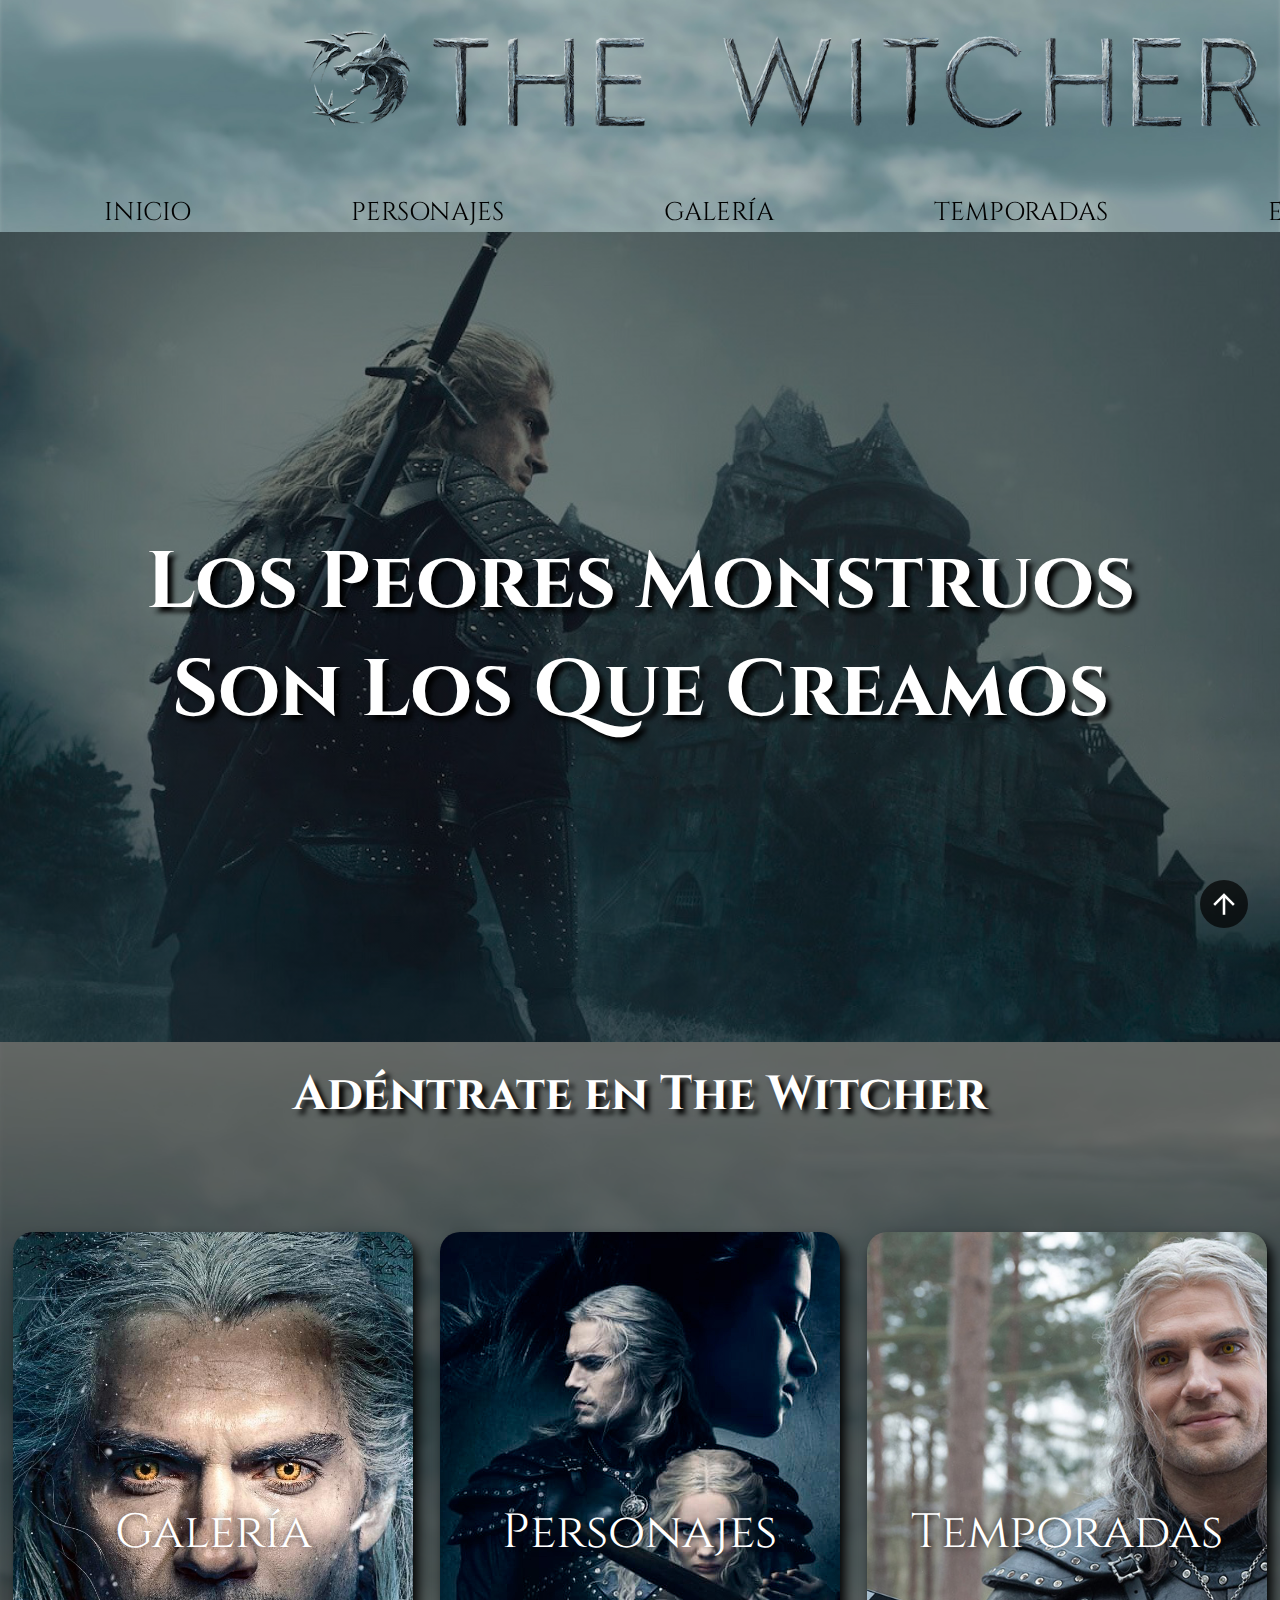
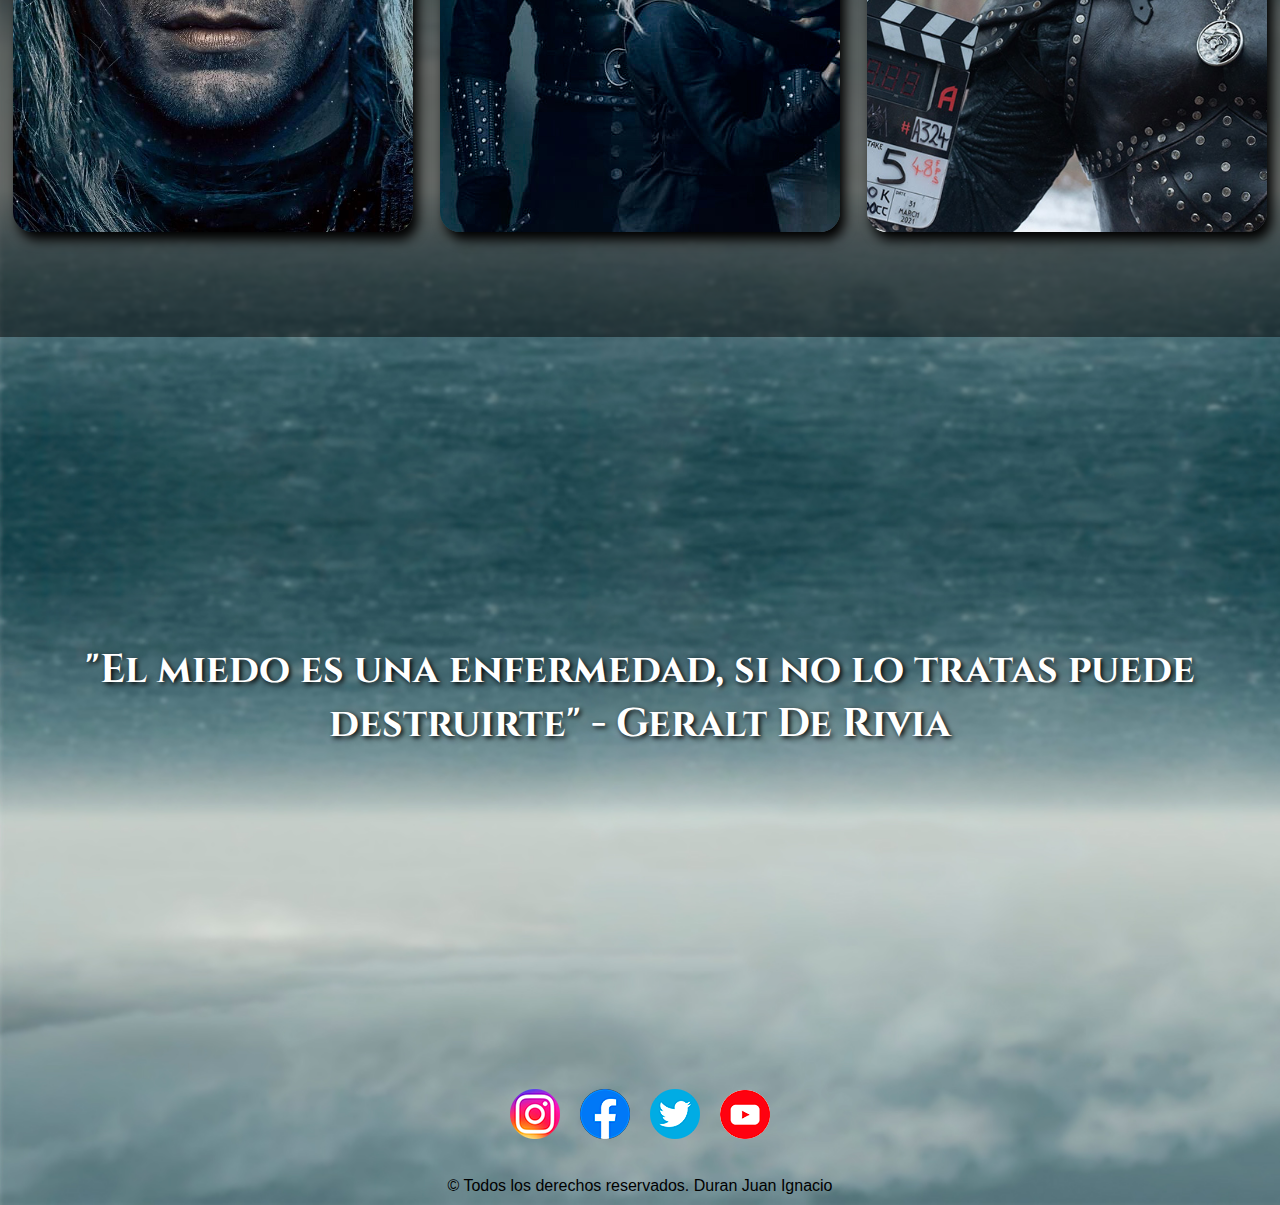
<file: index.html>
<!DOCTYPE html>
<html lang="es">
<head>
    <meta charset="UTF-8">
    <meta http-equiv="X-UA-Compatible" content="IE=edge">
    <meta name="viewport" content="width=device-width, initial-scale=1.0">
    <link href="https://fonts.googleapis.com/css2?family=Rubik&display=swap" rel="stylesheet">
    <link rel="stylesheet" href="https://cdnjs.cloudflare.com/ajax/libs/font-awesome/4.7.0/css/font-awesome.min.css">
    <link rel="stylesheet" href="css/estilos.css">
    <link href="css/lightbox.css" rel="stylesheet" />
    <link rel="preconnect" href="https://fonts.googleapis.com">
    <link rel="preconnect" href="https://fonts.gstatic.com" crossorigin>
    <link href="https://fonts.googleapis.com/css2?family=Cinzel:wght@400..900&display=swap" rel="stylesheet">
    <link href="https://fonts.googleapis.com/css2?family=Material+Symbols+Outlined" rel="stylesheet" />
    <link href='https://unpkg.com/boxicons@2.1.4/css/boxicons.min.css' rel='stylesheet'>
    <link rel="stylesheet" href="https://cdnjs.cloudflare.com/ajax/libs/font-awesome/4.7.0/css/font-awesome.min.css">
    <link rel="icon" type="image/png" sizes="16x16" href="imagenes/favicon2.png">
    <title>The Witcher</title>
</head>
<body>
    <header>
        
        <div class="logo">
            <a href="index.html" class="nav-branding"><img src="imagenes/logo.png" alt="Logo The Witcher"></a>
        </div> 

        <a href="javascript:void(0);" class="icon" onclick="myFunction()"><i class="fa fa-bars"></i></a>
        <nav class="nav-bar" id="menu_bar">
           <ul class="nav-menu">
                <li class="nav-item"><a href="index.html" class="nav-link">INICIO</a></li>
                <li class="nav-item"><a href="personajes.html" class="nav-link">PERSONAJES</a></li>
                <li class="nav-item"><a href="galeria.html" class="nav-link">GALERÍA</a></li>
                <li class="nav-item"><a href="temporadas.html" class="nav-link">TEMPORADAS</a></li>
                <li class="nav-item"><a href="extras.html" class="nav-link">EXTRAS</a></li>
                <li class="nav-item"><a href="contacto.html" class="nav-link">CONTACTO</a></li>
            </ul>
        </nav>
    </header>


      <section id="inicio">  
       <div class="primero">
            <h1>Los Peores Monstruos<br>Son Los Que Creamos</h1>
        </div>  
    </section>

    <!--<section id="introduccion">
        <div class="container">
            <div class="contenedor-imagen"></div>
                <div class="texto">
                <h2>GERALT</h2>
                <p>¡Llegó el momento de la espada y el Hacha!<br>¡Llegó el momento de la Locura y el Desdén!</p>
            </div>
        </div> 
    </section> -->


    <section id="contenido">
        <div class="container">
            <h2 class="titulo">Adéntrate en The Witcher</h2>
            <div class="divisiones">
                   
                        <div class="carta">
                            
                            <a href="galeria.html" class="link-galeria"><img src="imagenes/frente2.jpg" alt="Link a galeria"></a>
                            <p>Galería</p>
                        </div>
                        <div class="carta">
                            <a href="personajes.html" class="link-galeria"><img src="imagenes/gcy.jpg" alt="Link a galeria"></a>
                            <p>Personajes</p>
                        </div>
                        <div class="carta">
                            <a href="temporadas.html" class="link-galeria"><img src="imagenes/extras.jpg" alt="Link a galeria"></a>
                            <p>Temporadas</p>
                        </div>
                    
            </div>
        </div>
    </section>

    <section id="frase">
        <h2>"El miedo es una enfermedad, si no lo tratas puede destruirte" - Geralt De Rivia</h2>
    </section>

    <footer>
        
        <div class="container">
            <a href="https://www.instagram.com/witchernetflix?utm_source=ig_web_button_share_sheet&igsh=ZDNlZDc0MzIxNw==" target="_blank"><img src="imagenes/redes/instagram_mobile.png" alt="Instagram"></a>
            <a href="https://www.facebook.com/TheWitcherEnNetflix/?brand_redir=229625047732276&locale=es_LA" target="_blank"><img src="imagenes/redes/facebook_mobile.png" alt="Facebook"></a>
            <a href="https://x.com/witchernetflix?lang=es" target="_blank"><img src="imagenes/redes/twitter_mobile.png" alt="Twitter"></a>
            <a href="https://www.youtube.com/@Netflix/search?query=the%20witcher" target="_blank"><img src="imagenes/redes/youtube_mobile.png" alt="Youtube"></a>
        </div>
        <p>&copy; Todos los derechos reservados. Duran Juan Ignacio</p>
    </footer>
    <a href="#" class="back-to-top">
        <span class="material-icons">arrow_upward</span>
    </a>
    <script type="text/javascript">
        function myFunction() {
          var x = document.getElementById("menu_bar");
          if (x.className === "") {
            x.className += " responsive";
          } else {
            x.className = "";
          }
        }
    </script>
    <script src="js/lightbox-plus-jquery.min.js"></script>
</body>
</html>
</file>
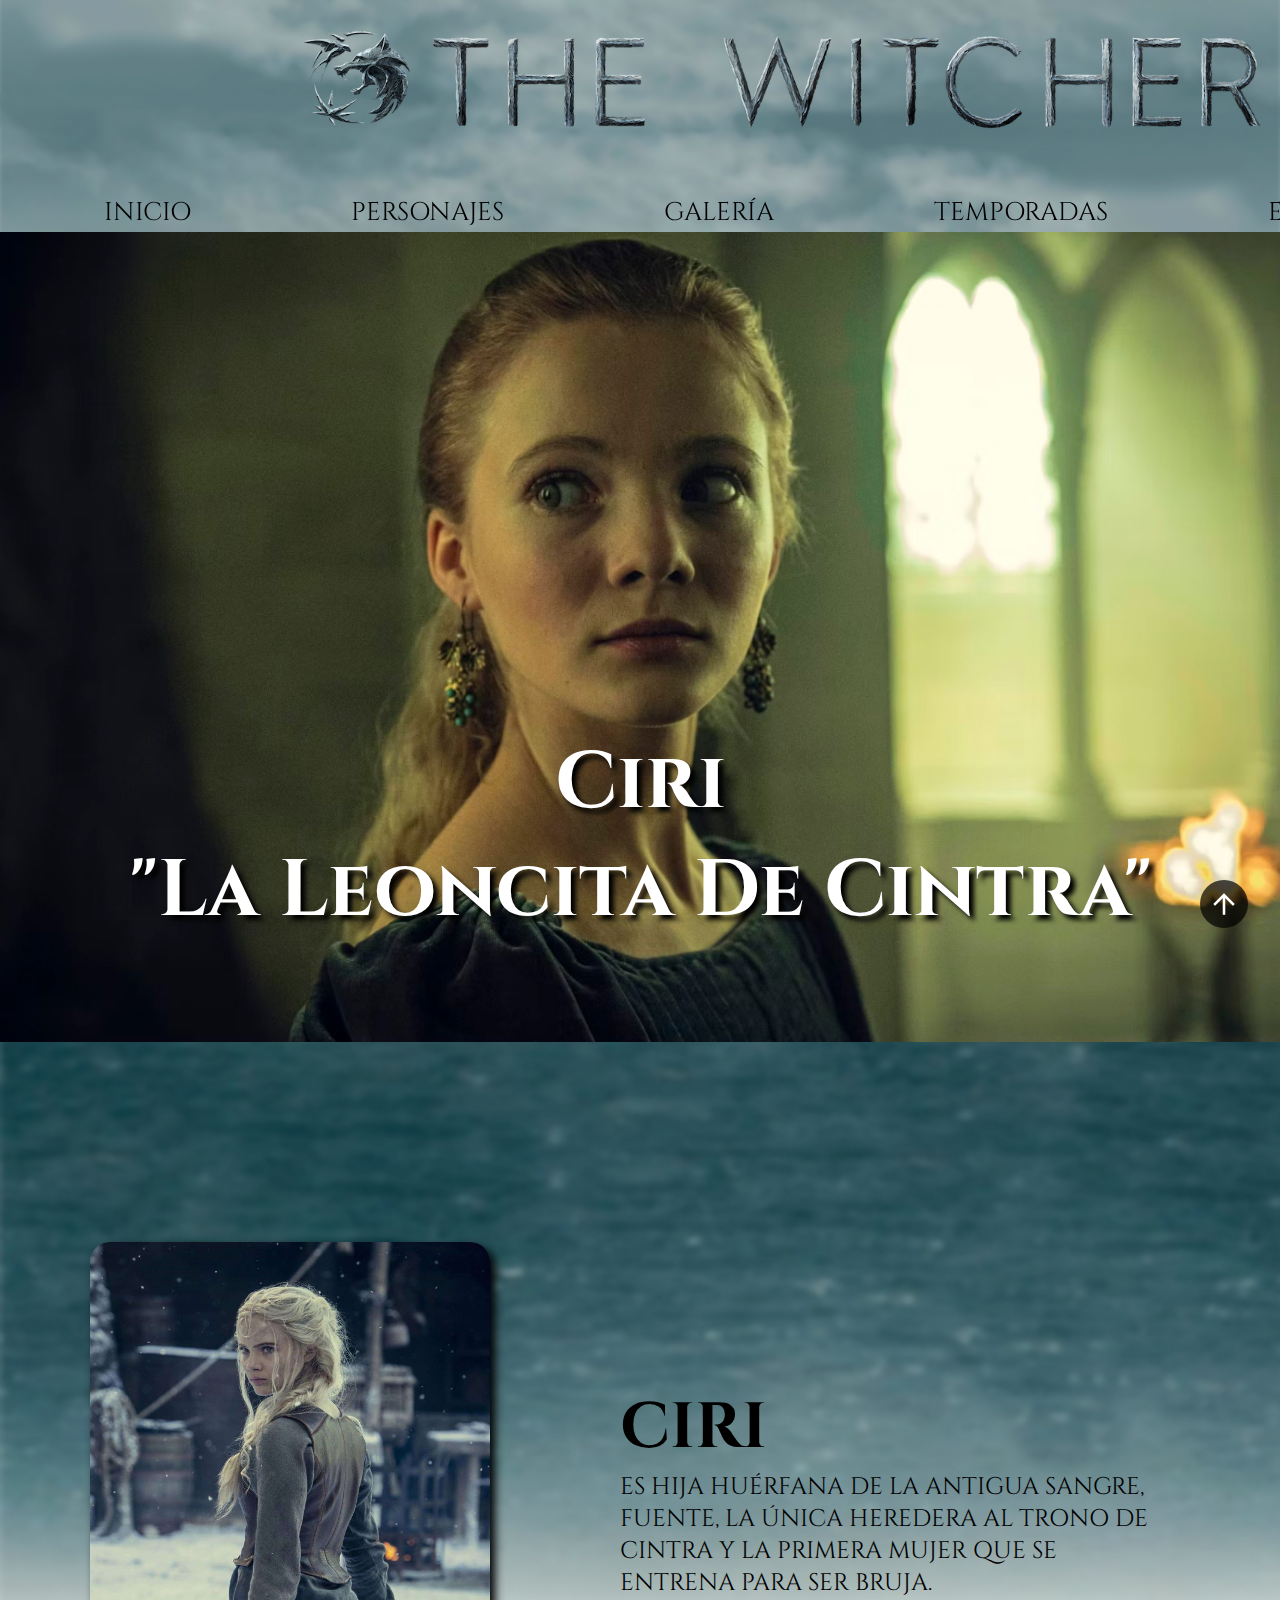
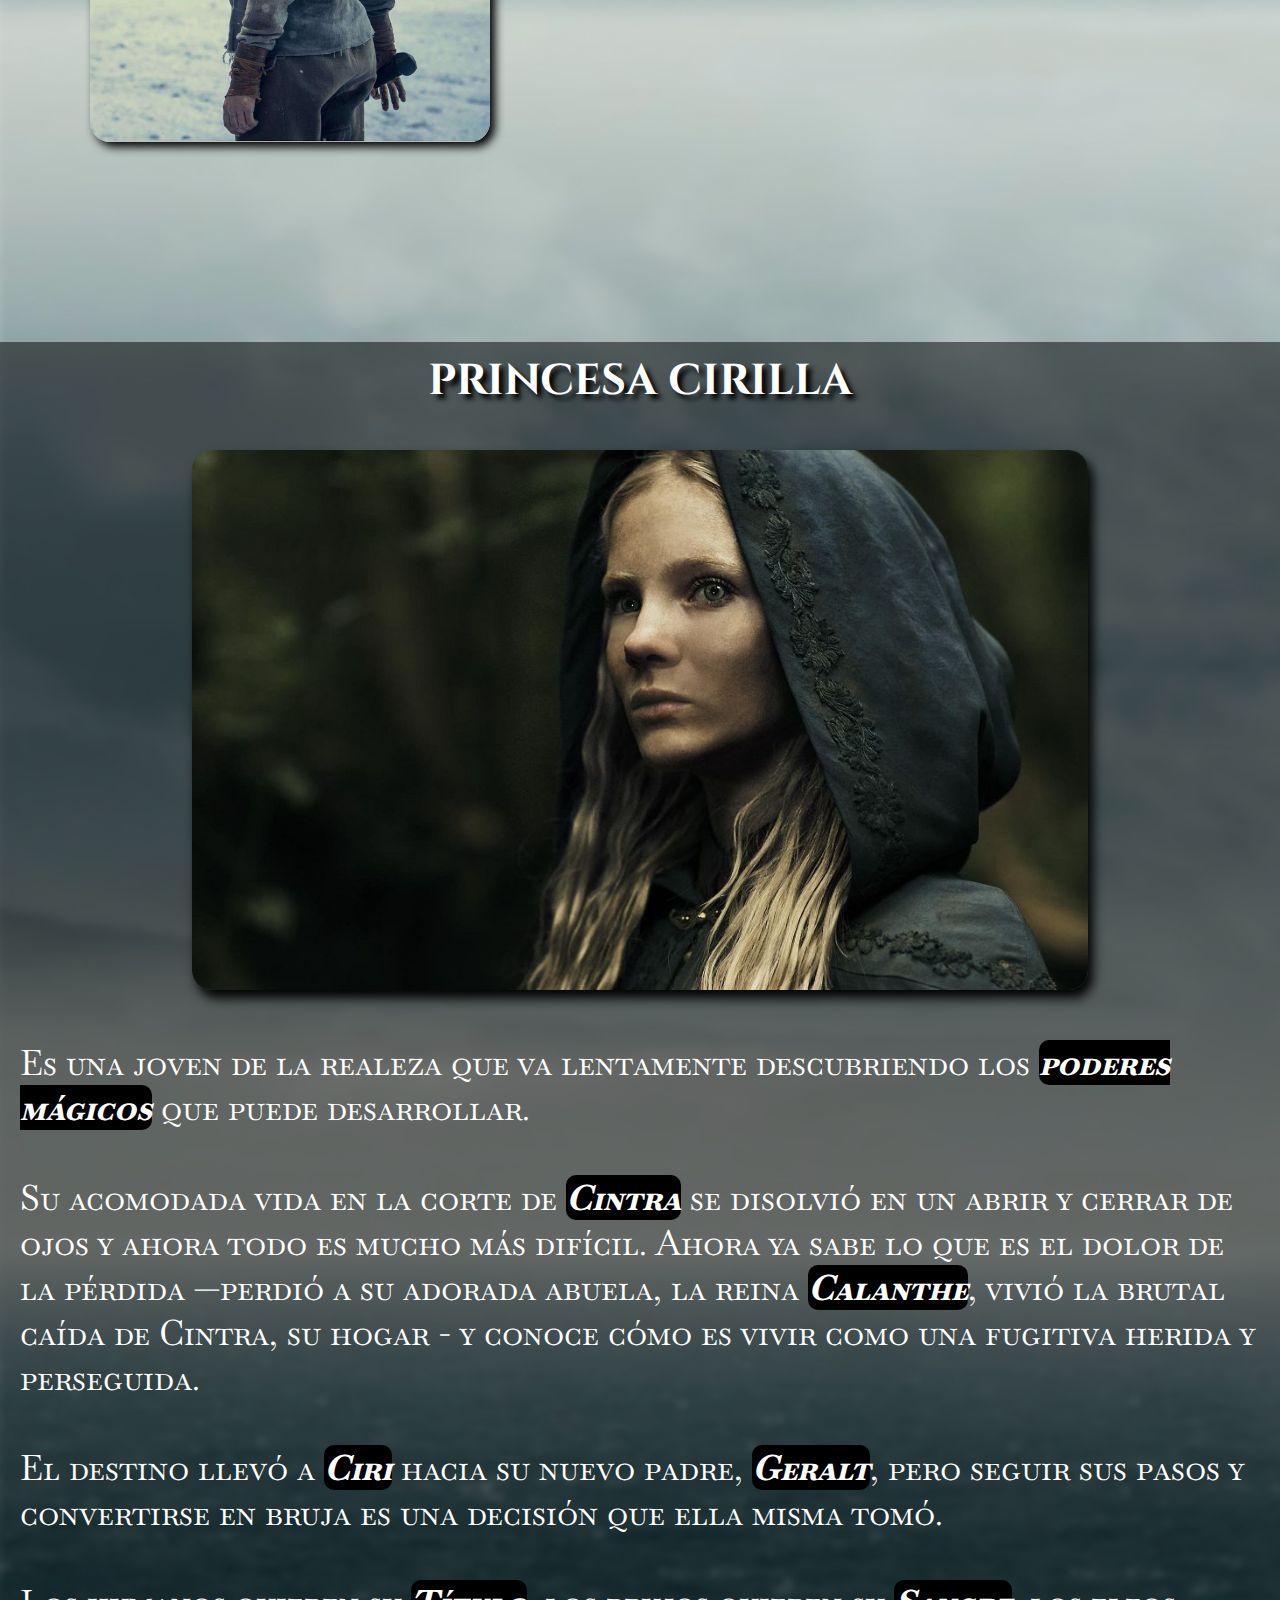
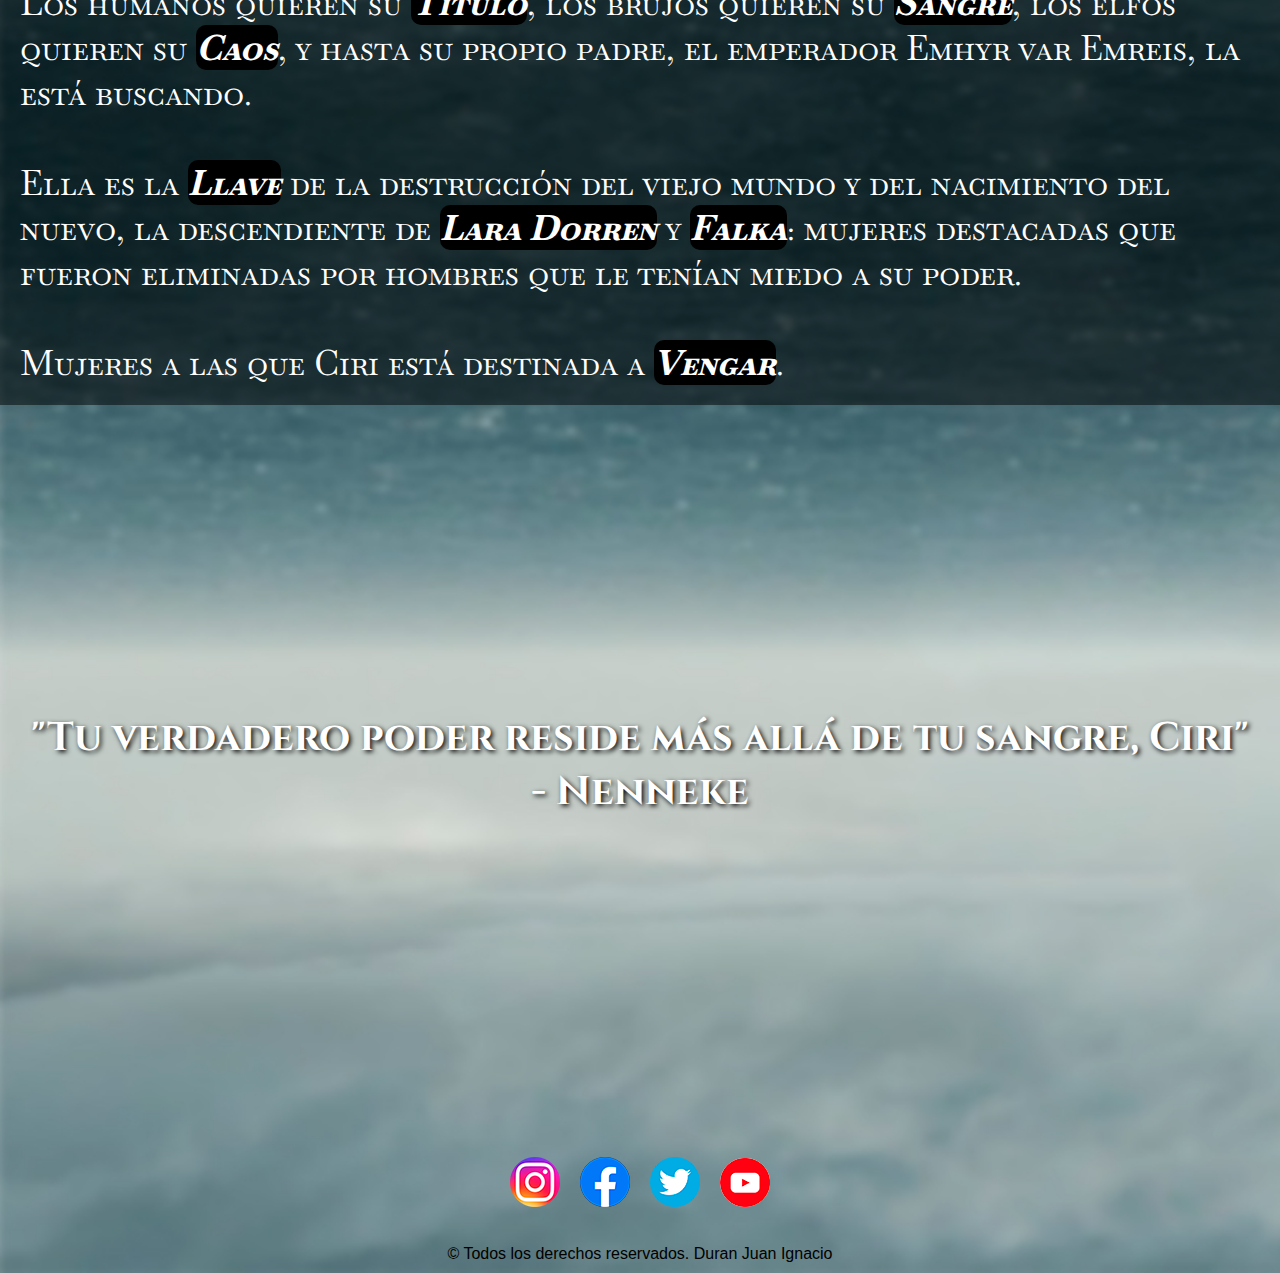
<file: ciri.html>
<!DOCTYPE html>
<html lang="es">
<head>
    <meta charset="UTF-8">
    <meta http-equiv="X-UA-Compatible" content="IE=edge">
    <meta name="viewport" content="width=device-width, initial-scale=1.0">
    <link href="https://fonts.googleapis.com/css2?family=Rubik&display=swap" rel="stylesheet">
    <link rel="stylesheet" href="https://cdnjs.cloudflare.com/ajax/libs/font-awesome/4.7.0/css/font-awesome.min.css">
    <link rel="stylesheet" href="css/estilos.css">
    <link href="css/lightbox.css" rel="stylesheet" />
    <link rel="preconnect" href="https://fonts.googleapis.com">
    <link rel="preconnect" href="https://fonts.gstatic.com" crossorigin>
    <link href="https://fonts.googleapis.com/css2?family=Baskervville+SC&display=swap" rel="stylesheet">
    <link href="https://fonts.googleapis.com/css2?family=Cinzel:wght@400..900&display=swap" rel="stylesheet">
    <link href="https://fonts.googleapis.com/css2?family=Material+Symbols+Outlined" rel="stylesheet" />
    <link href='https://unpkg.com/boxicons@2.1.4/css/boxicons.min.css' rel='stylesheet'>
    <link rel="stylesheet" href="https://cdnjs.cloudflare.com/ajax/libs/font-awesome/4.7.0/css/font-awesome.min.css">
    <link rel="icon" type="image/png" sizes="16x16" href="imagenes/favicon2.png">
    <title>The Witcher - Ciri</title>
</head>
<body>
    <header>
        
        <div class="logo">
            <a href="index.html" class="nav-branding"><img src="imagenes/logo.png" alt="Logo The Witcher"></a>
        </div> 

        <a href="javascript:void(0);" class="icon" onclick="myFunction()"><i class="fa fa-bars"></i></a>
        <nav class="nav-bar" id="menu_bar">
           <ul class="nav-menu">
                <li class="nav-item"><a href="index.html" class="nav-link">INICIO</a></li>
                <li class="nav-item"><a href="personajes.html" class="nav-link">PERSONAJES</a></li>
                <li class="nav-item"><a href="galeria.html" class="nav-link">GALERÍA</a></li>
                <li class="nav-item"><a href="temporadas.html" class="nav-link">TEMPORADAS</a></li>
                <li class="nav-item"><a href="extras.html" class="nav-link">EXTRAS</a></li>
                <li class="nav-item"><a href="contacto.html" class="nav-link">CONTACTO</a></li>
                
            </ul>
        </nav>
    </header>


    <section id="inicio-ciri">
       <div class="primero-ciri">
            <h1>Ciri<br>"La Leoncita De Cintra"</h1>
        </div>  
    </section>

    <section id="introduccion-ciri">
        <div class="container-ciri">
            <div class="contenedor-imagen-ciri"></div>
                <div class="texto-ciri">
                <h2>CIRI</h2>
                <p>
                    ES HIJA HUÉRFANA DE LA ANTIGUA SANGRE, FUENTE, LA ÚNICA HEREDERA AL TRONO
                    DE CINTRA Y LA PRIMERA MUJER QUE SE ENTRENA PARA SER BRUJA.
                </p>
            </div>
        </div> 
    </section>

    <section id="contenido-ciri">
        <div class="container-ciri">
            <h2 class="titulo-ciri">PRINCESA CIRILLA</h2>
            <div class="divisiones-ciri">
                   
                        <div class="carta-ciri">
                            <img src="imagenes/galeria/cirifrente.jpg" alt="foto de ciri"></a>
                        </div>       
                        <div class="parrafo-ciri">
                            <p>
                                Es una joven de la realeza que va lentamente descubriendo los <span class="resaltar-geralt">poderes mágicos</span> que puede desarrollar. <br><br>
                                Su acomodada vida en la corte de <span class="resaltar-geralt">Cintra</span> se disolvió en un abrir y cerrar de ojos y ahora todo es mucho más difícil. Ahora ya sabe lo que es el dolor de la pérdida —perdió a su adorada abuela, la reina <span class="resaltar-geralt">Calanthe</span>, vivió la brutal caída de Cintra, su hogar - y conoce cómo es vivir como una fugitiva herida y perseguida.
                                <br><br>El destino llevó a <span class="resaltar-geralt">Ciri</span> hacia su nuevo padre, <span class="resaltar-geralt">Geralt</span>, pero seguir sus pasos y convertirse en bruja es una decisión que ella misma tomó. <br><br>
                                Los humanos quieren su <span class="resaltar-geralt">Título</span>, los brujos quieren su <span class="resaltar-geralt">Sangre</span>, los elfos quieren su <span class="resaltar-geralt">Caos</span>, y hasta su propio padre, el emperador Emhyr var Emreis, la está buscando. <br><br>
                                Ella es la <span class="resaltar-geralt">Llave</span> de la destrucción del viejo mundo y del nacimiento del nuevo, la descendiente de <span class="resaltar-geralt">Lara Dorren</span> y <span class="resaltar-geralt">Falka</span>: mujeres destacadas que fueron eliminadas por hombres que le tenían miedo a su poder. <br><br>Mujeres a las que Ciri está destinada a <span class="resaltar-geralt">Vengar</span>. 
                            </p>
                            
                        </div>
                        
            </div>
        </div>
    </section>

    

    <section id="frase">
        <h2>"Tu verdadero poder reside más allá de tu sangre, Ciri" - Nenneke</h2>
    </section>

    <footer>
        
        <div class="container">
            <a href="https://www.instagram.com/witchernetflix?utm_source=ig_web_button_share_sheet&igsh=ZDNlZDc0MzIxNw==" target="_blank"><img src="imagenes/redes/instagram_mobile.png" alt="Instagram"></a>
            <a href="https://www.facebook.com/TheWitcherEnNetflix/?brand_redir=229625047732276&locale=es_LA" target="_blank"><img src="imagenes/redes/facebook_mobile.png" alt="Facebook"></a>
            <a href="https://x.com/witchernetflix?lang=es" target="_blank"><img src="imagenes/redes/twitter_mobile.png" alt="Twitter"></a>
            <a href="https://www.youtube.com/@Netflix/search?query=the%20witcher" target="_blank"><img src="imagenes/redes/youtube_mobile.png" alt="Youtube"></a>
        </div>
        <p>&copy; Todos los derechos reservados. Duran Juan Ignacio</p>
    </footer>
    <a href="#" class="back-to-top">
        <span class="material-icons">arrow_upward</span>
    </a>
    <script type="text/javascript">
        function myFunction() {
          var x = document.getElementById("menu_bar");
          if (x.className === "") {
            x.className += " responsive";
          } else {
            x.className = "";
          }
        }
    </script>
    <script src="js/lightbox-plus-jquery.min.js"></script>
</body>
</html>
</file>
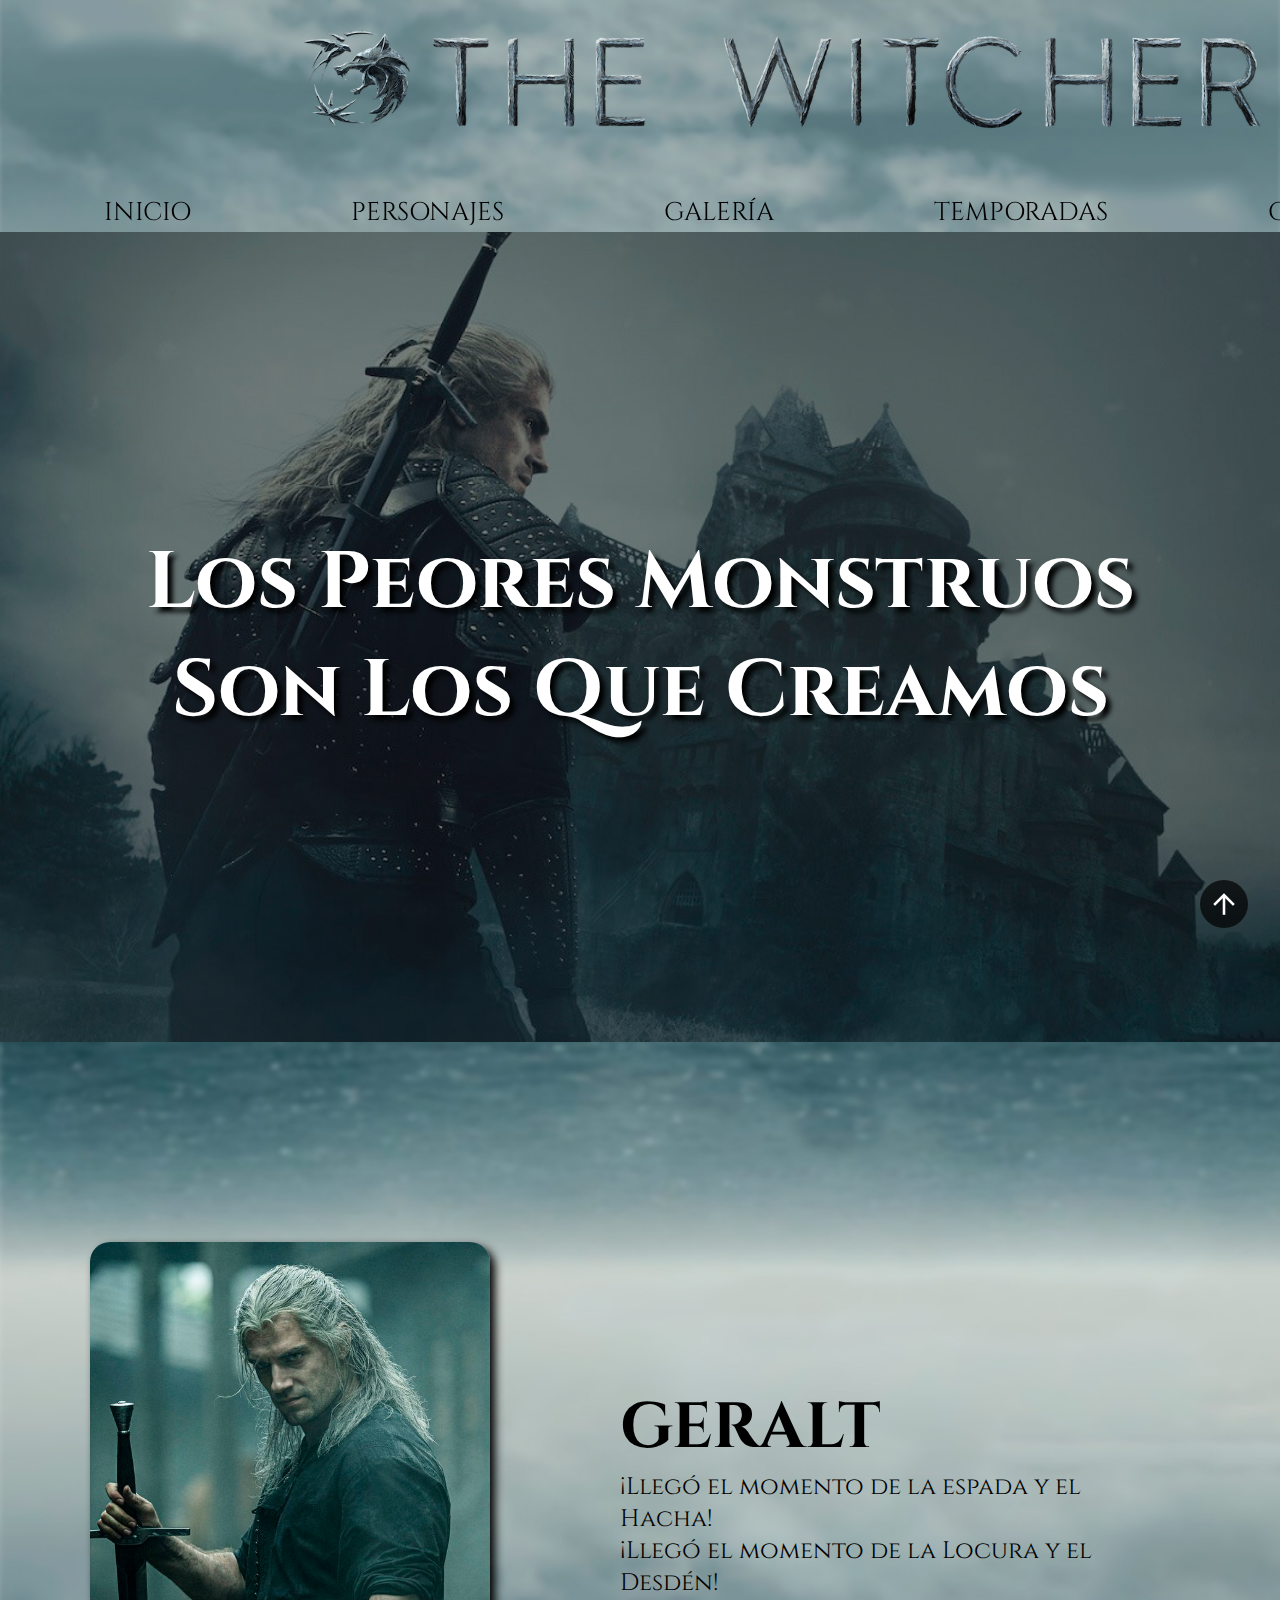
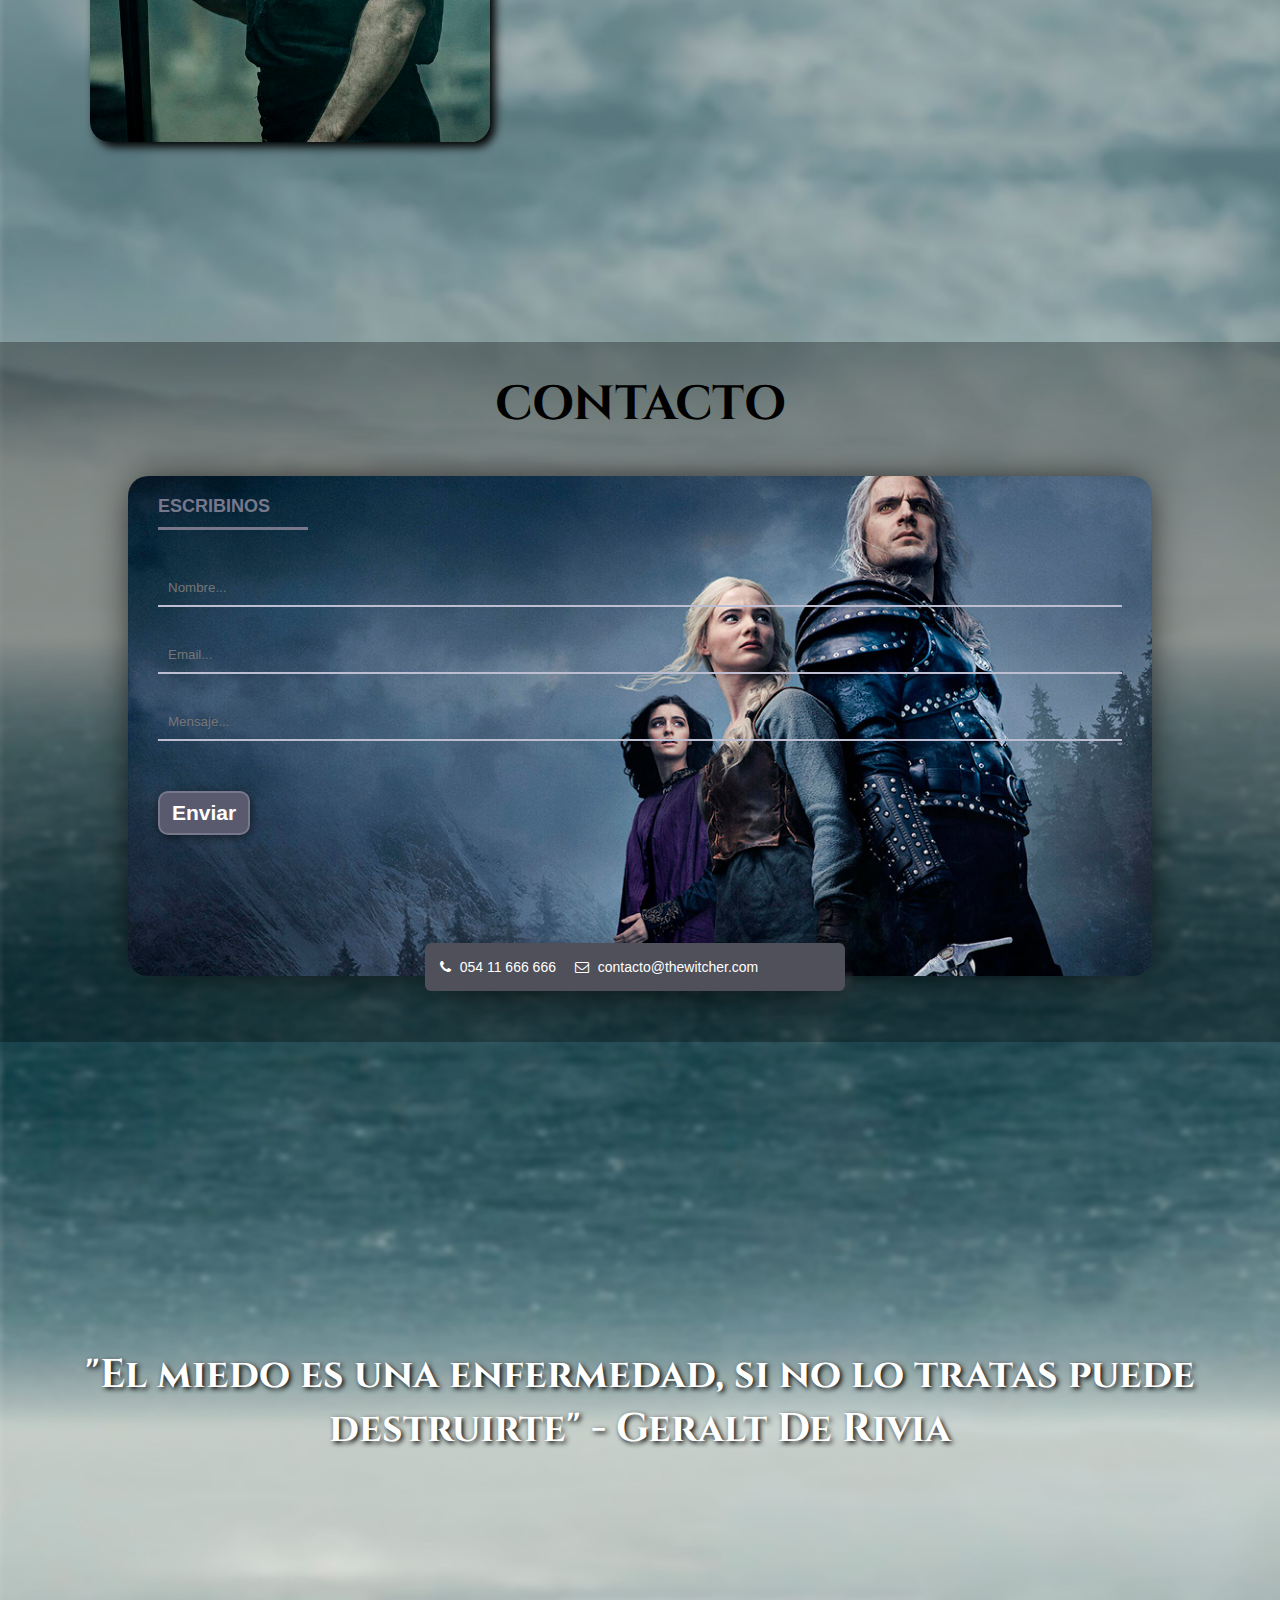
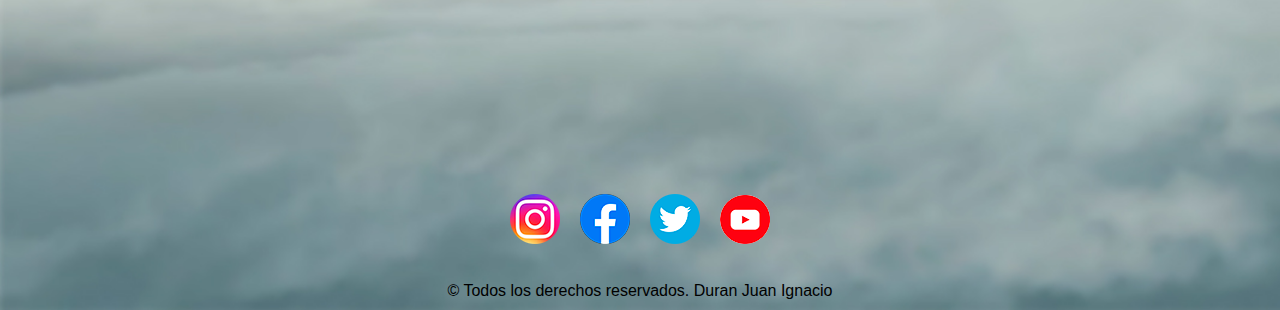
<file: contacto.html>
<!DOCTYPE html>
<html lang="es">
<head>
    <meta charset="UTF-8">
    <meta http-equiv="X-UA-Compatible" content="IE=edge">
    <meta name="viewport" content="width=device-width, initial-scale=1.0">
    <link href="https://fonts.googleapis.com/css2?family=Rubik&display=swap" rel="stylesheet">
    <link rel="stylesheet" href="https://cdnjs.cloudflare.com/ajax/libs/font-awesome/4.7.0/css/font-awesome.min.css">
    <link rel="stylesheet" href="css/estilos.css">
    <link href="css/lightbox.css" rel="stylesheet" />
    <link rel="preconnect" href="https://fonts.googleapis.com">
    <link rel="preconnect" href="https://fonts.gstatic.com" crossorigin>
    <link href="https://fonts.googleapis.com/css2?family=Cinzel:wght@400..900&display=swap" rel="stylesheet">
    <link href="https://fonts.googleapis.com/css2?family=Material+Symbols+Outlined" rel="stylesheet" />
    <link href='https://unpkg.com/boxicons@2.1.4/css/boxicons.min.css' rel='stylesheet'>
    <link rel="stylesheet" href="https://cdnjs.cloudflare.com/ajax/libs/font-awesome/4.7.0/css/font-awesome.min.css">
    <title>The Witcher</title>
</head>
<body>
    <header>
        
        <div class="logo">
            <a href="index.html" class="nav-branding"><img src="imagenes/logo.png" alt="Logo The Witcher"></a>
        </div> 

        <a href="javascript:void(0);" class="icon" onclick="myFunction()"><i class="fa fa-bars"></i></a>
        <nav class="nav-bar" id="menu_bar">
           <ul class="nav-menu">
                <li class="nav-item"><a href="index.html" class="nav-link">INICIO</a></li>
                <li class="nav-item"><a href="personajes.html" class="nav-link">PERSONAJES</a></li>
                <li class="nav-item"><a href="galeria.html" class="nav-link">GALERÍA</a></li>
                <li class="nav-item"><a href="temporadas.html" class="nav-link">TEMPORADAS</a></li>
                <li class="nav-item"><a href="contacto.html" class="nav-link">CONTACTO</a></li>
            </ul>
        </nav>
    </header>


    <section id="inicio">
       <div class="primero">
            <h1>Los Peores Monstruos<br>Son Los Que Creamos</h1>
        </div>  
    </section>

    <section id="introduccion">
        <div class="container">
            <div class="contenedor-imagen"></div>
                <div class="texto">
                <h2>GERALT</h2>
                <p>¡Llegó el momento de la espada y el Hacha!<br>¡Llegó el momento de la Locura y el Desdén!</p>
            </div>
        </div> 
    </section>


    

    <section id="seccion-formulario">
        <div class="contacto-titulo" id>
            <div class="cont">
                <h3>CONTACTO</h3>
            </div>
        </div>

        <article class="secundario">
            <form class="form">
                <h3 class="contacto">ESCRIBINOS</h3>
                <input placeholder="Nombre..."></input>
                <input placeholder="Email..."></input>
                <input placeholder="Mensaje..."></input>
                <button>Enviar</button>
                <div class="pie_contacto">
                    <span class="fa fa-phone"></span> 054 11 666 666
                    <span class="fa fa-envelope-o"></span> contacto@thewitcher.com
                </div>
            </form>
        </article>
    </section>

    <section id="frase">
        <h2>"El miedo es una enfermedad, si no lo tratas puede destruirte" - Geralt De Rivia</h2>
    </section>

    <footer>
        
        <div class="container">
            <a href="https://www.instagram.com/witchernetflix?utm_source=ig_web_button_share_sheet&igsh=ZDNlZDc0MzIxNw=="><img src="imagenes/redes/instagram_mobile.png" alt="Instagram"></a>
            <a href="https://www.instagram.com/witchernetflix?utm_source=ig_web_button_share_sheet&igsh=ZDNlZDc0MzIxNw=="><img src="imagenes/redes/facebook_mobile.png" alt="Facebook"></a>
            <a href="https://www.instagram.com/witchernetflix?utm_source=ig_web_button_share_sheet&igsh=ZDNlZDc0MzIxNw=="><img src="imagenes/redes/twitter_mobile.png" alt="Twitter"></a>
            <a href="https://www.instagram.com/witchernetflix?utm_source=ig_web_button_share_sheet&igsh=ZDNlZDc0MzIxNw=="><img src="imagenes/redes/youtube_mobile.png" alt="Youtube"></a>
        </div>
        <p>&copy; Todos los derechos reservados. Duran Juan Ignacio</p>
    </footer>
    <a href="#" class="back-to-top">
        <span class="material-icons">arrow_upward</span>
    </a>
    <script type="text/javascript">
        function myFunction() {
          var x = document.getElementById("menu_bar");
          if (x.className === "") {
            x.className += " responsive";
          } else {
            x.className = "";
          }
        }
    </script>
    <script src="js/lightbox-plus-jquery.min.js"></script>
</body>
</html>
</file>
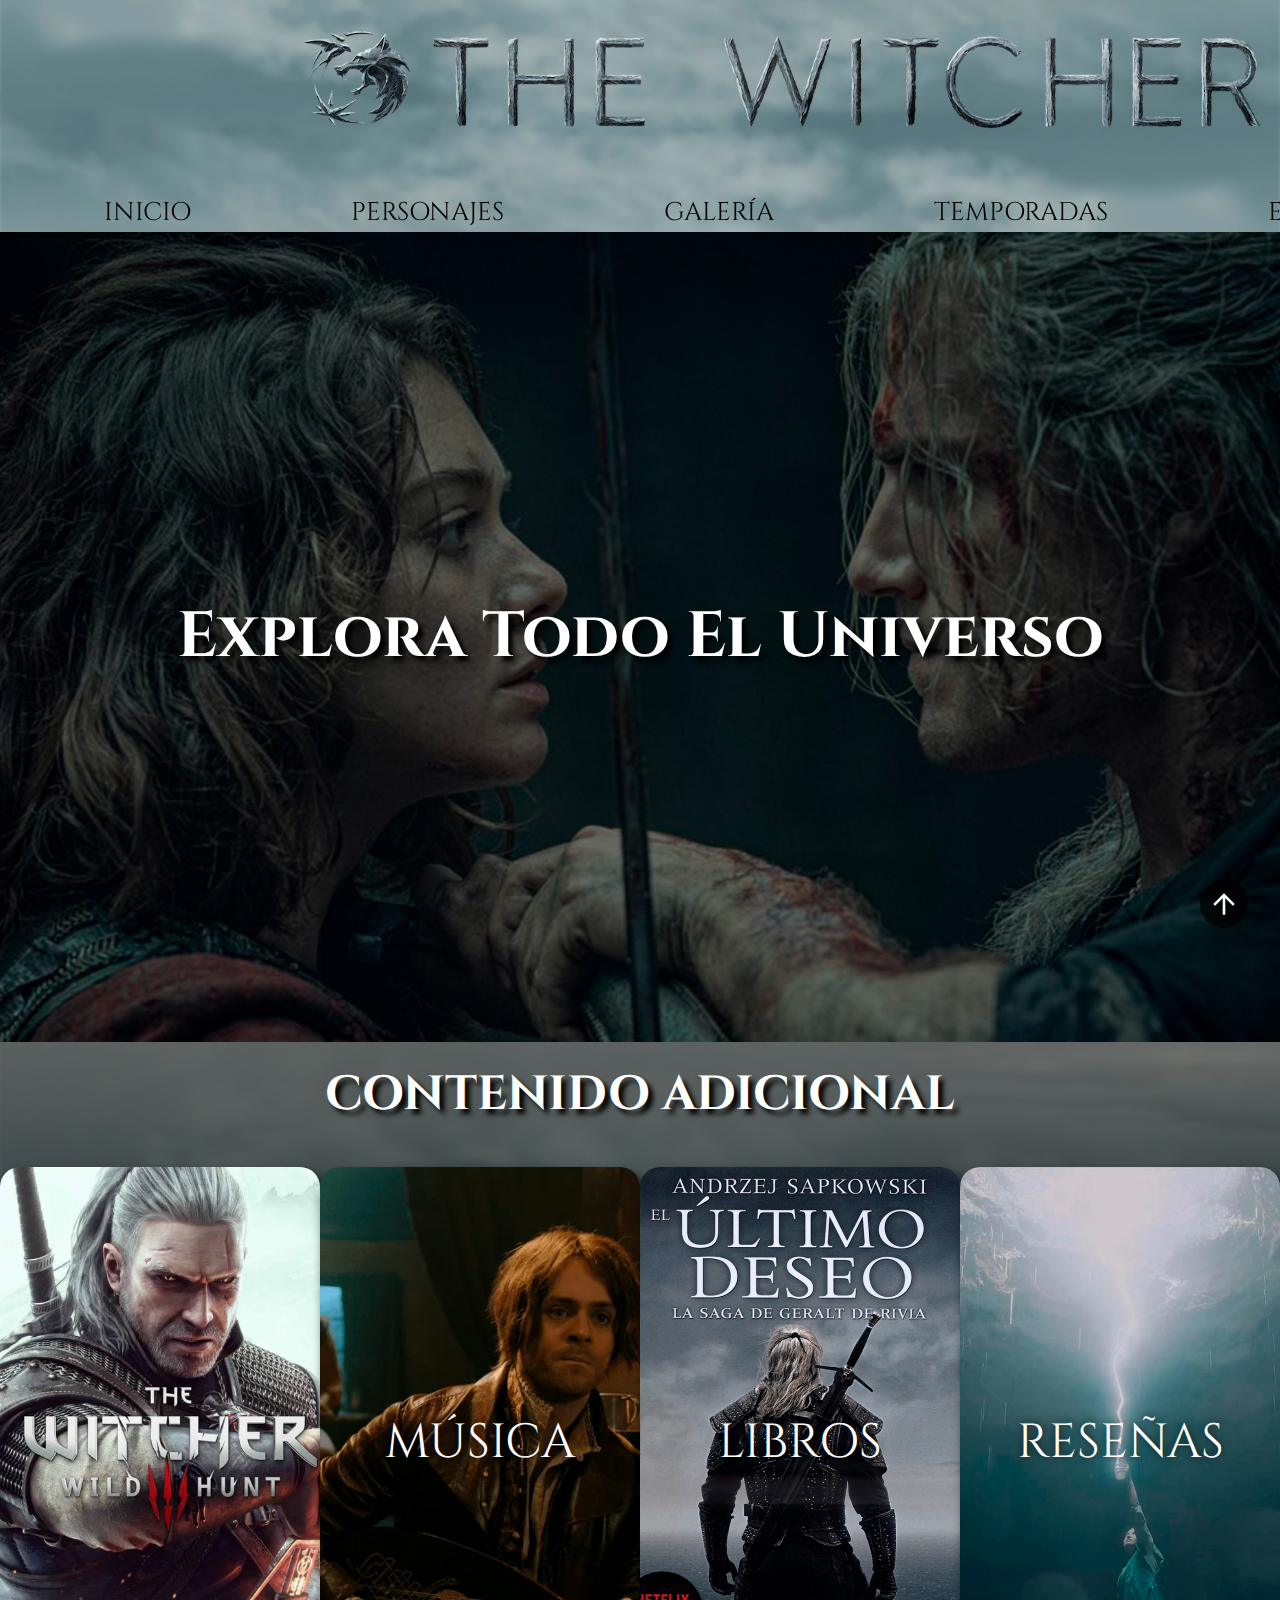
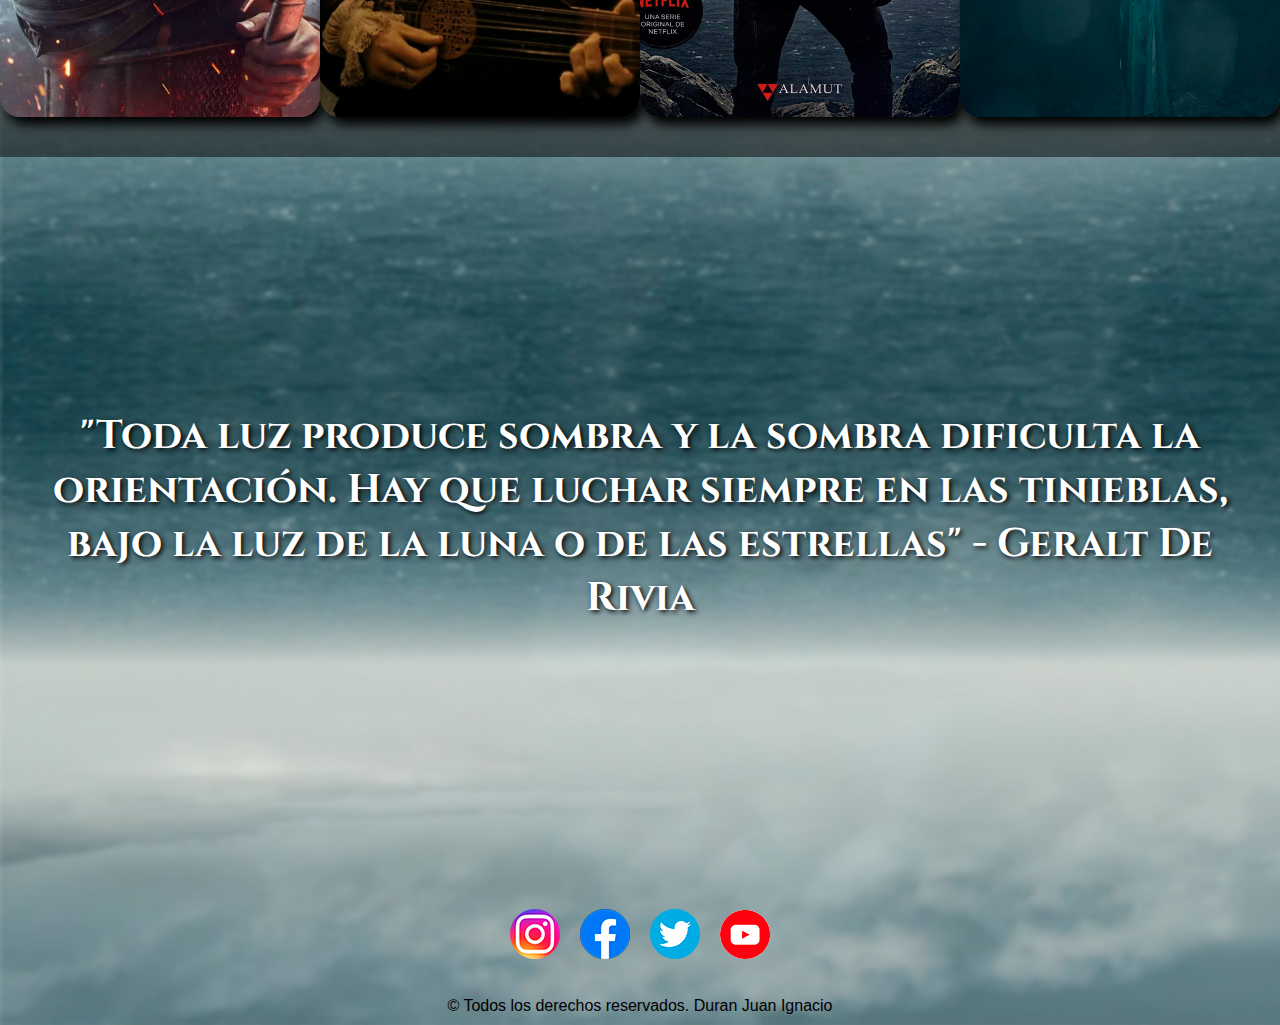
<file: extras.html>
<!DOCTYPE html>
<html lang="es">
<head>
    <meta charset="UTF-8">
    <meta http-equiv="X-UA-Compatible" content="IE=edge">
    <meta name="viewport" content="width=device-width, initial-scale=1.0">
    <link href="https://fonts.googleapis.com/css2?family=Rubik&display=swap" rel="stylesheet">
    <link rel="stylesheet" href="https://cdnjs.cloudflare.com/ajax/libs/font-awesome/4.7.0/css/font-awesome.min.css">
    <link rel="stylesheet" href="css/estilos.css">
    <link href="css/lightbox.css" rel="stylesheet" />
    <link rel="preconnect" href="https://fonts.googleapis.com">
    <link rel="preconnect" href="https://fonts.gstatic.com" crossorigin>
    <link href="https://fonts.googleapis.com/css2?family=Cinzel:wght@400..900&display=swap" rel="stylesheet">
    <link href="https://fonts.googleapis.com/css2?family=Material+Symbols+Outlined" rel="stylesheet" />
    <link href='https://unpkg.com/boxicons@2.1.4/css/boxicons.min.css' rel='stylesheet'>
    <link rel="stylesheet" href="https://cdnjs.cloudflare.com/ajax/libs/font-awesome/4.7.0/css/font-awesome.min.css">
    <link rel="icon" type="image/png" sizes="16x16" href="imagenes/favicon2.png">
    <title>The Witcher - Extras</title>
</head>
<body>
    <header>
        
        <div class="logo">
            <a href="index.html" class="nav-branding"><img src="imagenes/logo.png" alt="Logo The Witcher"></a>
        </div> 

        <a href="javascript:void(0);" class="icon" onclick="myFunction()"><i class="fa fa-bars"></i></a>
        <nav class="nav-bar" id="menu_bar">
           <ul class="nav-menu">
                <li class="nav-item"><a href="index.html" class="nav-link">INICIO</a></li>
                <li class="nav-item"><a href="personajes.html" class="nav-link">PERSONAJES</a></li>
                <li class="nav-item"><a href="galeria.html" class="nav-link">GALERÍA</a></li>
                <li class="nav-item"><a href="temporadas.html" class="nav-link">TEMPORADAS</a></li>
                <li class="nav-item"><a href="extras.html" class="nav-link">EXTRAS</a></li>
                <li class="nav-item"><a href="contacto.html" class="nav-link">CONTACTO</a></li>
                
            </ul>
        </nav>
    </header>


    <section id="inicio-extras">
       <div class="primero">
            <h1>Explora Todo El Universo</h1>
        </div>  
    </section>

    <!-- <section id="introduccion-extras"> 
        <div class="container-extras">
            <div class="contenedor-imagen-extras"></div>
                <div class="texto-extras">
                <h2>GERALT</h2>
                <p>¡Llegó el momento de la espada y el Hacha!<br>¡Llegó el momento de la Locura y el Desdén!</p>
            </div>
        </div> 
    </section>-->

    <section id="contenido-personajes">
        <div class="container-personajes">
            <h2 class="titulo-personajes">CONTENIDO ADICIONAL</h2>
            <div class="divisiones-personajes">
                   
                        <div class="carta-personajes">
                            <a href="https://www.thewitcher.com/us/es/" target="_blank" class="link-galeria"><img src="imagenes/juego.jpg" alt="Link a página de los juegos"></a>
                            <p></p>
                        </div>
                        <div class="carta-personajes">
                            <a href="https://open.spotify.com/intl-es/album/5tdmyKWNxDlCvYCdJQKGoS" target="_blank" class="link-galeria"><img src="imagenes/ps/jaskier5.jpg" alt="Link a spotify"></a>
                            <p>MÚSICA</p>
                        </div>
                        <div class="carta-personajes">
                            <a href="https://www.google.com/search?client=opera-gx&hs=AeI&sca_esv=2b12c3360a80dc51&sca_upv=1&sxsrf=ADLYWIIHecUJkfRunjgn6iBXE0SF1RKE6g:1720305811878&q=El+último+deseo&stick=H4sIAAAAAAAAAONgFuLUz9U3MMrIMrBU4gIzq8zNCyu15LKTrfST8vOz9XMyS1KLEosq44tTizJTi61AgsWLWAVccxQO78opyczNV0hJLU7NBwDFzpv8TAAAAA&sa=X&ved=2ahUKEwiPqsnGvpOHAxWQF7kGHcsyAYMQ9OUBegQIKRAD&biw=1879&bih=939&dpr=1#wptab=si:ACC90nxuVQO9WBG-fCGFSorfPFXlTsuotohj0L19yuxQP6SwNY0cROz1y3CplwTA1tuHD0Cax7gGK4elX5-7-xQsudCYhPNrQ0RE_JnhTNnR0CiZk3nIypU%3D" target="_blank" class="link-galeria"><img src="imagenes/ps/libros.jpg" alt="Link a libros"></a>
                            <p>LIBROS</p>
                        </div>
                        <div class="carta-personajes">
                            <a href="https://www.filmaffinity.com/es/reviews2/1/647070.html" target="_blank" class="link-galeria"><img src="imagenes/ps/caos-jpg.jpg" alt="Link a reseñas"></a>
                            <p>RESEÑAS</p>
                        </div>
                    
            </div>
        </div>
    </section>

    

    <section id="frase">
        <h2>"Toda luz produce sombra y la sombra dificulta la orientación. Hay que luchar siempre en las tinieblas, bajo la luz de la luna o de las estrellas" - Geralt De Rivia</h2>
    </section>

    <footer>
        
        <div class="container">
            <a href="https://www.instagram.com/witchernetflix?utm_source=ig_web_button_share_sheet&igsh=ZDNlZDc0MzIxNw==" target="_blank"><img src="imagenes/redes/instagram_mobile.png" alt="Instagram"></a>
            <a href="https://www.facebook.com/TheWitcherEnNetflix/?brand_redir=229625047732276&locale=es_LA" target="_blank"><img src="imagenes/redes/facebook_mobile.png" alt="Facebook"></a>
            <a href="https://x.com/witchernetflix?lang=es" target="_blank"><img src="imagenes/redes/twitter_mobile.png" alt="Twitter"></a>
            <a href="https://www.youtube.com/@Netflix/search?query=the%20witcher" target="_blank"><img src="imagenes/redes/youtube_mobile.png" alt="Youtube"></a>
        </div>
        <p>&copy; Todos los derechos reservados. Duran Juan Ignacio</p>
    </footer>
    <a href="#" class="back-to-top">
        <span class="material-icons">arrow_upward</span>
    </a>
    <script type="text/javascript">
        function myFunction() {
          var x = document.getElementById("menu_bar");
          if (x.className === "") {
            x.className += " responsive";
          } else {
            x.className = "";
          }
        }
    </script>
    <script src="js/lightbox-plus-jquery.min.js"></script>
</body>
</html>
</file>
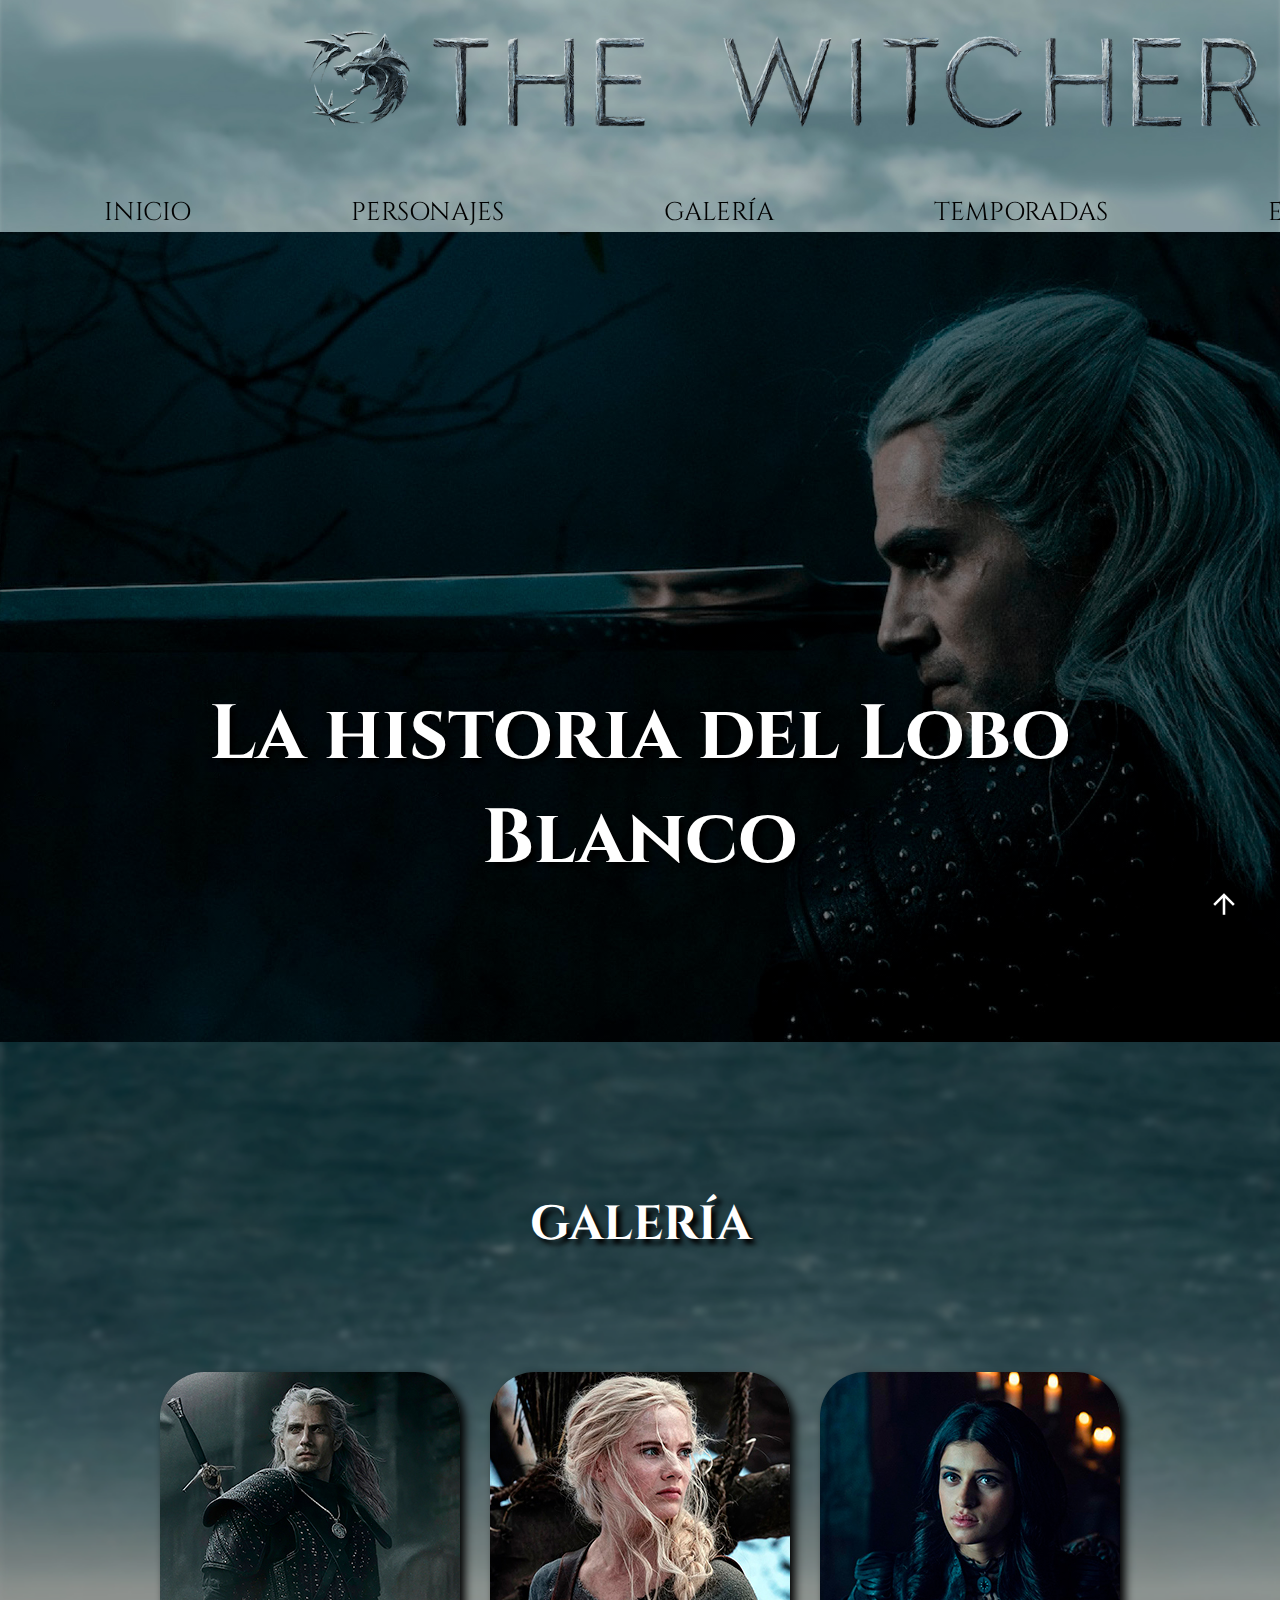
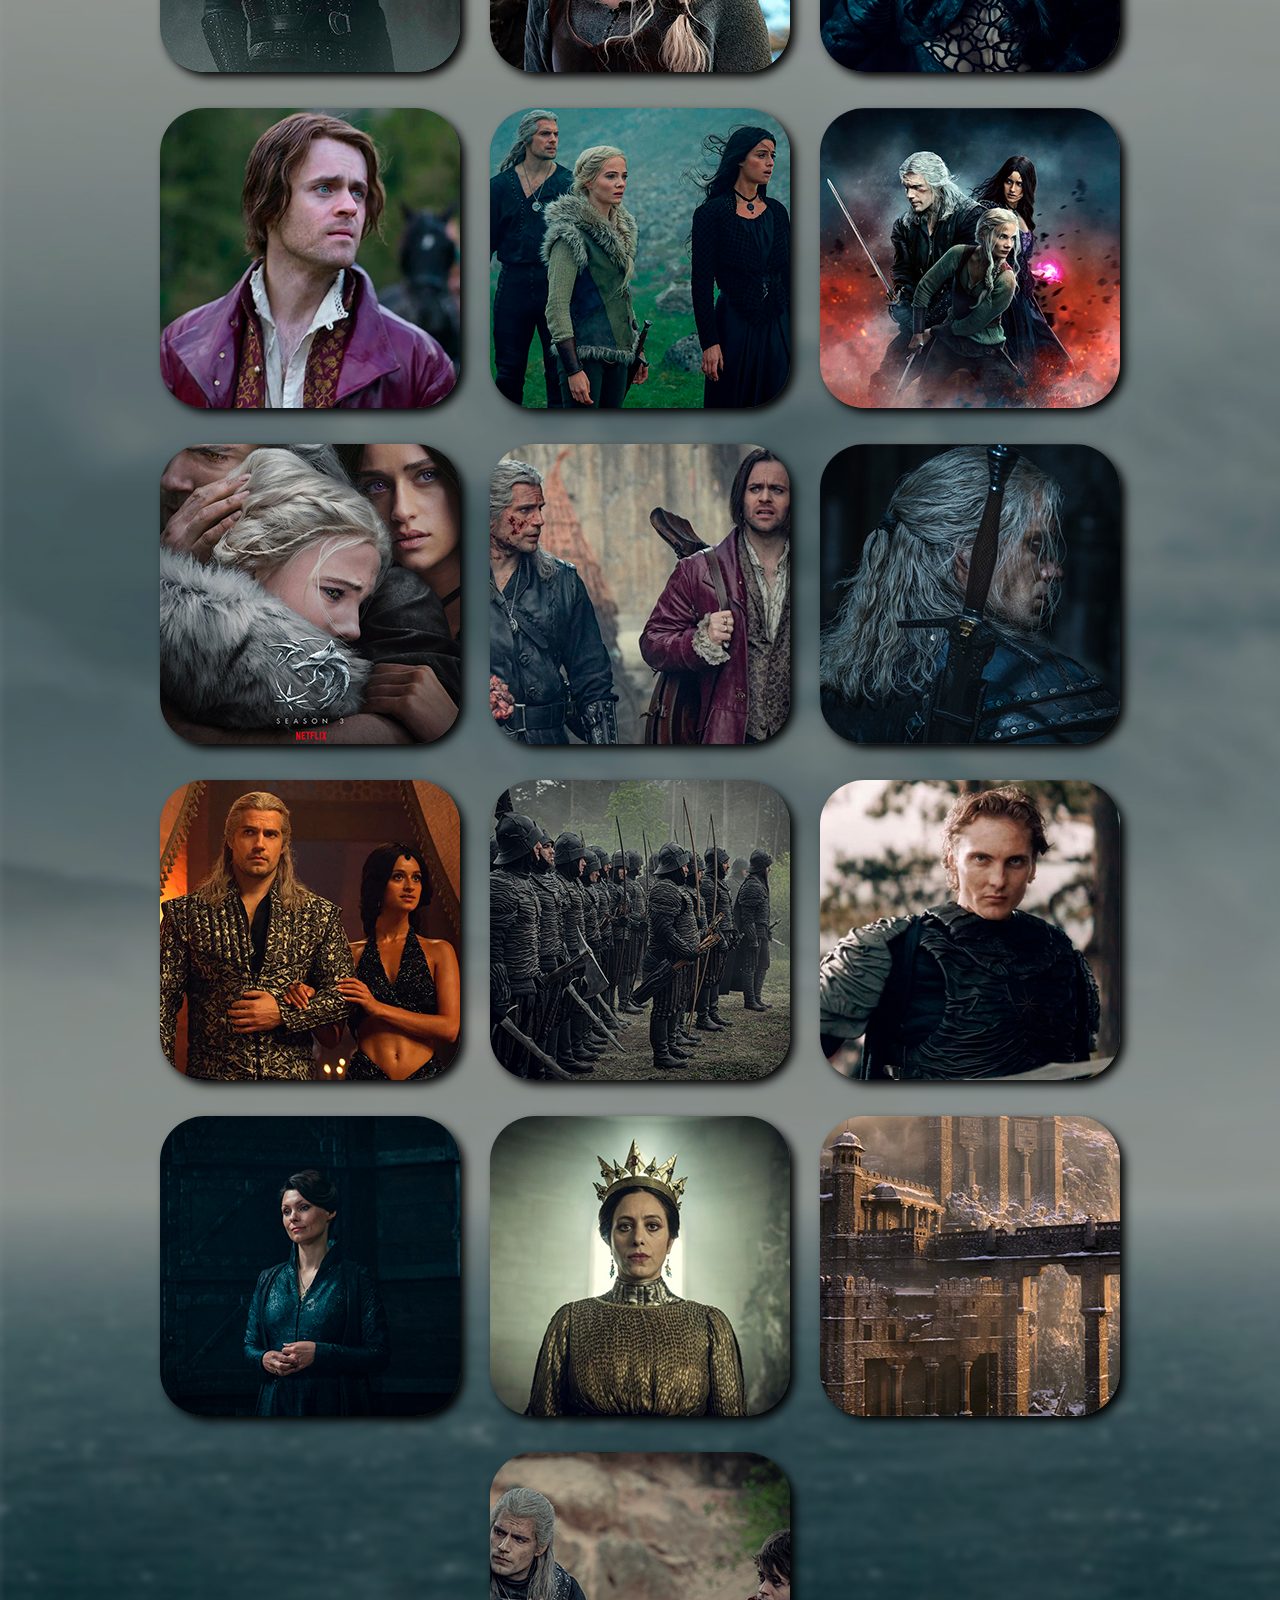
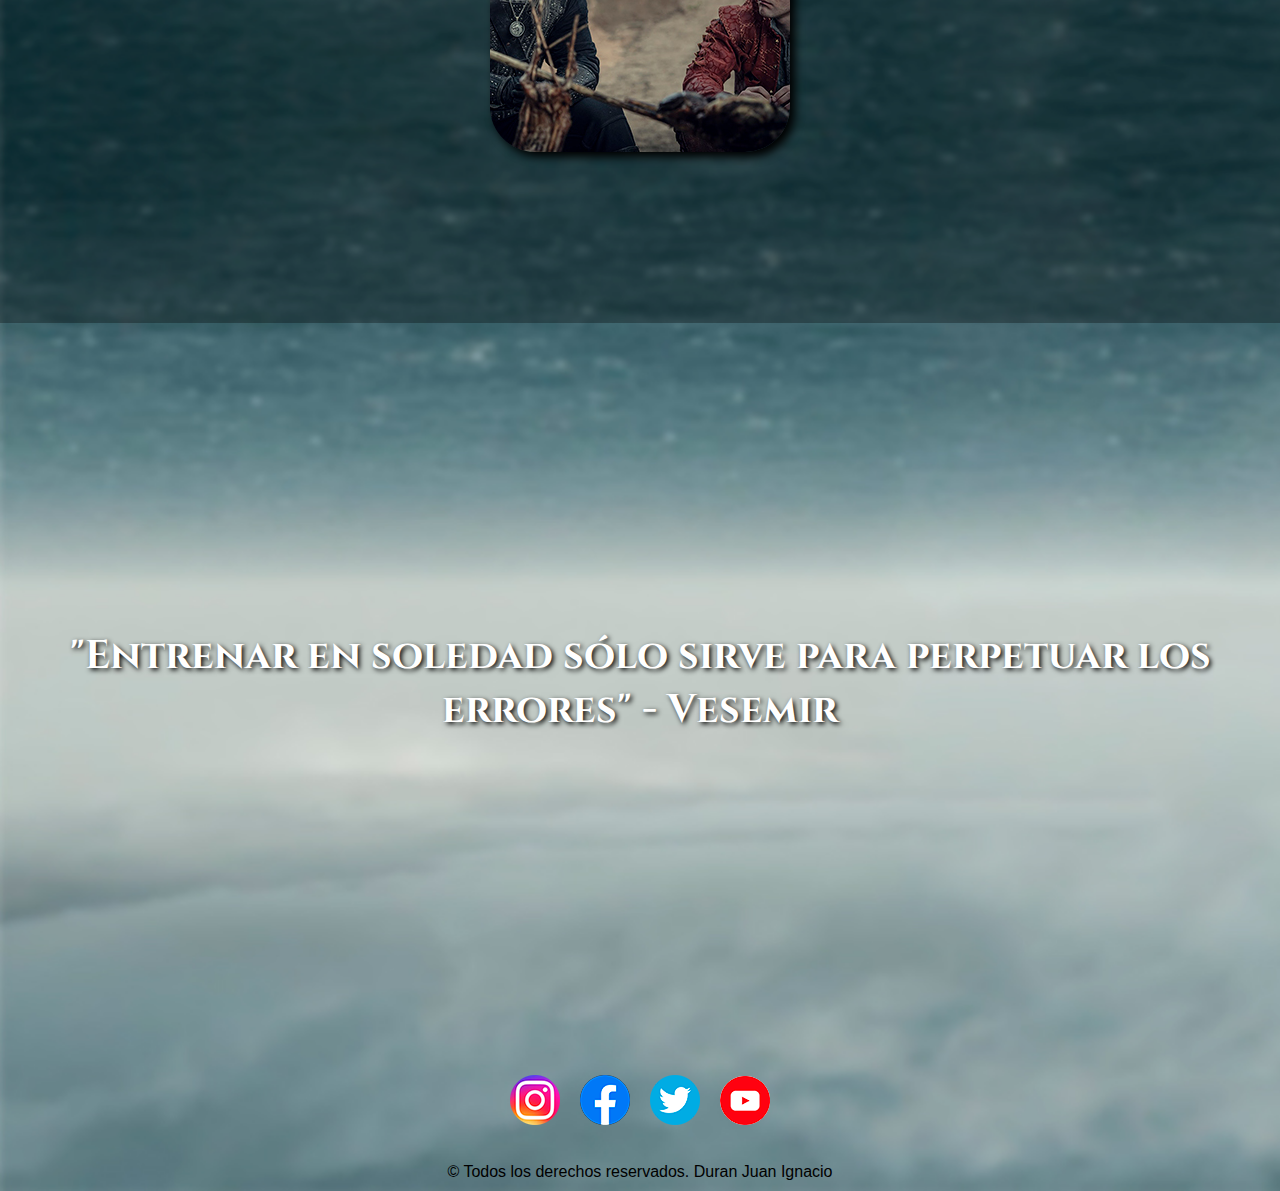
<file: galeria.html>
<!DOCTYPE html>
<html lang="es">
<head>
    <meta charset="UTF-8">
    <meta http-equiv="X-UA-Compatible" content="IE=edge">
    <meta name="viewport" content="width=device-width, initial-scale=1.0">
    <link href="https://fonts.googleapis.com/css2?family=Rubik&display=swap" rel="stylesheet">
    <link rel="stylesheet" href="https://cdnjs.cloudflare.com/ajax/libs/font-awesome/4.7.0/css/font-awesome.min.css">
    <link rel="stylesheet" href="css/estilos.css">
    <link href="css/lightbox.css" rel="stylesheet" />
    <link rel="preconnect" href="https://fonts.googleapis.com">
    <link rel="preconnect" href="https://fonts.gstatic.com" crossorigin>
    <link href="https://fonts.googleapis.com/css2?family=Cinzel:wght@400..900&display=swap" rel="stylesheet">
    <link href="https://fonts.googleapis.com/css2?family=Material+Symbols+Outlined" rel="stylesheet" />
    <link rel="stylesheet" href="https://cdnjs.cloudflare.com/ajax/libs/font-awesome/4.7.0/css/font-awesome.min.css">
    <link rel="icon" type="image/png" sizes="16x16" href="imagenes/favicon2.png">
    <title>The Witcher - Galería</title>
</head>
<body>
    <header>
        
        <div class="logo">
            <a href="index.html" class="nav-branding"><img src="imagenes/logo.png" alt="Logo The Witcher"></a>
        </div> 

        <a href="javascript:void(0);" class="icon" onclick="myFunction()"><i class="fa fa-bars"></i></a>
        <nav class="nav-bar" id="menu_bar">
           <ul class="nav-menu">
                <li class="nav-item"><a href="index.html" class="nav-link">INICIO</a></li>
                <li class="nav-item"><a href="personajes.html" class="nav-link">PERSONAJES</a></li>
                <li class="nav-item"><a href="galeria.html" class="nav-link">GALERÍA</a></li>
                <li class="nav-item"><a href="temporadas.html" class="nav-link">TEMPORADAS</a></li>
                <li class="nav-item"><a href="extras.html" class="nav-link">EXTRAS</a></li>
                <li class="nav-item"><a href="contacto.html" class="nav-link">CONTACTO</a></li>
            </ul>
        </nav>
    </header>

    <section id="galeria-inicio">
        <h1>La historia del Lobo Blanco</h1>
     </section>
 
     <!-- <section id="introduccion-galeria"> 
         <div class="container-galeria">
             <div class="contenedor-imagen-galeria"></div>
                 <div class="texto-galeria">
                 <h2>YENNEFER</h2>
                 <p>"En cada uno de nosotros hay caos y orden, bien y mal. <br> Pero esto se puede y se debe controlar. <br> Hay que aprenderlo. Y tú estás aprendiéndolo."</p>
             </div>
         </div> 
     </section>-->
     
     <section id="contenido-galeria">
        <div class="container">
            <h2>GALERÍA</h2>

            <div class="divisiones-galeria">

                <div class="contenedor-imagenes">
                    <a class="example-image-link" href="imagenes/galeria/geralt_frente_ojos.jpg" data-lightbox="witcher" data-title="Geralt mirando hacia el frente."><img class="example-image" src="imagenes/galeria/geralt_frente_ojos_min.jpg" alt="Geralt mirando hacia el frente."/></a>
                    <a class="example-image-link" href="imagenes/ps/ciri2.jpg" data-lightbox="witcher" data-title="Ciri en el Bosque."><img class="example-image" src="imagenes/galeria/ciri2_min.jpg" alt="Ciri en el Bosque."/></a>
                    <a class="example-image-link" href="imagenes/galeria/yennefer.jpg" data-lightbox="witcher" data-title="yennefer mirando hacia el frente."><img class="example-image" src="imagenes/galeria/yennefer_min.jpg" alt="yennefer mirando hacia el frente."/></a>
                    <a class="example-image-link" href="imagenes/galeria/jaskier.jpg" data-lightbox="witcher" data-title="Jaskier preocupado."><img class="example-image" src="imagenes/galeria/jaskier_min.jpg" alt="Jaskier preocupado."/></a>
    
                    <a class="example-image-link" href="imagenes/galeria/los3_2.jpg" data-lightbox="witcher" data-title="Ciri, Geralt y Yennefer mirando a un costado."><img class="example-image" src="imagenes/galeria/los3_2_min.jpg" alt="Ciri, Geralt y Yennefer mirando a un costado."/></a>
                    <a class="example-image-link" href="imagenes/galeria/los3.jpg" data-lightbox="witcher" data-title="Ciri, Geralt y Yennefer preparados para la batalla."><img class="example-image" src="imagenes/galeria/los3_min.jpg" alt="Ciri, Geralt y Yennefer preparados para la batalla."/></a>
                    <a class="example-image-link" href="imagenes/galeria/triste.jpg" data-lightbox="witcher" data-title="Geralt y Yennefer abrazando a Ciri."><img class="example-image" src="imagenes/galeria/triste_min.jpg" alt="Geralt y Yennefer abrazando a Ciri."/></a>
                    <a class="example-image-link" href="imagenes/galeria/jaskier_garret.jpg" data-lightbox="witcher" data-title="Geralt y Jaskier."><img class="example-image" src="imagenes/galeria/jaskier_garret_min.jpg" alt="Geralt y Jaskier."/></a>

                    <a class="example-image-link" href="imagenes/galeria/geralt_espalda.jpg" data-lightbox="witcher" data-title="Geralt de espaldas."><img class="example-image" src="imagenes/galeria/geralt_espalda_min.jpg" alt="Geralt de espaldas."/></a>
                    <a class="example-image-link" href="imagenes/galeria/yennefer-y-geralt.jpg" data-lightbox="witcher" data-title="Geralt y Yennefer preparados para el baile."><img class="example-image" src="imagenes/galeria/yennefer-y-geralt_min.jpg" alt="Geralt y Yennefer preparados para el baile."/></a>
                    <a class="example-image-link" href="imagenes/galeria/ejercito-nilf.jpg" data-lightbox="witcher" data-title="Ejercito de nilfgaard."><img class="example-image" src="imagenes/galeria/ejercito-nilf-min.jpg" alt="Ejercito de nilfgaard."/></a>
                    <a class="example-image-link" href="imagenes/galeria/cahir.jpg" data-lightbox="witcher" data-title="Cahir."><img class="example-image" src="imagenes/galeria/cahir-min.jpg" alt="Cahir."/></a>

                    <a class="example-image-link" href="imagenes/galeria/tissaia_frente.jpg" data-lightbox="witcher" data-title="Tissaia."><img class="example-image" src="imagenes/galeria/tissaia_frente_min.jpg" alt="Tissaia."/></a>
                    <a class="example-image-link" href="imagenes/galeria/reina.jpg" data-lightbox="witcher" data-title="Reina Calanthe."><img class="example-image" src="imagenes/galeria/reina_min.jpg" alt="Reina Calanthe."/></a>
                    <a class="example-image-link" href="imagenes/galeria/kaer.jpg" data-lightbox="witcher" data-title="Kaer Morhen."><img class="example-image" src="imagenes/galeria/kaer-min.jpg" alt="Kaer Morhen."/></a>
                    <a class="example-image-link" href="imagenes/73.jpg" data-lightbox="witcher" data-title="Jaskier y Geralt."><img class="example-image" src="imagenes/galeria/73-min.jpg" alt="Jaskier y Geralt."/></a>
                </div>
            </div>
        </div>
    </section>

    <section id="frase-galeria">
        <h2>"Entrenar en soledad sólo sirve para perpetuar los errores" - Vesemir</h2>
    </section>

    <footer>
        
        <div class="container">
            <a href="https://www.instagram.com/witchernetflix?utm_source=ig_web_button_share_sheet&igsh=ZDNlZDc0MzIxNw==" target="_blank"><img src="imagenes/redes/instagram_mobile.png" alt="Instagram"></a>
            <a href="https://www.facebook.com/TheWitcherEnNetflix/?brand_redir=229625047732276&locale=es_LA" target="_blank"><img src="imagenes/redes/facebook_mobile.png" alt="Facebook"></a>
            <a href="https://x.com/witchernetflix?lang=es" target="_blank"><img src="imagenes/redes/twitter_mobile.png" alt="Twitter"></a>
            <a href="https://www.youtube.com/@Netflix/search?query=the%20witcher" target="_blank"><img src="imagenes/redes/youtube_mobile.png" alt="Youtube"></a>
        </div>
        <p>&copy; Todos los derechos reservados. Duran Juan Ignacio</p>
    </footer>
    <a href="#" class="back-to-top">
        <span class="material-icons">arrow_upward</span>
    </a>

    <script type="text/javascript">
        function myFunction() {
          var x = document.getElementById("menu_bar");
          if (x.className === "") {
            x.className += " responsive";
          } else {
            x.className = "";
          }
        }
    </script>
    <script src="js/lightbox-plus-jquery.min.js"></script>
</body>
</html>
</file>
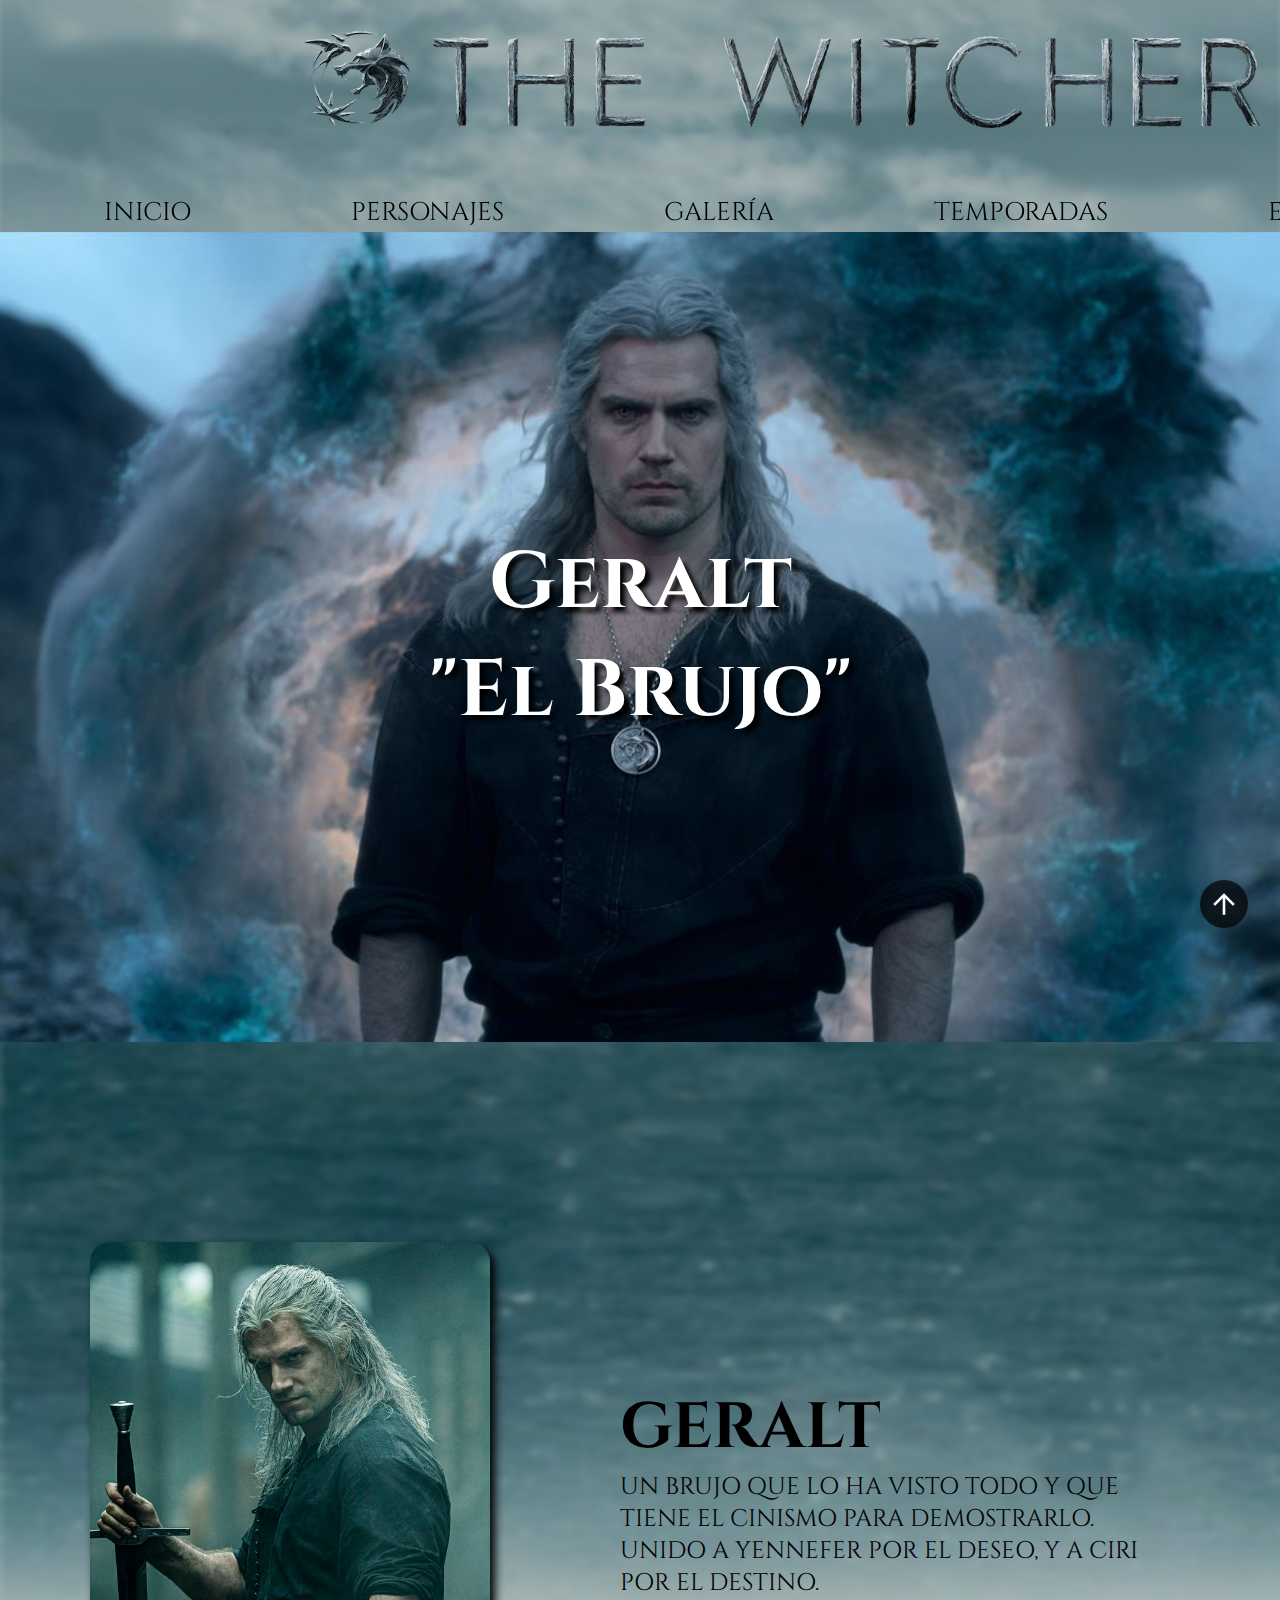
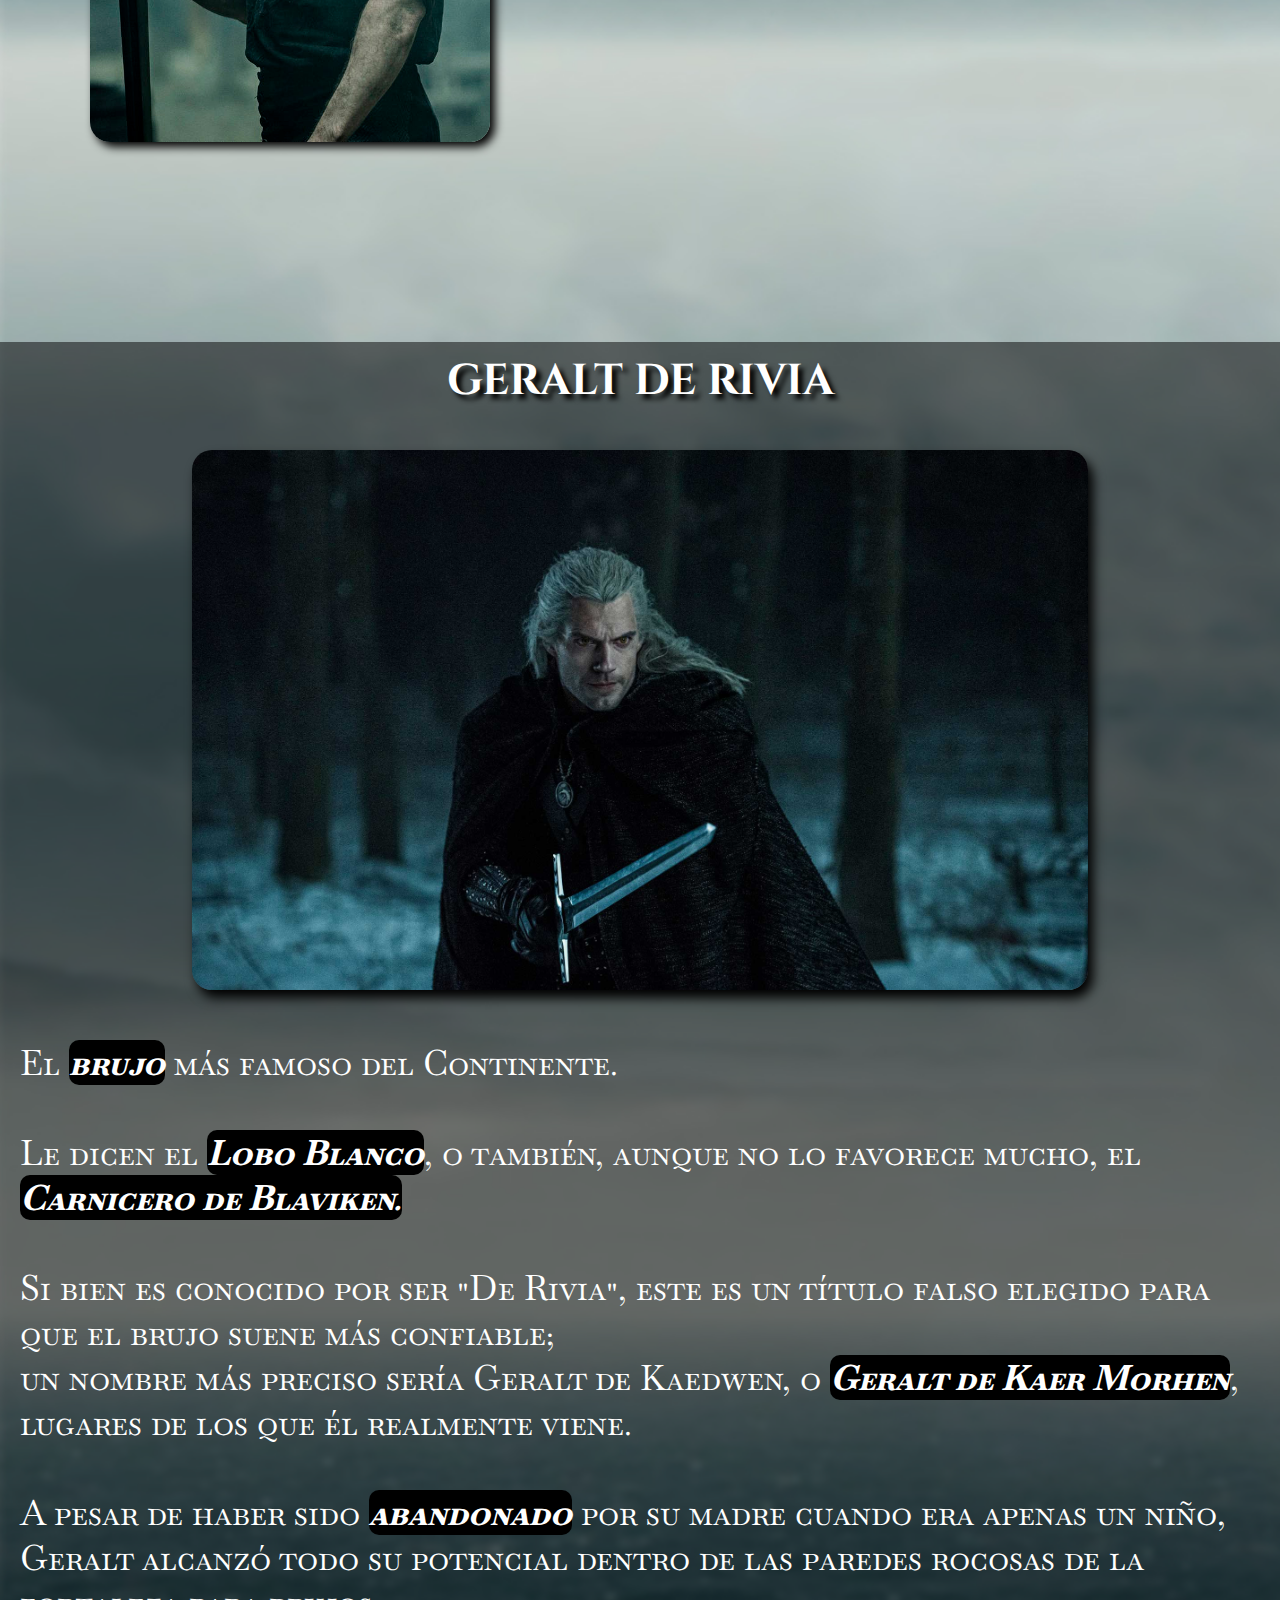
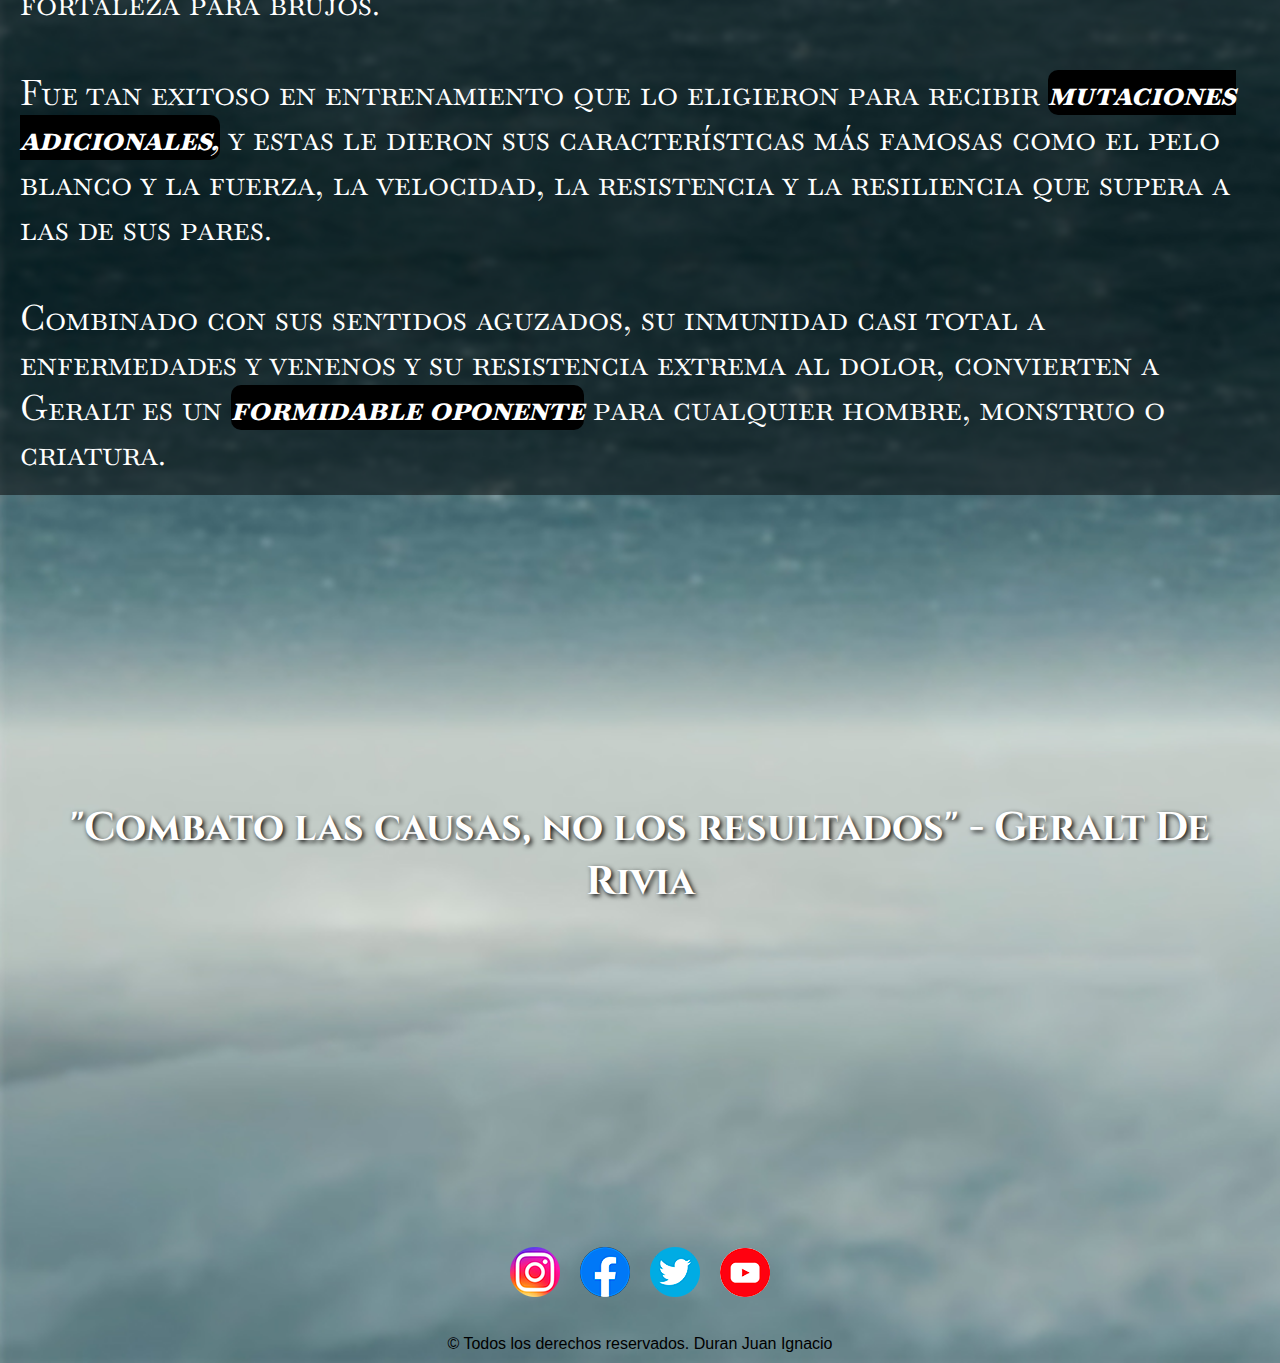
<file: geralt.html>
<!DOCTYPE html>
<html lang="es">
<head>
    <meta charset="UTF-8">
    <meta http-equiv="X-UA-Compatible" content="IE=edge">
    <meta name="viewport" content="width=device-width, initial-scale=1.0">
    <link href="https://fonts.googleapis.com/css2?family=Rubik&display=swap" rel="stylesheet">
    <link rel="stylesheet" href="https://cdnjs.cloudflare.com/ajax/libs/font-awesome/4.7.0/css/font-awesome.min.css">
    <link rel="stylesheet" href="css/estilos.css">
    <link href="css/lightbox.css" rel="stylesheet" />
    <link rel="preconnect" href="https://fonts.googleapis.com">
    <link rel="preconnect" href="https://fonts.gstatic.com" crossorigin>
    <link href="https://fonts.googleapis.com/css2?family=Baskervville+SC&display=swap" rel="stylesheet">
    <link href="https://fonts.googleapis.com/css2?family=Cinzel:wght@400..900&display=swap" rel="stylesheet">
    <link href="https://fonts.googleapis.com/css2?family=Material+Symbols+Outlined" rel="stylesheet" />
    <link href='https://unpkg.com/boxicons@2.1.4/css/boxicons.min.css' rel='stylesheet'>
    <link rel="stylesheet" href="https://cdnjs.cloudflare.com/ajax/libs/font-awesome/4.7.0/css/font-awesome.min.css">
    <link rel="icon" type="image/png" sizes="16x16" href="imagenes/favicon2.png">
    <title>The Witcher - Geralt</title>
</head>
<body>
    <header>
        
        <div class="logo">
            <a href="index.html" class="nav-branding"><img src="imagenes/logo.png" alt="Logo The Witcher"></a>
        </div> 

        <a href="javascript:void(0);" class="icon" onclick="myFunction()"><i class="fa fa-bars"></i></a>
        <nav class="nav-bar" id="menu_bar">
           <ul class="nav-menu">
                <li class="nav-item"><a href="index.html" class="nav-link">INICIO</a></li>
                <li class="nav-item"><a href="personajes.html" class="nav-link">PERSONAJES</a></li>
                <li class="nav-item"><a href="galeria.html" class="nav-link">GALERÍA</a></li>
                <li class="nav-item"><a href="temporadas.html" class="nav-link">TEMPORADAS</a></li>
                <li class="nav-item"><a href="extras.html" class="nav-link">EXTRAS</a></li>
                <li class="nav-item"><a href="contacto.html" class="nav-link">CONTACTO</a></li>
                
            </ul>
        </nav>
    </header>


    <section id="inicio-geralt">
       <div class="primero">
            <h1>Geralt<br>"El Brujo"</h1>
        </div>  
    </section>

    <section id="introduccion-geralt">
        <div class="container-geralt">
            <div class="contenedor-imagen-geralt"></div>
                <div class="texto-geralt">
                <h2>GERALT</h2>
                <p>
                    UN BRUJO QUE LO HA VISTO
                    TODO Y QUE TIENE EL
                    CINISMO PARA DEMOSTRARLO.
                    UNIDO A YENNEFER POR EL
                    DESEO, Y A CIRI POR EL
                    DESTINO.
                </p>
            </div>
        </div> 
    </section>

    <section id="contenido-geralt">
        <div class="container-geralt">
            <h2 class="titulo-geralt">GERALT DE RIVIA</h2>
            <div class="divisiones-geralt">
                   
                        <div class="carta-geralt">
                            <img src="imagenes/ps/geralt.jpg" alt="foto de geralt"></a>
                        </div>       
                        <div class="parrafo-geralt">
                            <p>El  <span class="resaltar-geralt">brujo</span> más famoso del Continente.<br> <br>Le dicen el <span class="resaltar-geralt">Lobo Blanco</span>, o también, aunque no lo favorece mucho, el <span class="resaltar-geralt">Carnicero de Blaviken.</span> <br> <br> Si bien es conocido por ser "De Rivia", este es un título falso elegido para que el brujo suene más confiable; <br>un nombre más preciso sería Geralt de Kaedwen, o <span class="resaltar-geralt">Geralt de Kaer Morhen</span>, lugares de los que él realmente viene. <br> <br>
                                A pesar de haber sido <span class="resaltar-geralt">abandonado</span> por su madre cuando era apenas un niño, Geralt alcanzó todo su potencial dentro de las paredes rocosas de la fortaleza para brujos. 
                                <br><br>Fue tan exitoso en entrenamiento que lo eligieron para recibir <span class="resaltar-geralt">mutaciones adicionales,</span> y estas le dieron sus características más famosas como el pelo blanco y la fuerza, la velocidad, la resistencia y la resiliencia que supera a las de sus pares.
                                <br><br>Combinado con sus sentidos aguzados, su inmunidad casi total a enfermedades y venenos y su resistencia extrema al dolor, convierten a Geralt es un <span class="resaltar-geralt">formidable oponente</span> para cualquier hombre, monstruo o criatura.
                            </p>
                        </div>
                        
            </div>
        </div>
    </section>

    

    <section id="frase">
        <h2>"Combato las causas, no los resultados" - Geralt De Rivia</h2>
    </section>

    <footer>
        
        <div class="container">
            <a href="https://www.instagram.com/witchernetflix?utm_source=ig_web_button_share_sheet&igsh=ZDNlZDc0MzIxNw==" target="_blank"><img src="imagenes/redes/instagram_mobile.png" alt="Instagram"></a>
            <a href="https://www.facebook.com/TheWitcherEnNetflix/?brand_redir=229625047732276&locale=es_LA" target="_blank"><img src="imagenes/redes/facebook_mobile.png" alt="Facebook"></a>
            <a href="https://x.com/witchernetflix?lang=es" target="_blank"><img src="imagenes/redes/twitter_mobile.png" alt="Twitter"></a>
            <a href="https://www.youtube.com/@Netflix/search?query=the%20witcher" target="_blank"><img src="imagenes/redes/youtube_mobile.png" alt="Youtube"></a>
        </div>
        <p>&copy; Todos los derechos reservados. Duran Juan Ignacio</p>
    </footer>
    <a href="#" class="back-to-top">
        <span class="material-icons">arrow_upward</span>
    </a>
    <script type="text/javascript">
        function myFunction() {
          var x = document.getElementById("menu_bar");
          if (x.className === "") {
            x.className += " responsive";
          } else {
            x.className = "";
          }
        }
    </script>
    <script src="js/lightbox-plus-jquery.min.js"></script>
</body>
</html>
</file>
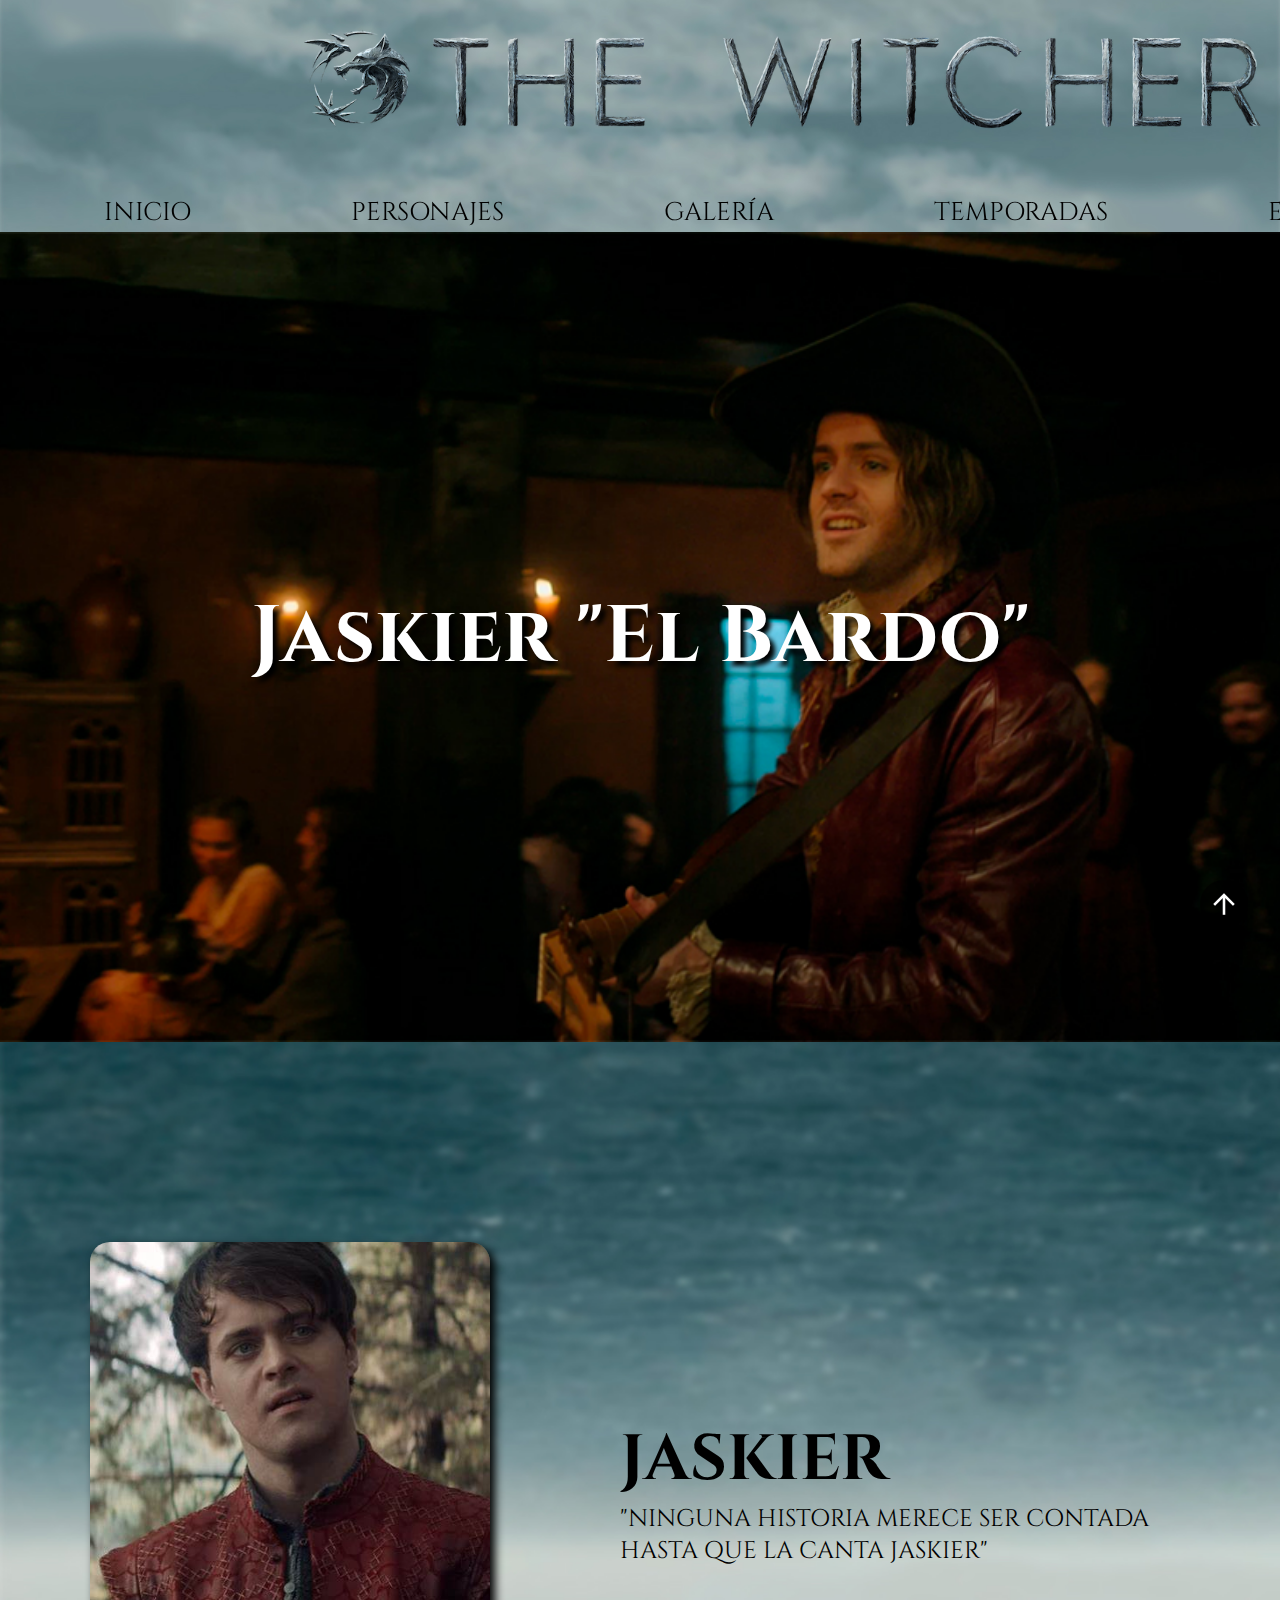
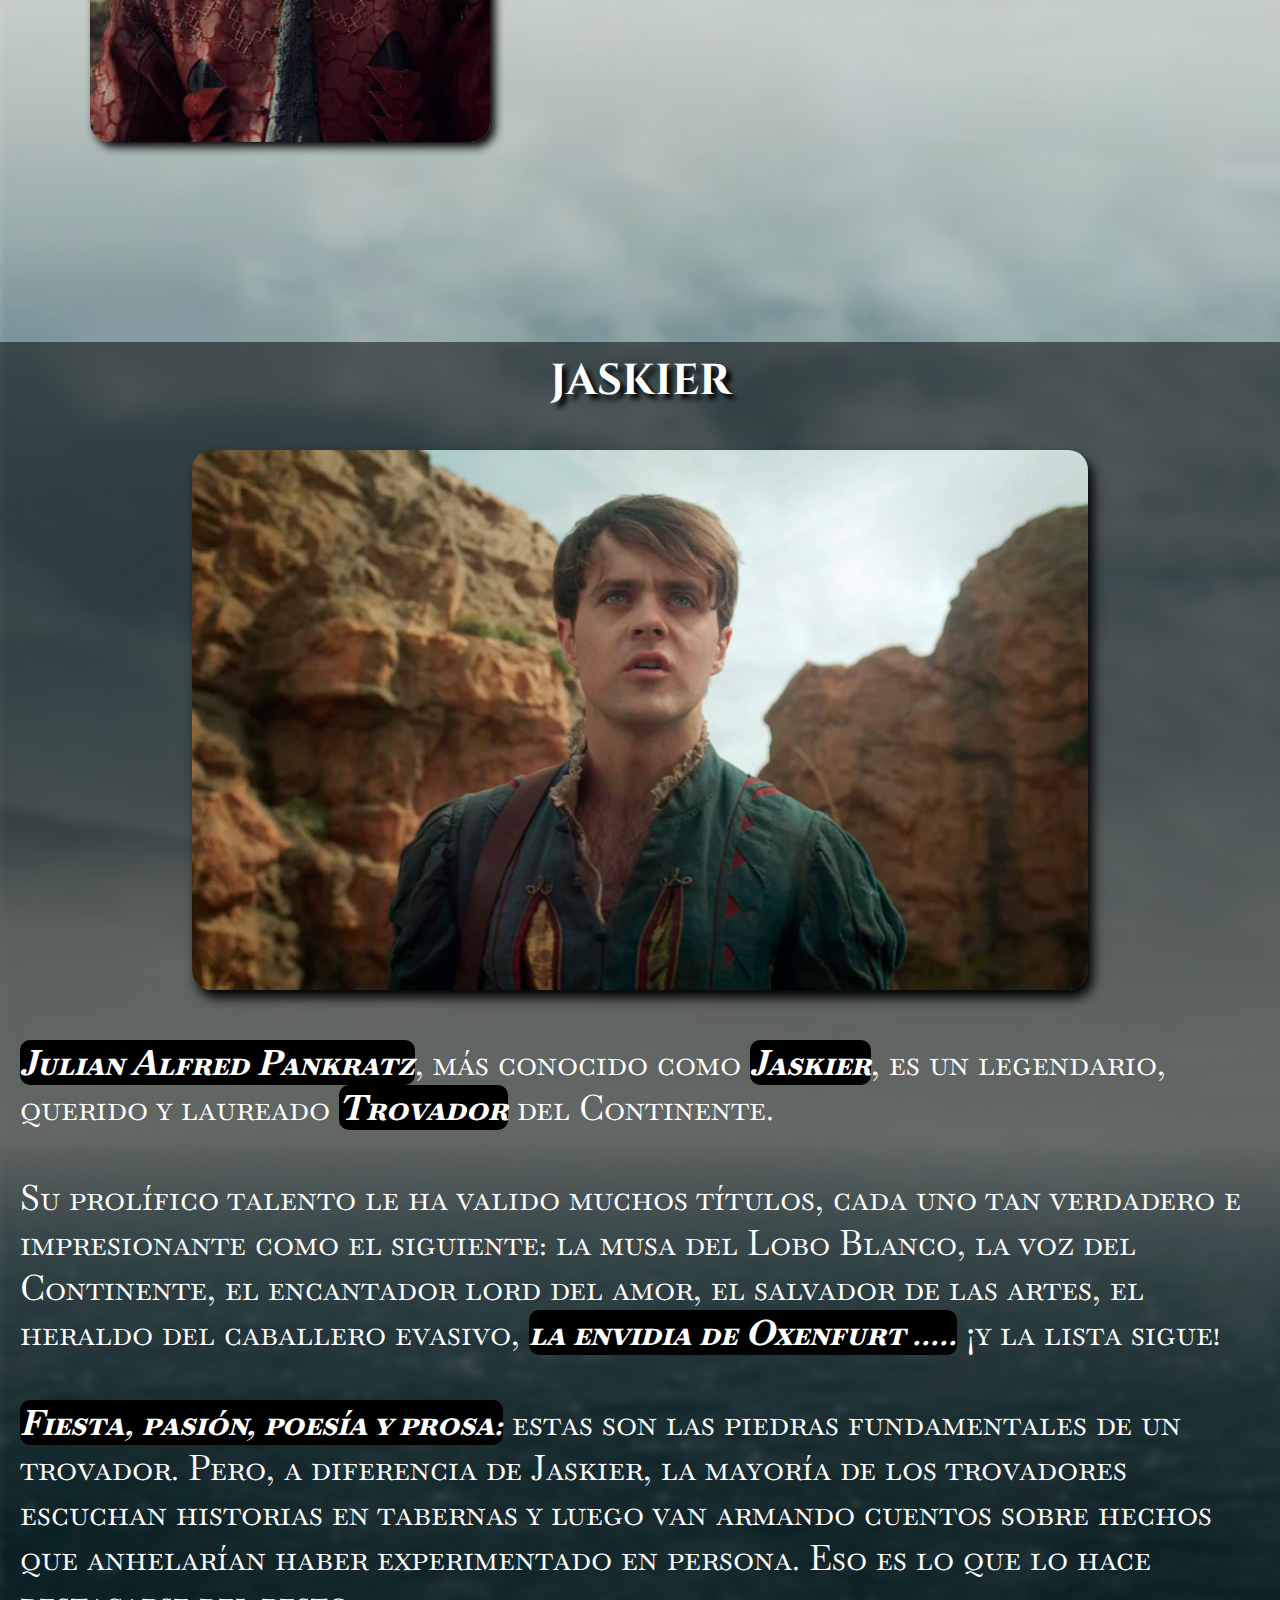
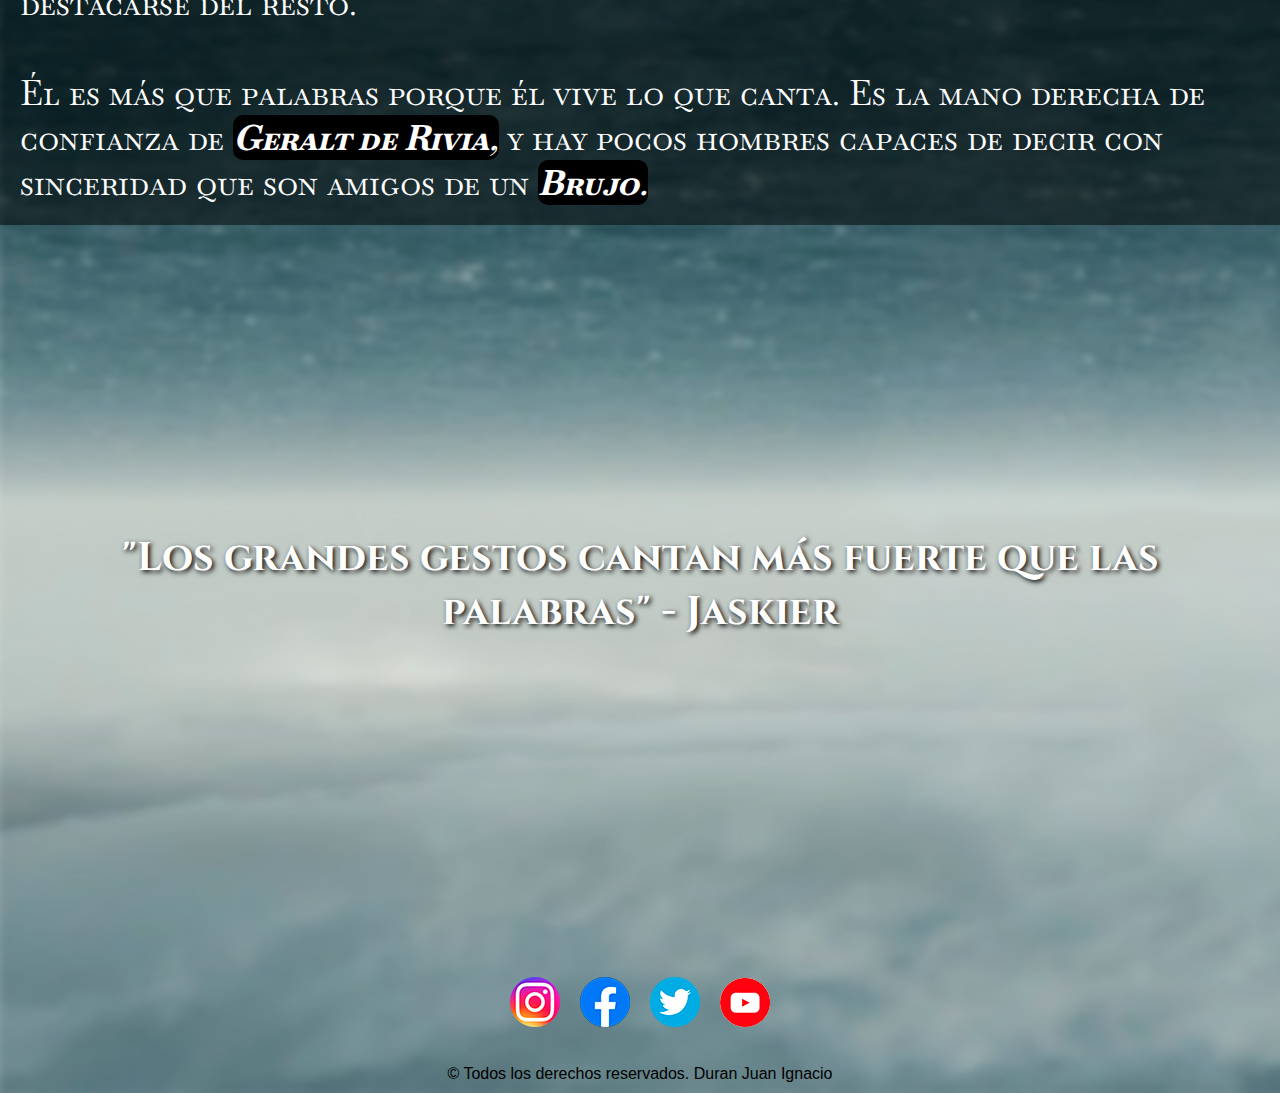
<file: jaskier.html>
<!DOCTYPE html>
<html lang="es">
<head>
    <meta charset="UTF-8">
    <meta http-equiv="X-UA-Compatible" content="IE=edge">
    <meta name="viewport" content="width=device-width, initial-scale=1.0">
    <link href="https://fonts.googleapis.com/css2?family=Rubik&display=swap" rel="stylesheet">
    <link rel="stylesheet" href="https://cdnjs.cloudflare.com/ajax/libs/font-awesome/4.7.0/css/font-awesome.min.css">
    <link rel="stylesheet" href="css/estilos.css">
    <link href="css/lightbox.css" rel="stylesheet" />
    <link rel="preconnect" href="https://fonts.googleapis.com">
    <link rel="preconnect" href="https://fonts.gstatic.com" crossorigin>
    <link href="https://fonts.googleapis.com/css2?family=Baskervville+SC&display=swap" rel="stylesheet">
    <link href="https://fonts.googleapis.com/css2?family=Cinzel:wght@400..900&display=swap" rel="stylesheet">
    <link href="https://fonts.googleapis.com/css2?family=Material+Symbols+Outlined" rel="stylesheet" />
    <link href='https://unpkg.com/boxicons@2.1.4/css/boxicons.min.css' rel='stylesheet'>
    <link rel="stylesheet" href="https://cdnjs.cloudflare.com/ajax/libs/font-awesome/4.7.0/css/font-awesome.min.css">
    <link rel="icon" type="image/png" sizes="16x16" href="imagenes/favicon2.png">
    <title>The Witcher - Jaskier</title>
</head>
<body>
    <header>
        
        <div class="logo">
            <a href="index.html" class="nav-branding"><img src="imagenes/logo.png" alt="Logo The Witcher"></a>
        </div> 

        <a href="javascript:void(0);" class="icon" onclick="myFunction()"><i class="fa fa-bars"></i></a>
        <nav class="nav-bar" id="menu_bar">
           <ul class="nav-menu">
                <li class="nav-item"><a href="index.html" class="nav-link">INICIO</a></li>
                <li class="nav-item"><a href="personajes.html" class="nav-link">PERSONAJES</a></li>
                <li class="nav-item"><a href="galeria.html" class="nav-link">GALERÍA</a></li>
                <li class="nav-item"><a href="temporadas.html" class="nav-link">TEMPORADAS</a></li>
                <li class="nav-item"><a href="extras.html" class="nav-link">EXTRAS</a></li>
                <li class="nav-item"><a href="contacto.html" class="nav-link">CONTACTO</a></li>
                
            </ul>
        </nav>
    </header>


    <section id="inicio-jaskier">
       <div class="primero-jaskier">
            <h1>Jaskier "El Bardo"</h1>
        </div>  
    </section>

    <section id="introduccion-jaskier">
        <div class="container-jaskier">
            <div class="contenedor-imagen-jaskier"></div>
                <div class="texto-jaskier">
                <h2>JASKIER</h2>
                <p>
                    "NINGUNA HISTORIA MERECE
                    SER CONTADA HASTA QUE LA CANTA JASKIER"
                </p>
            </div>
        </div> 
    </section>

    <section id="contenido-jaskier">
        <div class="container-jaskier">
            <h2 class="titulo-jaskier">JASKIER</h2>
            <div class="divisiones-jaskier">
                   
                        <div class="carta-jaskier">
                            <img src="imagenes/ps/jaskier4.jpg" alt="foto de jaskier"></a>
                        </div>       
                        <div class="parrafo-jaskier">
                            <p>
                                <span class="resaltar-geralt">Julian Alfred Pankratz</span>, más conocido como <span class="resaltar-geralt">Jaskier</span>, es un legendario, querido y laureado <span class="resaltar-geralt">Trovador</span> del Continente. 
                                <br><br>Su prolífico talento le ha valido muchos títulos, cada uno tan verdadero e impresionante como el siguiente: la musa del Lobo Blanco, la voz del Continente, el encantador lord del amor, el salvador de las artes, el heraldo del caballero evasivo, <span class="resaltar-geralt">la envidia de Oxenfurt .....</span> ¡y la lista sigue! <br><br>
                                <span class="resaltar-geralt">Fiesta, pasión, poesía y prosa:</span> estas son las piedras fundamentales de un trovador. Pero, a diferencia de Jaskier, la mayoría de los trovadores escuchan historias en tabernas y luego van armando cuentos sobre hechos que anhelarían haber experimentado en persona. Eso es lo que lo hace destacarse del resto. <br><br>
                                Él es más que palabras porque él vive lo que canta. Es la mano derecha de confianza de <span class="resaltar-geralt">Geralt de Rivia,</span> y hay pocos hombres capaces de decir con sinceridad que son amigos de un <span class="resaltar-geralt">Brujo.</span>

                            </p>
                            
                        </div>
                        
            </div>
        </div>
    </section>

    

    <section id="frase">
        <h2>"Los grandes gestos cantan más fuerte que las palabras" - Jaskier</h2>
    </section>

    <footer>
        
        <div class="container">
            <a href="https://www.instagram.com/witchernetflix?utm_source=ig_web_button_share_sheet&igsh=ZDNlZDc0MzIxNw==" target="_blank"><img src="imagenes/redes/instagram_mobile.png" alt="Instagram"></a>
            <a href="https://www.facebook.com/TheWitcherEnNetflix/?brand_redir=229625047732276&locale=es_LA" target="_blank"><img src="imagenes/redes/facebook_mobile.png" alt="Facebook"></a>
            <a href="https://x.com/witchernetflix?lang=es" target="_blank"><img src="imagenes/redes/twitter_mobile.png" alt="Twitter"></a>
            <a href="https://www.youtube.com/@Netflix/search?query=the%20witcher" target="_blank"><img src="imagenes/redes/youtube_mobile.png" alt="Youtube"></a>
        </div>
        <p>&copy; Todos los derechos reservados. Duran Juan Ignacio</p>
    </footer>
    <a href="#" class="back-to-top">
        <span class="material-icons">arrow_upward</span>
    </a>
    <script type="text/javascript">
        function myFunction() {
          var x = document.getElementById("menu_bar");
          if (x.className === "") {
            x.className += " responsive";
          } else {
            x.className = "";
          }
        }
    </script>
    <script src="js/lightbox-plus-jquery.min.js"></script>
</body>
</html>
</file>
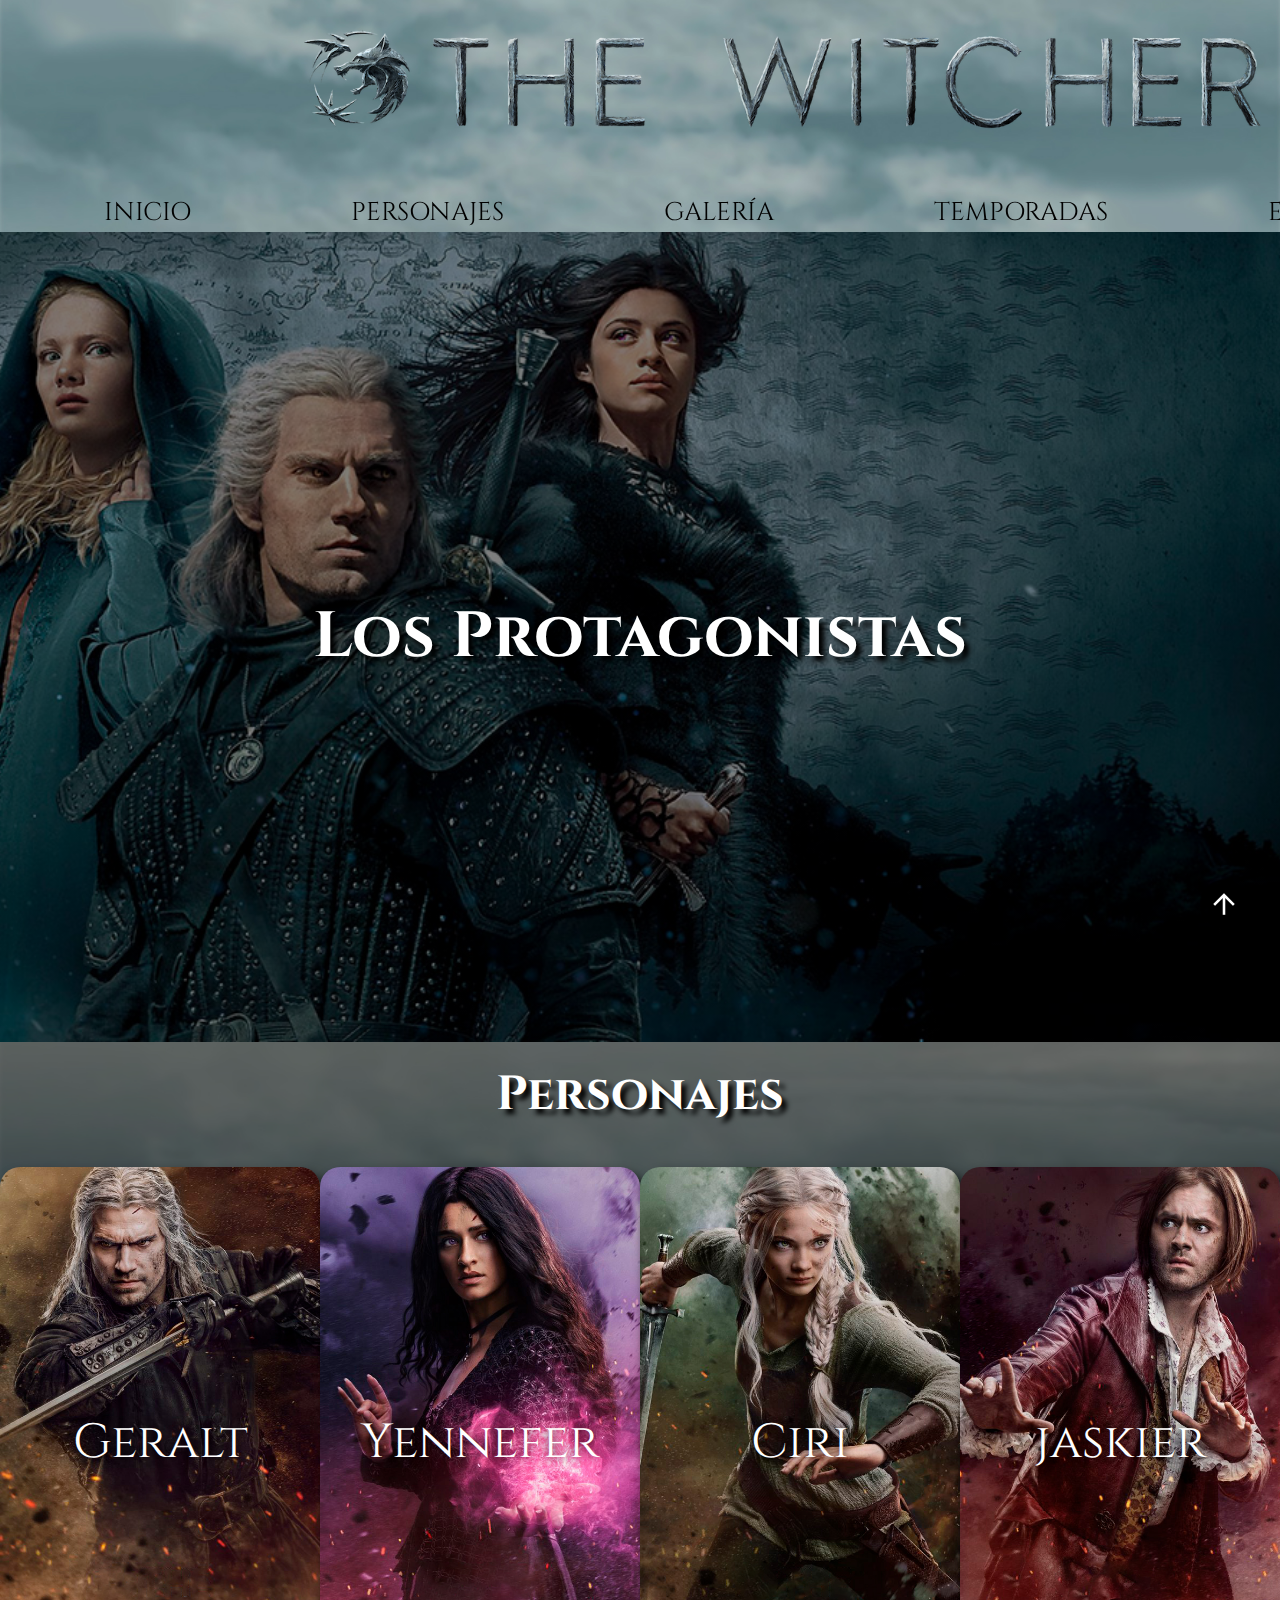
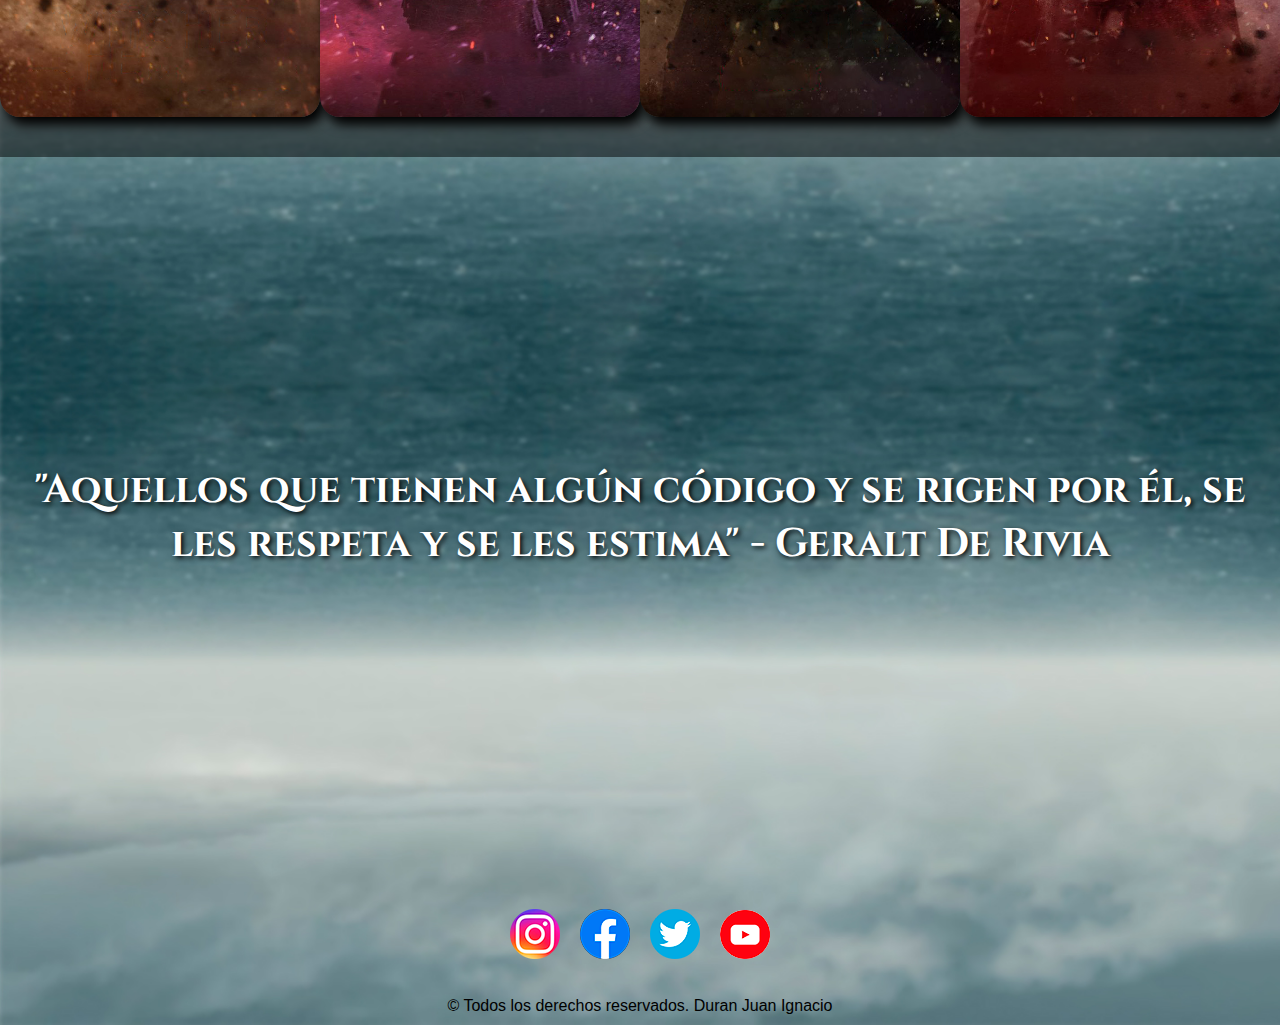
<file: personajes.html>
<!DOCTYPE html>
<html lang="es">
<head>
    <meta charset="UTF-8">
    <meta http-equiv="X-UA-Compatible" content="IE=edge">
    <meta name="viewport" content="width=device-width, initial-scale=1.0">
    <link href="https://fonts.googleapis.com/css2?family=Rubik&display=swap" rel="stylesheet">
    <link rel="stylesheet" href="https://cdnjs.cloudflare.com/ajax/libs/font-awesome/4.7.0/css/font-awesome.min.css">
    <link rel="stylesheet" href="css/estilos.css">
    <link href="css/lightbox.css" rel="stylesheet" />
    <link rel="preconnect" href="https://fonts.googleapis.com">
    <link rel="preconnect" href="https://fonts.gstatic.com" crossorigin>
    <link href="https://fonts.googleapis.com/css2?family=Cinzel:wght@400..900&display=swap" rel="stylesheet">
    <link href="https://fonts.googleapis.com/css2?family=Material+Symbols+Outlined" rel="stylesheet" />
    <link href='https://unpkg.com/boxicons@2.1.4/css/boxicons.min.css' rel='stylesheet'>
    <link rel="stylesheet" href="https://cdnjs.cloudflare.com/ajax/libs/font-awesome/4.7.0/css/font-awesome.min.css">
    <link rel="icon" type="image/png" sizes="16x16" href="imagenes/favicon2.png">
    <title>The Witcher - Personajes</title>
</head>
<body>
    <header>
        
        <div class="logo">
            <a href="index.html" class="nav-branding"><img src="imagenes/logo.png" alt="Logo The Witcher"></a>
        </div> 

        <a href="javascript:void(0);" class="icon" onclick="myFunction()"><i class="fa fa-bars"></i></a>
        <nav class="nav-bar" id="menu_bar">
           <ul class="nav-menu">
                <li class="nav-item"><a href="index.html" class="nav-link">INICIO</a></li>
                <li class="nav-item"><a href="personajes.html" class="nav-link">PERSONAJES</a></li>
                <li class="nav-item"><a href="galeria.html" class="nav-link">GALERÍA</a></li>
                <li class="nav-item"><a href="temporadas.html" class="nav-link">TEMPORADAS</a></li>
                <li class="nav-item"><a href="extras.html" class="nav-link">EXTRAS</a></li>
                <li class="nav-item"><a href="contacto.html" class="nav-link">CONTACTO</a></li>
                
            </ul>
        </nav>
    </header>


    <section id="inicio-personajes">
       <div class="primero">
            <h1>Los Protagonistas</h1>
        </div>  
    </section>

    <!-- <section id="introduccion-personajes"> 
        <div class="container-personajes">
            <div class="contenedor-imagen-personajes"></div>
                <div class="texto-personajes">
                <h2>GERALT</h2>
                <p>¡Llegó el momento de la espada y el Hacha!<br>¡Llegó el momento de la Locura y el Desdén!</p>
            </div>
        </div> 
    </section>-->

    <section id="contenido-personajes">
        <div class="container-personajes">
            <h2 class="titulo-personajes">Personajes</h2>
            <div class="divisiones-personajes">
                   
                        <div class="carta-personajes">
                            <a href="geralt.html" class="link-galeria"><img src="imagenes/poster-geralt.jpg" alt="Link a galeria"></a>
                            <p>Geralt</p>
                        </div>
                        <div class="carta-personajes">
                            <a href="yennefer.html" class="link-galeria"><img src="imagenes/poster-yenneffer.jpg" alt="Link a galeria"></a>
                            <p>Yennefer</p>
                        </div>
                        <div class="carta-personajes">
                            <a href="ciri.html" class="link-galeria"><img src="imagenes/poster-ciri.jpg" alt="Link a galeria"></a>
                            <p>Ciri</p>
                        </div>
                        <div class="carta-personajes">
                            <a href="jaskier.html" class="link-galeria"><img src="imagenes/poster-jaskier.jpg" alt="Link a galeria"></a>
                            <p>jaskier</p>
                        </div>
                    
            </div>
        </div>
    </section>

    

    <section id="frase">
        <h2>"Aquellos que tienen algún código y se rigen por él, se les respeta y se les estima" - Geralt De Rivia</h2>
    </section>

    <footer>
        
        <div class="container">
            <a href="https://www.instagram.com/witchernetflix?utm_source=ig_web_button_share_sheet&igsh=ZDNlZDc0MzIxNw==" target="_blank"><img src="imagenes/redes/instagram_mobile.png" alt="Instagram"></a>
            <a href="https://www.facebook.com/TheWitcherEnNetflix/?brand_redir=229625047732276&locale=es_LA" target="_blank"><img src="imagenes/redes/facebook_mobile.png" alt="Facebook"></a>
            <a href="https://x.com/witchernetflix?lang=es" target="_blank"><img src="imagenes/redes/twitter_mobile.png" alt="Twitter"></a>
            <a href="https://www.youtube.com/@Netflix/search?query=the%20witcher" target="_blank"><img src="imagenes/redes/youtube_mobile.png" alt="Youtube"></a>
        </div>
        <p>&copy; Todos los derechos reservados. Duran Juan Ignacio</p>
    </footer>
    <a href="#" class="back-to-top">
        <span class="material-icons">arrow_upward</span>
    </a>
    <script type="text/javascript">
        function myFunction() {
          var x = document.getElementById("menu_bar");
          if (x.className === "") {
            x.className += " responsive";
          } else {
            x.className = "";
          }
        }
    </script>
    <script src="js/lightbox-plus-jquery.min.js"></script>
</body>
</html>
</file>
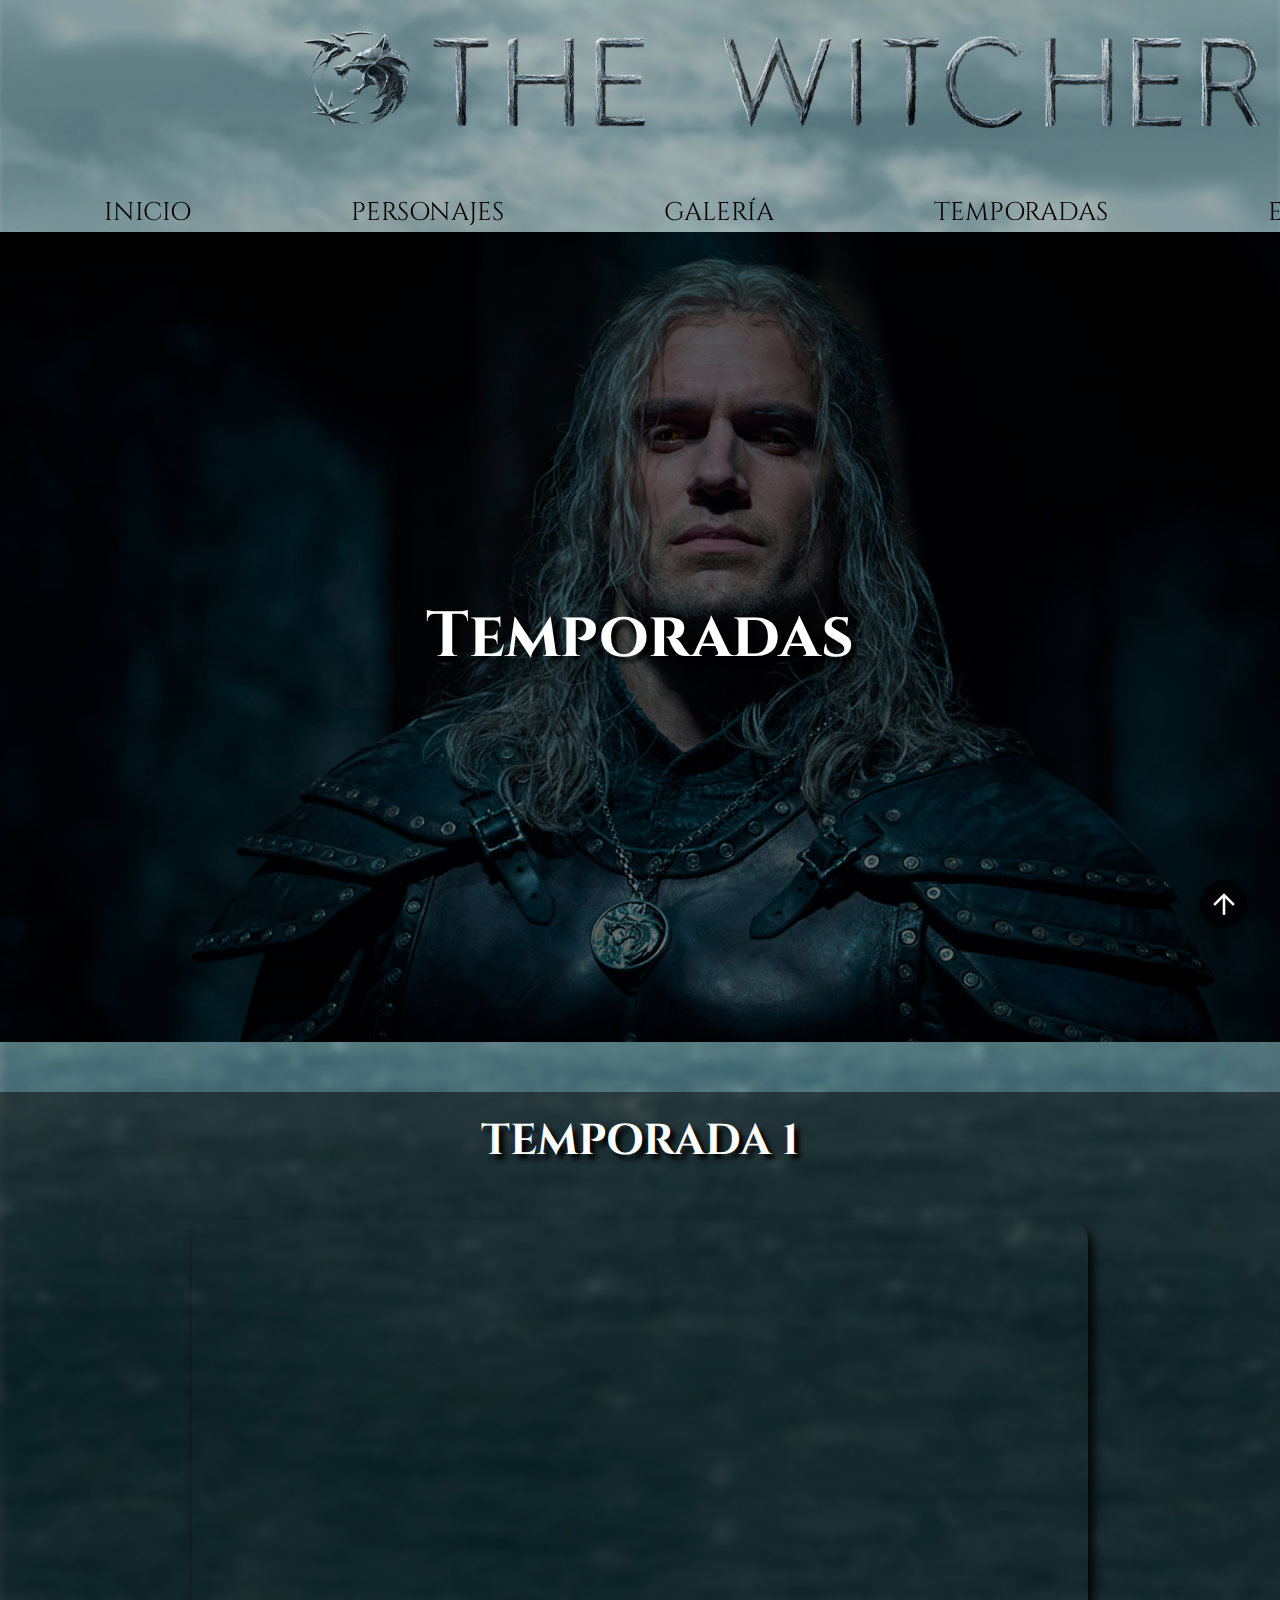
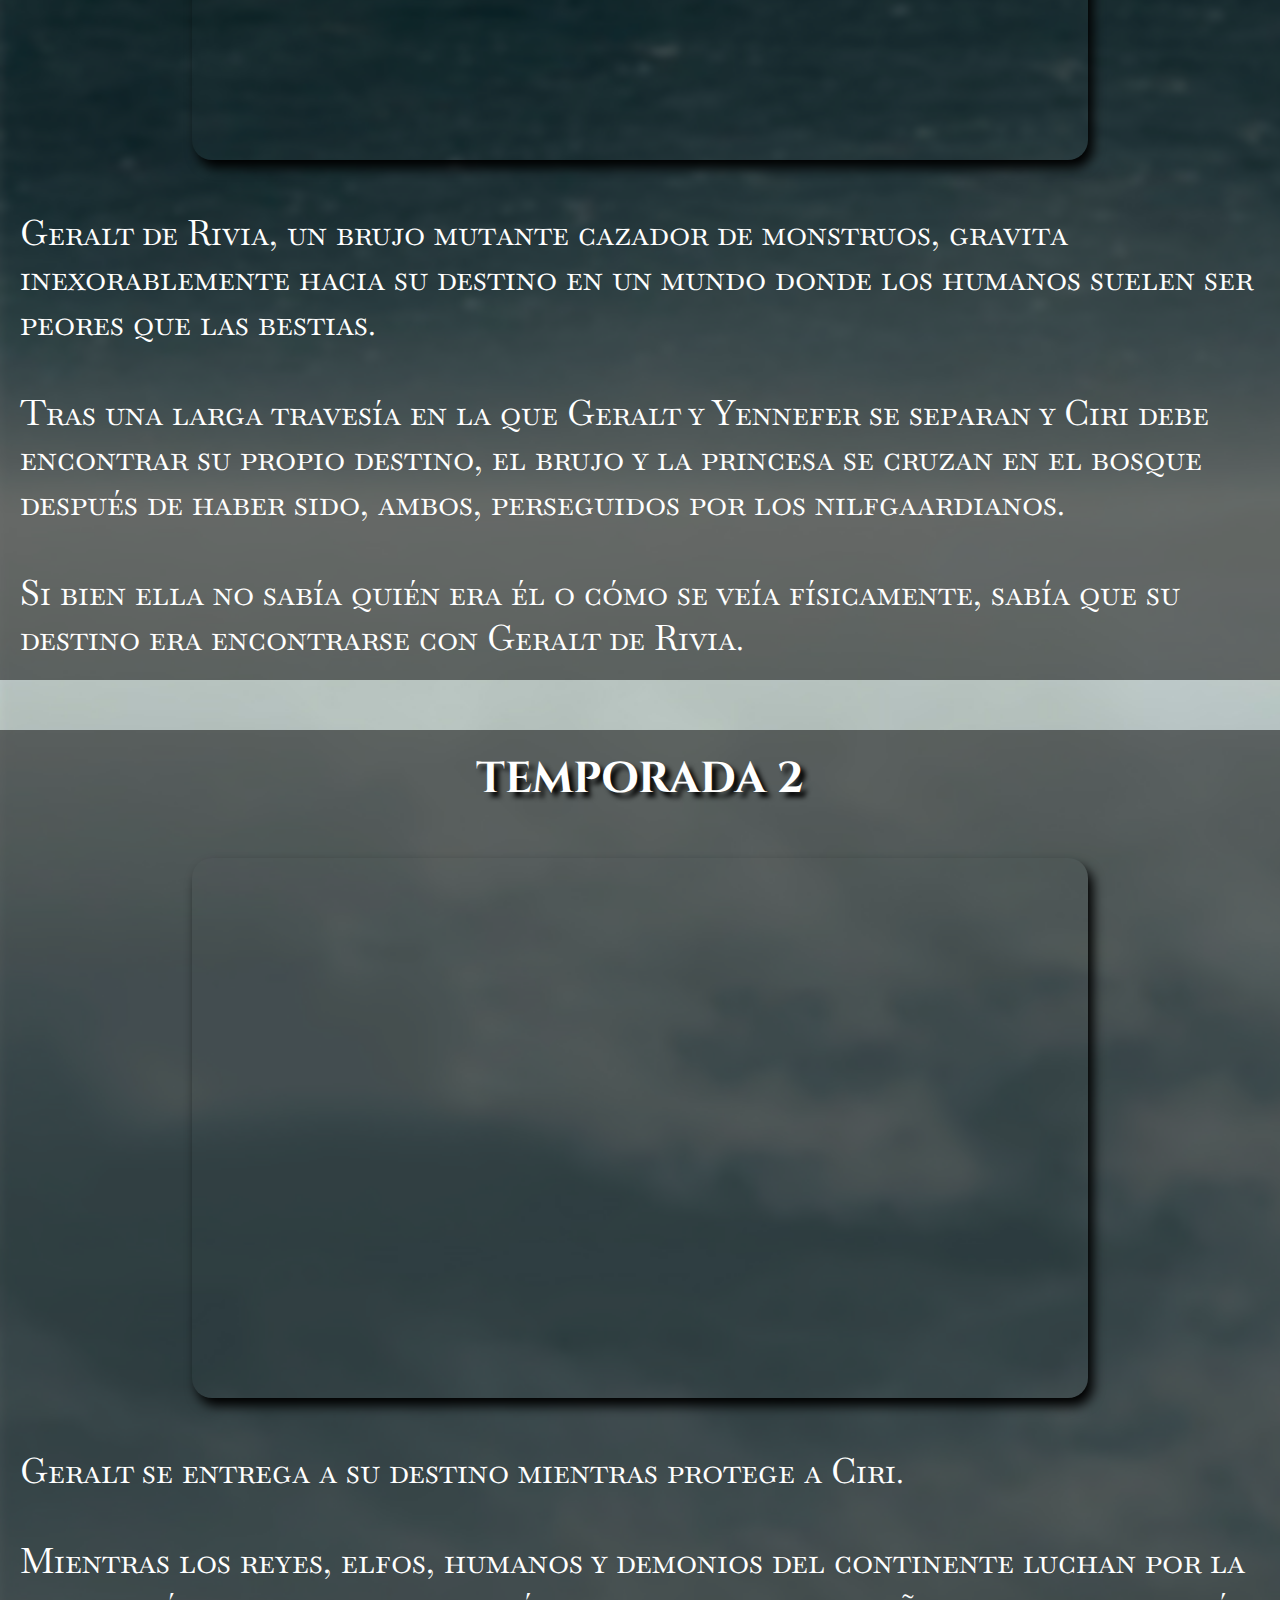
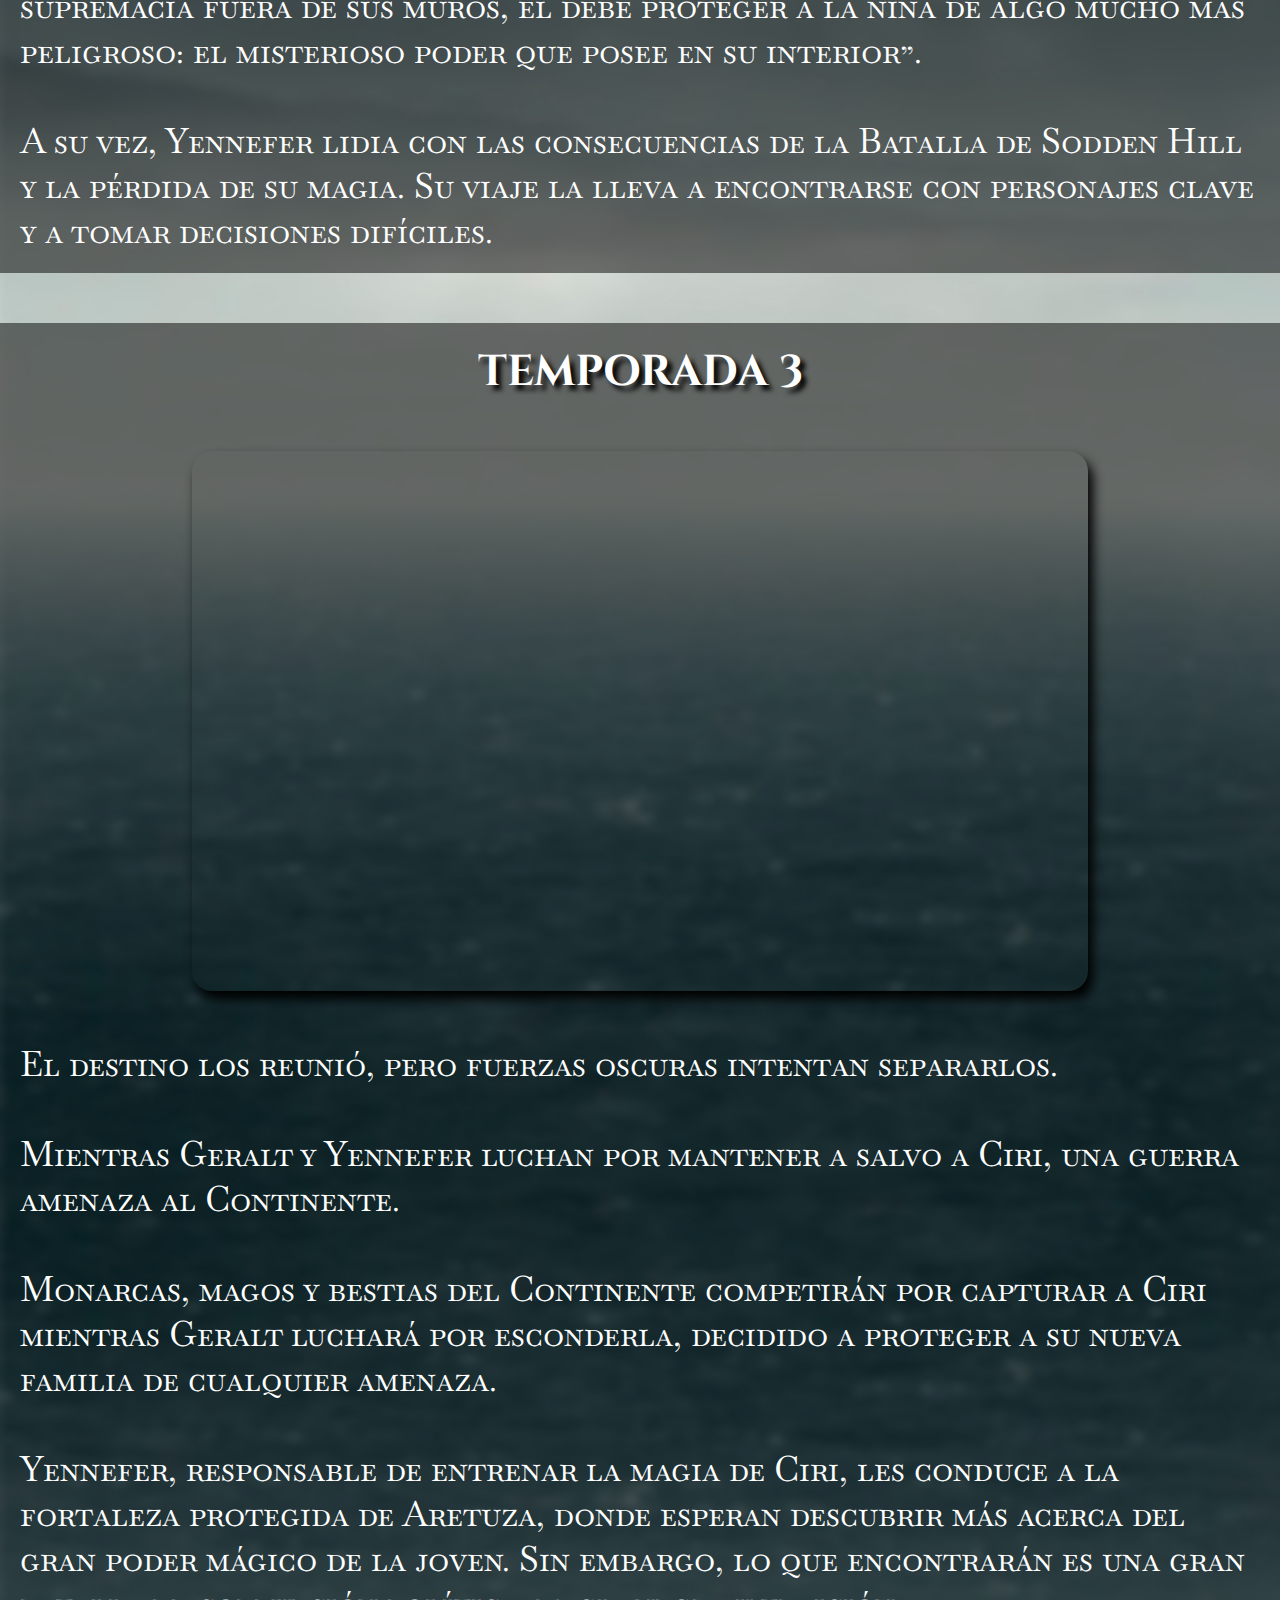
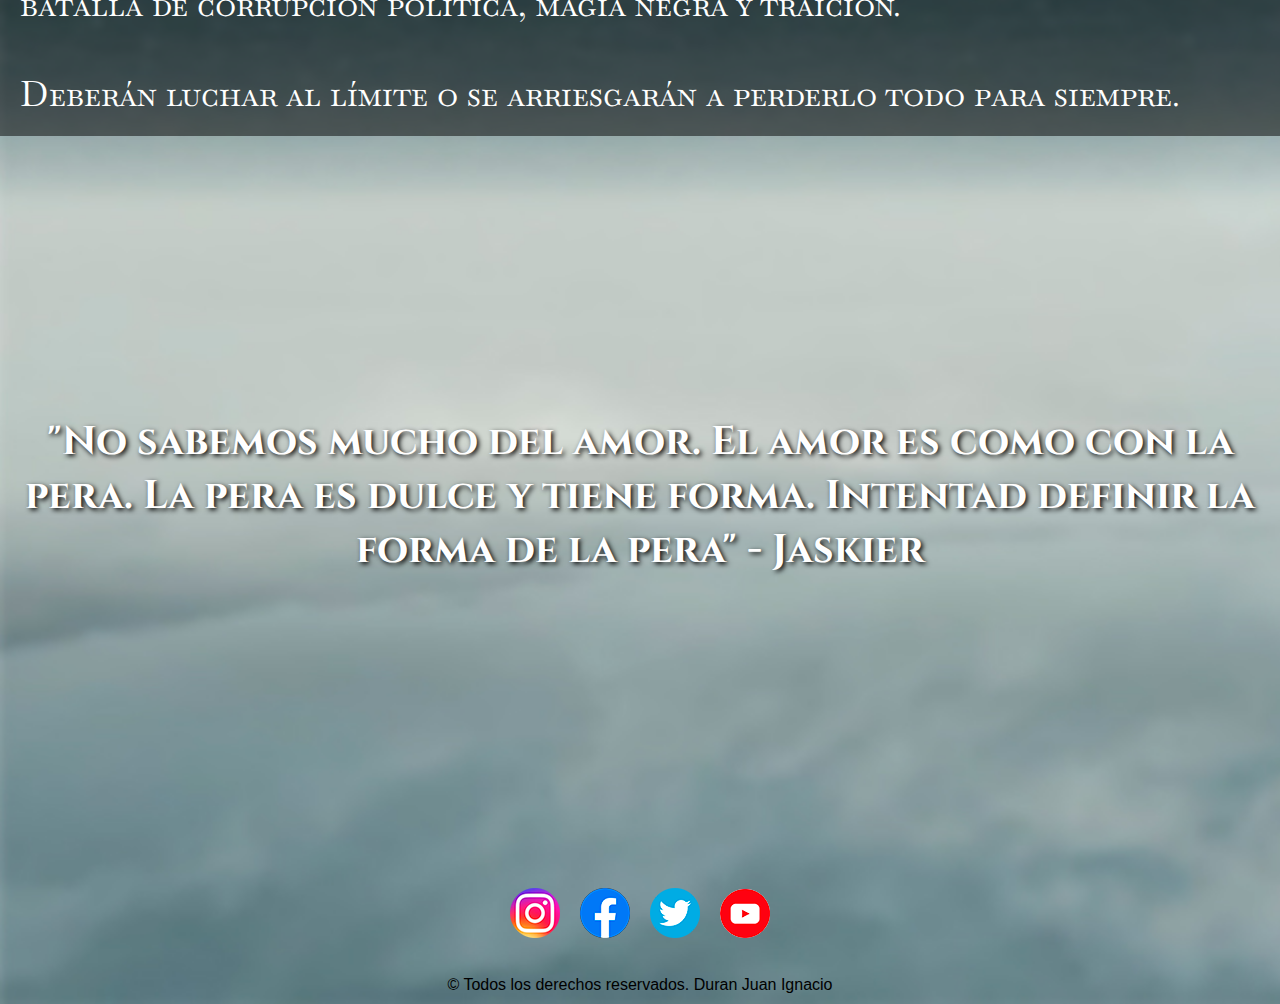
<file: temporadas.html>
<!DOCTYPE html>
<html lang="es">
<head>
    <meta charset="UTF-8">
    <meta http-equiv="X-UA-Compatible" content="IE=edge">
    <meta name="viewport" content="width=device-width, initial-scale=1.0">
    <link href="https://fonts.googleapis.com/css2?family=Rubik&display=swap" rel="stylesheet">
    <link rel="stylesheet" href="https://cdnjs.cloudflare.com/ajax/libs/font-awesome/4.7.0/css/font-awesome.min.css">
    <link rel="stylesheet" href="css/estilos.css">
    <link href="css/lightbox.css" rel="stylesheet" />
    <link rel="preconnect" href="https://fonts.googleapis.com">
    <link rel="preconnect" href="https://fonts.gstatic.com" crossorigin>
    <link href="https://fonts.googleapis.com/css2?family=Baskervville+SC&display=swap" rel="stylesheet">
    <link href="https://fonts.googleapis.com/css2?family=Cinzel:wght@400..900&display=swap" rel="stylesheet">
    <link href="https://fonts.googleapis.com/css2?family=Material+Symbols+Outlined" rel="stylesheet" />
    <link href='https://unpkg.com/boxicons@2.1.4/css/boxicons.min.css' rel='stylesheet'>
    <link rel="stylesheet" href="https://cdnjs.cloudflare.com/ajax/libs/font-awesome/4.7.0/css/font-awesome.min.css">
    <link rel="icon" type="image/png" sizes="16x16" href="imagenes/favicon2.png">
    <title>The Witcher - Temporadas</title>
</head>
<body>
    <header>
        
        <div class="logo">
            <a href="index.html" class="nav-branding"><img src="imagenes/logo.png" alt="Logo The Witcher"></a>
        </div> 

        <a href="javascript:void(0);" class="icon" onclick="myFunction()"><i class="fa fa-bars"></i></a>
        <nav class="nav-bar" id="menu_bar">
           <ul class="nav-menu">
                <li class="nav-item"><a href="index.html" class="nav-link">INICIO</a></li>
                <li class="nav-item"><a href="personajes.html" class="nav-link">PERSONAJES</a></li>
                <li class="nav-item"><a href="galeria.html" class="nav-link">GALERÍA</a></li>
                <li class="nav-item"><a href="temporadas.html" class="nav-link">TEMPORADAS</a></li>
                <li class="nav-item"><a href="extras.html" class="nav-link">EXTRAS</a></li>
                <li class="nav-item"><a href="contacto.html" class="nav-link">CONTACTO</a></li>
                
            </ul>
        </nav>
    </header>


    <section id="inicio-temporadas">
       <div class="primero">
            <h1>Temporadas</h1>
        </div>  
    </section>

    <!-- <section id="introduccion-temporadas"> 
        <div class="container-temporadas">
            <div class="contenedor-imagen-temporadas"></div>
                <div class="texto-temporadas">
                <h2>YENNEFER</h2>
                <p>
                    "HECHICERA CUARTO ELFO
                    NACIDA EN VENGERBERG. SE
                    LA RECONOCE FÁCILMENTE POR SU PELO NEGRO Y SUS OJOS VIOLETAS."
                </p>
            </div>
        </div> 
    </section>-->

    <section id="contenido-temporadas">
        <div class="container-temporadas">
            <h2 class="titulo-temporadas">TEMPORADA 1</h2>
            <div class="divisiones-temporadas">
                   
                        <div class="carta-temporadas">
                            <iframe width="100%" height="100%" src="https://www.youtube.com/embed/ndl1W4ltcmg?si=aGHDR9_-jsCihXjv" title="YouTube video player" frameborder="0" allow="accelerometer; autoplay; clipboard-write; encrypted-media; gyroscope; picture-in-picture; web-share" referrerpolicy="strict-origin-when-cross-origin" allowfullscreen></iframe>
                        </div>       
                        <div class="parrafo-temporadas">
                            <p>
                                Geralt de Rivia, un brujo mutante cazador de monstruos, gravita inexorablemente hacia su destino en un mundo donde los humanos suelen ser peores que las bestias. <br><br>

                                Tras una larga travesía en la que Geralt y Yennefer se separan y Ciri debe encontrar su propio destino, el brujo y la princesa se cruzan en el bosque después de haber sido, ambos, perseguidos por los nilfgaardianos. <br><br>
                                Si bien ella no sabía quién era él o cómo se veía físicamente, sabía que su destino era encontrarse con Geralt de Rivia. 

                            </p>
                            
                        </div>
                        
            </div>
        </div>
    </section>
    <section id="contenido-temporadas">
        <div class="container-temporadas">
            <h2 class="titulo-temporadas">TEMPORADA 2</h2>
            <div class="divisiones-temporadas">
                   
                        <div class="carta-temporadas">
                            <iframe width="100%" height="100%" src="https://www.youtube.com/embed/2aMVzFlApa0?si=RZvJJxDKf-q8I2Rh" title="YouTube video player" frameborder="0" allow="accelerometer; autoplay; clipboard-write; encrypted-media; gyroscope; picture-in-picture; web-share" referrerpolicy="strict-origin-when-cross-origin" allowfullscreen></iframe>
                        </div>       
                        <div class="parrafo-temporadas">
                            <p>
                                Geralt se entrega a su destino mientras protege a Ciri.<br><br>
                                Mientras los reyes, elfos, humanos y demonios del continente luchan por la supremacía fuera de sus muros, él debe proteger a la niña de algo mucho más peligroso: el misterioso poder que posee en su interior”.
                                <br><br>
                                A su vez, Yennefer lidia con las consecuencias de la Batalla de Sodden Hill y la pérdida de su magia. Su viaje la lleva a encontrarse con personajes clave y a tomar decisiones difíciles.

                            </p>
                            
                        </div>
                        
            </div>
        </div>
    </section>
    <section id="contenido-temporadas">
        <div class="container-temporadas">
            <h2 class="titulo-temporadas">TEMPORADA 3</h2>
            <div class="divisiones-temporadas">
                   
                        <div class="carta-temporadas">
                            <iframe width="100%" height="100%" src="https://www.youtube.com/embed/SzS8Ao0H6Co?si=6wwjXfRZIme0GiOe" title="YouTube video player" frameborder="0" allow="accelerometer; autoplay; clipboard-write; encrypted-media; gyroscope; picture-in-picture; web-share" referrerpolicy="strict-origin-when-cross-origin" allowfullscreen></iframe>
                        </div>       
                        <div class="parrafo-temporadas">
                            <p>
                                El destino los reunió, pero fuerzas oscuras intentan separarlos. <br><br>
                                Mientras Geralt y Yennefer luchan por mantener a salvo a Ciri, una guerra amenaza al Continente.
                                <br><br>Monarcas, magos y bestias del Continente competirán por capturar a Ciri mientras Geralt luchará por esconderla, decidido a proteger a su nueva familia de cualquier amenaza.<br><br>
                                Yennefer, responsable de entrenar la magia de Ciri, les conduce a la fortaleza protegida de Aretuza, donde esperan descubrir más acerca del gran poder mágico de la joven. Sin embargo, lo que encontrarán es una gran batalla de corrupción política, magia negra y traición. 
                                <br><br>Deberán luchar al límite o se arriesgarán a perderlo todo para siempre.

                            </p>
                            
                        </div>
                        
            </div>
        </div>
    </section>
    

    

    <section id="frase">
        <h2>"No sabemos mucho del amor. El amor es como con la pera. La pera es dulce y tiene forma. Intentad definir la forma de la pera" - Jaskier</h2>
    </section>

    <footer>
        
        <div class="container">
            <a href="https://www.instagram.com/witchernetflix?utm_source=ig_web_button_share_sheet&igsh=ZDNlZDc0MzIxNw==" target="_blank"><img src="imagenes/redes/instagram_mobile.png" alt="Instagram"></a>
            <a href="https://www.facebook.com/TheWitcherEnNetflix/?brand_redir=229625047732276&locale=es_LA" target="_blank"><img src="imagenes/redes/facebook_mobile.png" alt="Facebook"></a>
            <a href="https://x.com/witchernetflix?lang=es" target="_blank"><img src="imagenes/redes/twitter_mobile.png" alt="Twitter"></a>
            <a href="https://www.youtube.com/@Netflix/search?query=the%20witcher" target="_blank"><img src="imagenes/redes/youtube_mobile.png" alt="Youtube"></a>
        </div>
        <p>&copy; Todos los derechos reservados. Duran Juan Ignacio</p>
    </footer>
    <a href="#" class="back-to-top">
        <span class="material-icons">arrow_upward</span>
    </a>
    <script type="text/javascript">
        function myFunction() {
          var x = document.getElementById("menu_bar");
          if (x.className === "") {
            x.className += " responsive";
          } else {
            x.className = "";
          }
        }
    </script>
    <script src="js/lightbox-plus-jquery.min.js"></script>
</body>
</html>
</file>
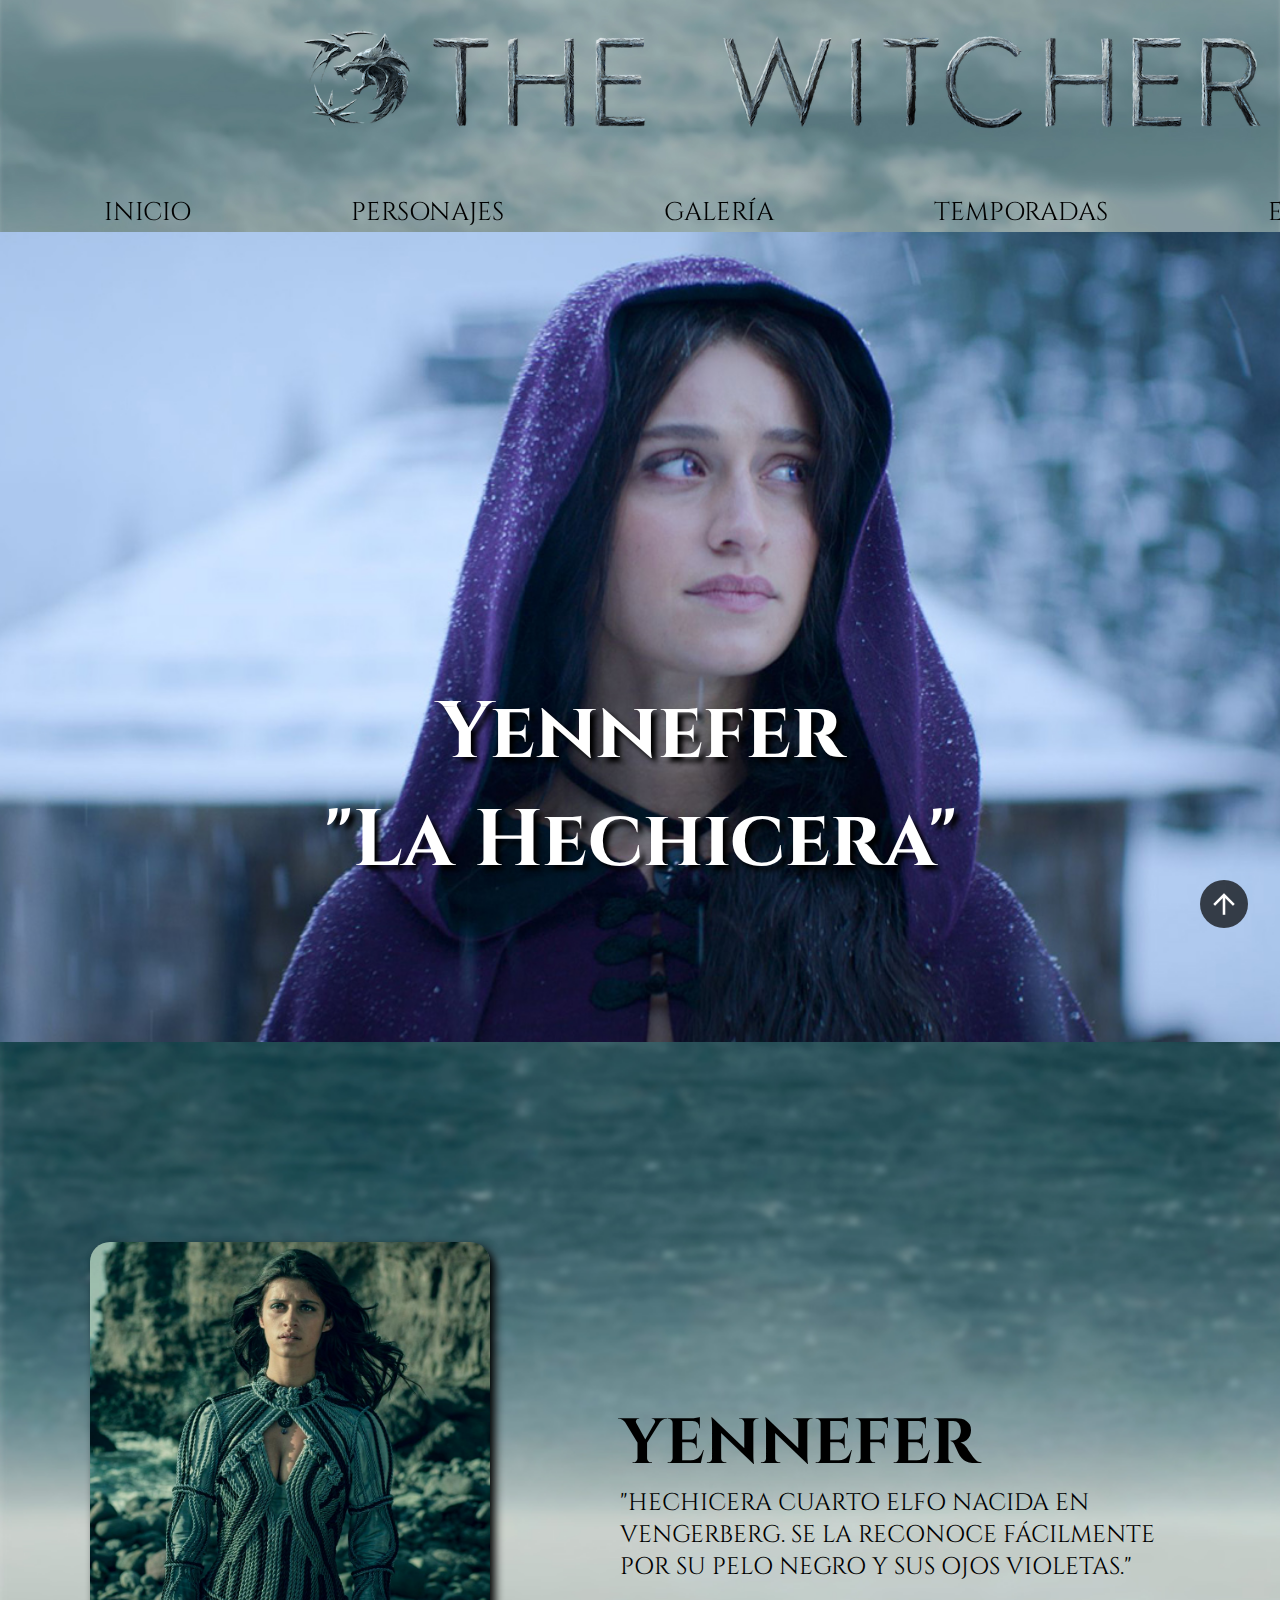
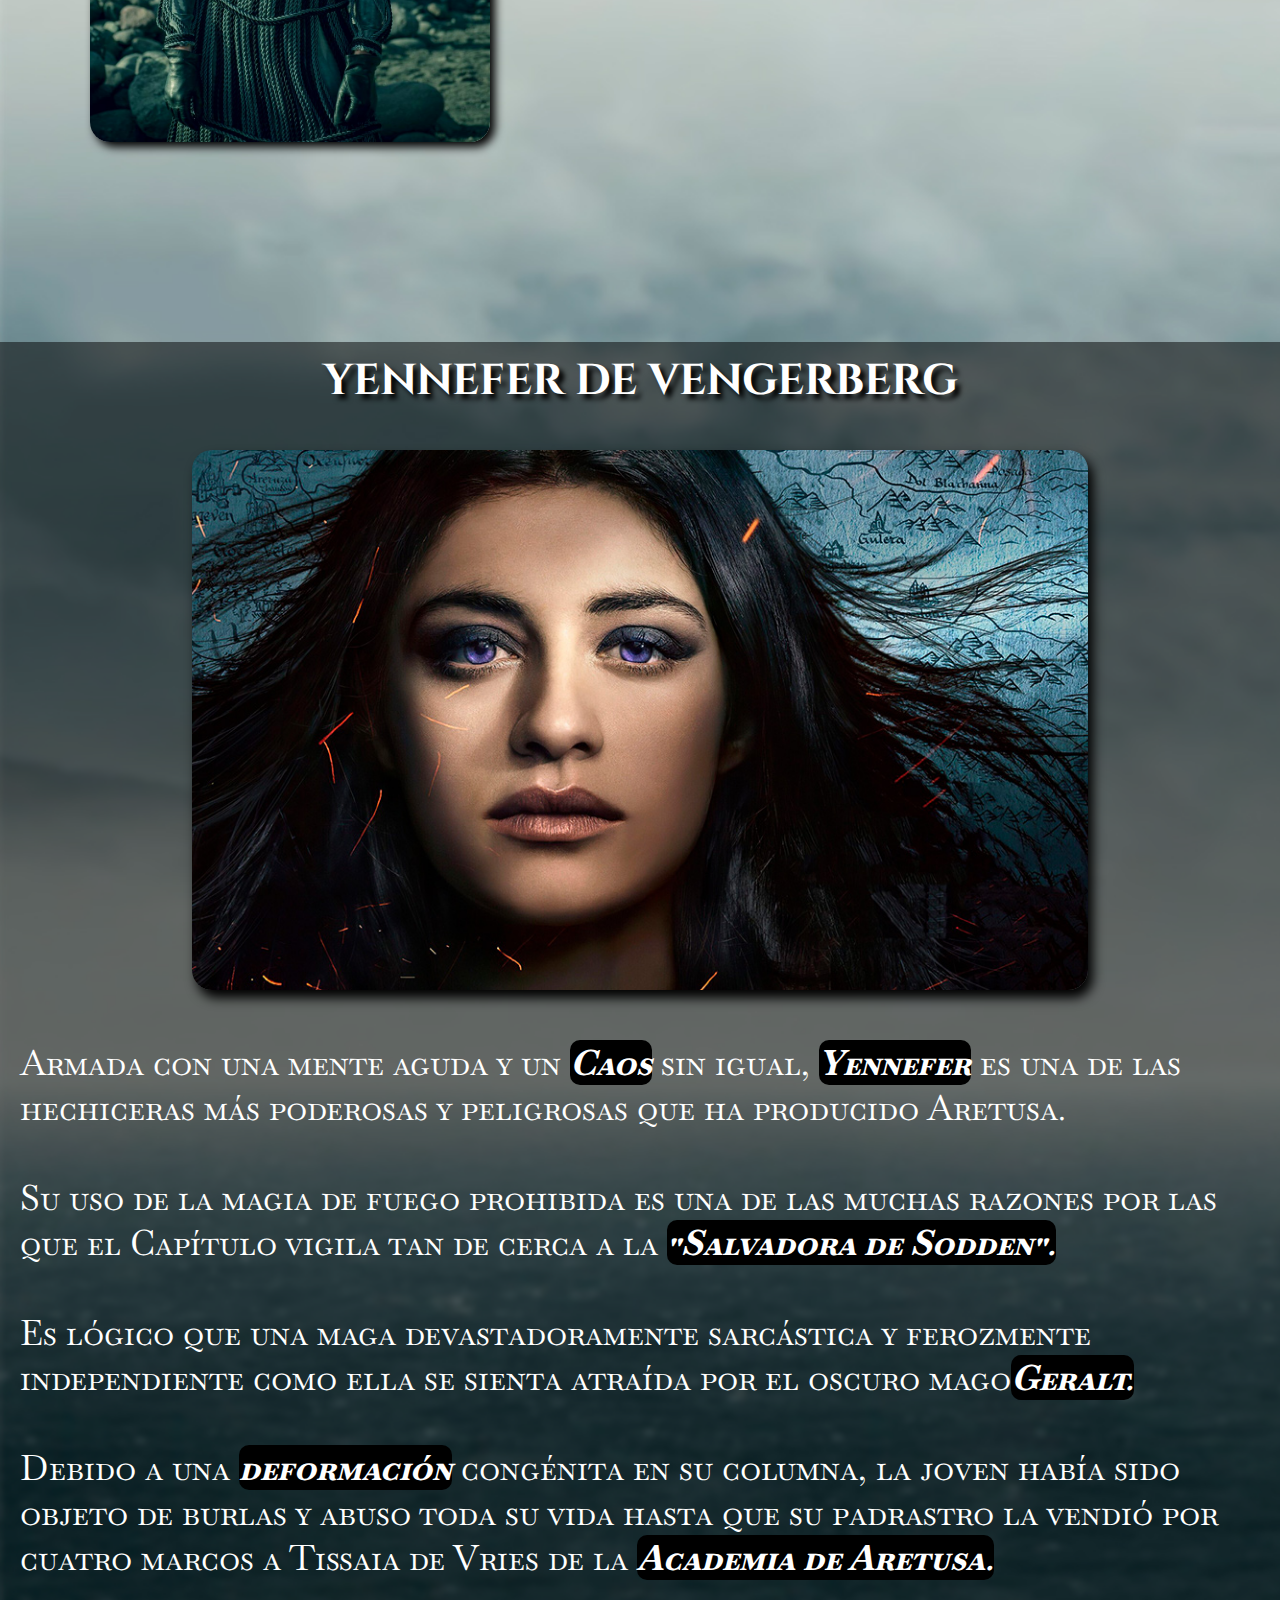
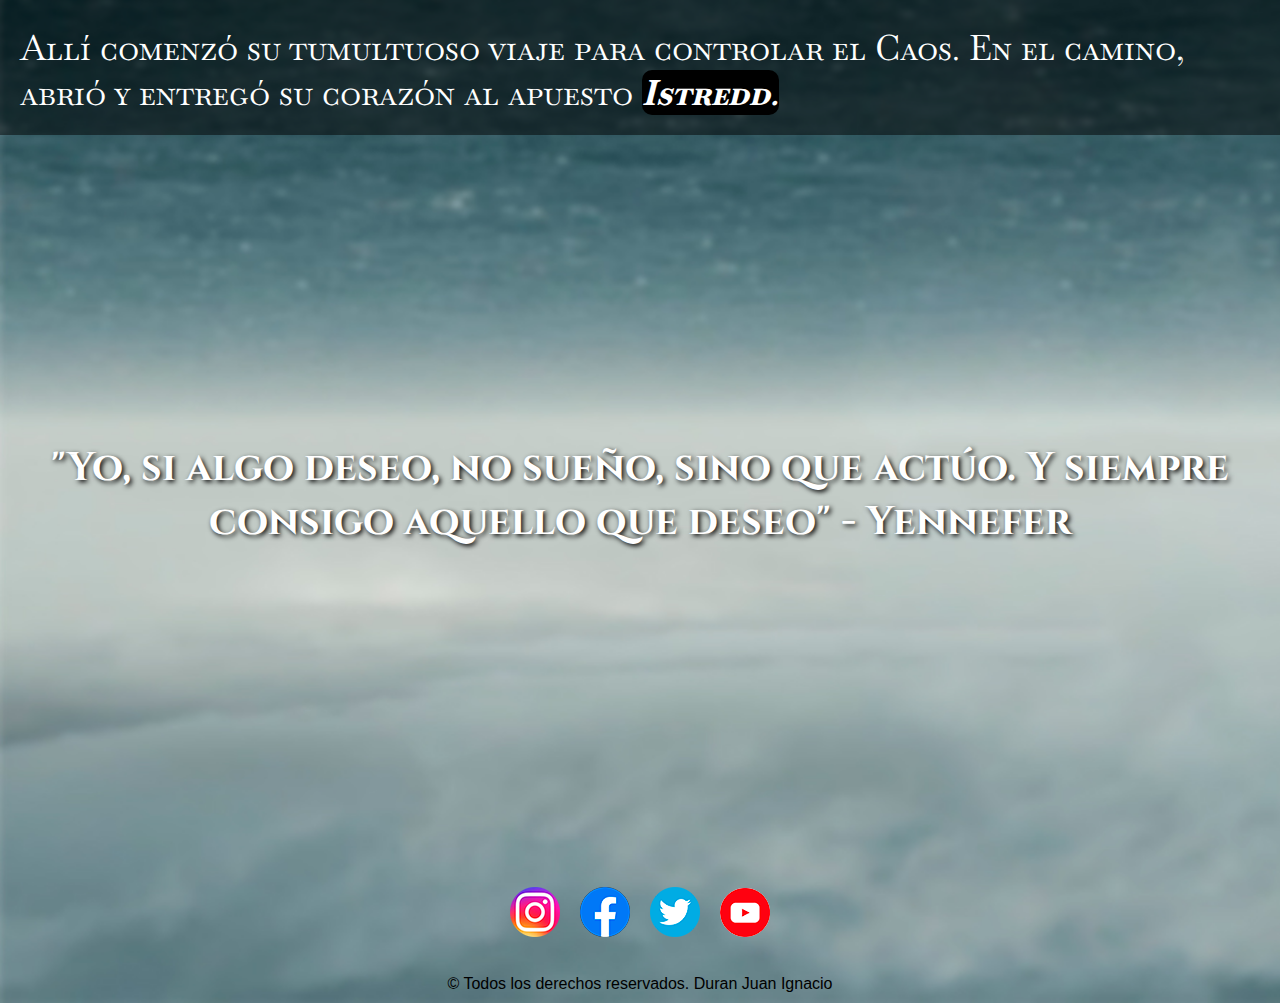
<file: yennefer.html>
<!DOCTYPE html>
<html lang="es">
<head>
    <meta charset="UTF-8">
    <meta http-equiv="X-UA-Compatible" content="IE=edge">
    <meta name="viewport" content="width=device-width, initial-scale=1.0">
    <link href="https://fonts.googleapis.com/css2?family=Rubik&display=swap" rel="stylesheet">
    <link rel="stylesheet" href="https://cdnjs.cloudflare.com/ajax/libs/font-awesome/4.7.0/css/font-awesome.min.css">
    <link rel="stylesheet" href="css/estilos.css">
    <link href="css/lightbox.css" rel="stylesheet" />
    <link rel="preconnect" href="https://fonts.googleapis.com">
    <link rel="preconnect" href="https://fonts.gstatic.com" crossorigin>
    <link href="https://fonts.googleapis.com/css2?family=Baskervville+SC&display=swap" rel="stylesheet">
    <link href="https://fonts.googleapis.com/css2?family=Cinzel:wght@400..900&display=swap" rel="stylesheet">
    <link href="https://fonts.googleapis.com/css2?family=Material+Symbols+Outlined" rel="stylesheet" />
    <link href='https://unpkg.com/boxicons@2.1.4/css/boxicons.min.css' rel='stylesheet'>
    <link rel="stylesheet" href="https://cdnjs.cloudflare.com/ajax/libs/font-awesome/4.7.0/css/font-awesome.min.css">
    <link rel="icon" type="image/png" sizes="16x16" href="imagenes/favicon2.png">
    <title>The Witcher - Yennefer</title>
</head>
<body>
    <header>
        
        <div class="logo">
            <a href="index.html" class="nav-branding"><img src="imagenes/logo.png" alt="Logo The Witcher"></a>
        </div> 

        <a href="javascript:void(0);" class="icon" onclick="myFunction()"><i class="fa fa-bars"></i></a>
        <nav class="nav-bar" id="menu_bar">
           <ul class="nav-menu">
                <li class="nav-item"><a href="index.html" class="nav-link">INICIO</a></li>
                <li class="nav-item"><a href="personajes.html" class="nav-link">PERSONAJES</a></li>
                <li class="nav-item"><a href="galeria.html" class="nav-link">GALERÍA</a></li>
                <li class="nav-item"><a href="temporadas.html" class="nav-link">TEMPORADAS</a></li>
                <li class="nav-item"><a href="extras.html" class="nav-link">EXTRAS</a></li>
                <li class="nav-item"><a href="contacto.html" class="nav-link">CONTACTO</a></li>
                
            </ul>
        </nav>
    </header>


    <section id="inicio-yen">
       <div class="primero-yen">
            <h1>Yennefer<br>"La Hechicera"</h1>
        </div>  
    </section>

    <section id="introduccion-yen">
        <div class="container-yen">
            <div class="contenedor-imagen-yen"></div>
                <div class="texto-yen">
                <h2>YENNEFER</h2>
                <p>
                    "HECHICERA CUARTO ELFO
                    NACIDA EN VENGERBERG. SE
                    LA RECONOCE FÁCILMENTE POR SU PELO NEGRO Y SUS OJOS VIOLETAS."
                </p>
            </div>
        </div> 
    </section>

    <section id="contenido-yen">
        <div class="container-yen">
            <h2 class="titulo-yen">YENNEFER DE VENGERBERG</h2>
            <div class="divisiones-yen">
                   
                        <div class="carta-yen">
                            <img src="imagenes/ps/yen1.jpg" alt="foto de yen"></a>
                        </div>       
                        <div class="parrafo-yen">
                            <p>
                                Armada con una mente aguda y un <span class="resaltar-geralt">Caos</span> sin igual, <span class="resaltar-geralt">Yennefer</span> es una de las hechiceras más poderosas y peligrosas que ha producido Aretusa. 
                                <br><br>Su uso de la magia de fuego prohibida es una de las muchas razones por las que el Capítulo vigila tan de cerca a la <span class="resaltar-geralt">"Salvadora de Sodden".</span> 
                                <br><br>Es lógico que una maga devastadoramente sarcástica y ferozmente independiente como ella se sienta atraída por el oscuro mago<span class="resaltar-geralt">Geralt.</span>
                                <br><br>Debido a una <span class="resaltar-geralt">deformación</span> congénita en su columna, la joven había sido objeto de burlas y abuso toda su vida hasta que su padrastro la vendió por cuatro marcos a Tissaia de Vries de la <span class="resaltar-geralt">Academia de Aretusa.</span>
                                <br><br>Allí comenzó su tumultuoso viaje para controlar el Caos. En el camino, abrió y entregó su corazón al apuesto <span class="resaltar-geralt">Istredd.</span>

                            </p>
                            
                        </div>
                        
            </div>
        </div>
    </section>

    

    <section id="frase">
        <h2>"Yo, si algo deseo, no sueño, sino que actúo. Y siempre consigo aquello que deseo" - Yennefer</h2>
    </section>

    <footer>
        
        <div class="container">
            <a href="https://www.instagram.com/witchernetflix?utm_source=ig_web_button_share_sheet&igsh=ZDNlZDc0MzIxNw==" target="_blank"><img src="imagenes/redes/instagram_mobile.png" alt="Instagram"></a>
            <a href="https://www.facebook.com/TheWitcherEnNetflix/?brand_redir=229625047732276&locale=es_LA" target="_blank"><img src="imagenes/redes/facebook_mobile.png" alt="Facebook"></a>
            <a href="https://x.com/witchernetflix?lang=es" target="_blank"><img src="imagenes/redes/twitter_mobile.png" alt="Twitter"></a>
            <a href="https://www.youtube.com/@Netflix/search?query=the%20witcher" target="_blank"><img src="imagenes/redes/youtube_mobile.png" alt="Youtube"></a>
        </div>
        <p>&copy; Todos los derechos reservados. Duran Juan Ignacio</p>
    </footer>
    <a href="#" class="back-to-top">
        <span class="material-icons">arrow_upward</span>
    </a>
    <script type="text/javascript">
        function myFunction() {
          var x = document.getElementById("menu_bar");
          if (x.className === "") {
            x.className += " responsive";
          } else {
            x.className = "";
          }
        }
    </script>
    <script src="js/lightbox-plus-jquery.min.js"></script>
</body>
</html>
</file>
<file: css/estilos.css>
* {
	padding: 0px;
	margin: 0px;
	box-sizing: border-box;
}

header{
	background-image: url(../imagenes/16002.jpg);
	align-items: center;
	justify-content: space-around;
	flex-wrap: wrap;
	background-color: #ffffff;
	position: sticky;
	top: 0;
	z-index: 1;
}
header div, header a {
	flex: 1 0 50%;
}
header nav {
	flex-basis: 100%;
}
.icon {
	display: block;
	padding-right: 0.6rem;
	text-align: center;
	margin-left: 2%;
	color: black;
}
nav ul {
	display: none;
}
nav.responsive ul {
	display: block;
}
nav.responsive ul li {
	display: block;
	text-align: center;
	padding: 0.5rem;
}
nav.responsive ul li a {
	padding-right: 0;
	color: black;
	text-decoration: none;
	font-size: 1.5rem;
}
nav.responsive ul li a:hover {
	color: white;
	transition: 0.3s ease-in-out;
}
body{
	font-family: "Cinzel", serif;
	margin: 0;
	background-image: url(../imagenes/16002.jpg);
	background-size: cover; 
	background-repeat: no-repeat;

}

.logo{
	display: flex;
	justify-content: center;
	align-items: center;
	
}
.logo img{
	padding: 20px;
	width: 100%;
}


h1{font-size: 3.5em;}
h2{font-size: 2.7em;}
h3{font-size: 2em;}
p{font-size: 1.25em;}

button{
	font-size: 1.5em;
	font-weight: bold;
	padding: 10px 20px;
	border-radius: 10px;
	border: 1px solid rgba(0, 0, 0, 0.5);
	box-shadow: 2px 2px 10px rgba(0, 0, 0, 0.5);
	color:white;
	background-color: #146d79;
}
button:hover{
	background-color: #12626d;
}
.container{
	max-width: 1400px;
	margin: auto;
}

#inicio{
	display: flex;
	align-items: center;
	justify-content: center;
	text-align: center;
	flex-direction: column;
	height: 90vh;
	background-image: linear-gradient(
		0deg,
		rgba(0,0,0,0.5),
		rgba(0,0,0,0.5)
	)
	,url(../imagenes/principal.jpg);
	background-repeat: no-repeat;
	background-size: cover;
	background-position: center center;
}
#inicio h1{
	color: white;
	text-shadow: 5px 5px 5px black;
}


#introduccion .container{
	text-align: center;
	padding: 200px 12px;
	
}
#introduccion .container p{
	font-size: 1.5em;
}

#contenido{
	background-color: rgba(0,0,0,0.5);
	color: white;
	text-align: center;
}

#contenido h2{
	padding-top: 20px;
	font-size: 3em;
	text-shadow: 5px 5px 5px black;
}
.divisiones{
	display: flex;
	flex-direction: column;
	justify-content: center;
	align-items: center;
}
#contenido .carta{
	width: 300px;
	height: 200px;
	overflow: hidden;
	position: relative;
	margin: 30px auto;
	border-radius: 20px;
	box-shadow: 5px 8px 12px black;
}
.carta img{
	
	width: 100%;
	height: 100%;
	object-fit: cover;
	
}

.carta p{
	font-size: 2.5rem;
	color: white;
	position: absolute;
	top: 50%;
	left: 50%;
	transform: translate(-50%, -50%);
	text-shadow: 0 0 8px rgba(0, 0, 0, 0.8);
}

#frase{
	display: flex;
	flex-direction: column;
	justify-content: center;
	align-items: center;
	text-align: center;
	color: white;
	height: 80vh;
}
#frase h2{
	padding: 20px;
	text-shadow: black 2px 2px 10px;
}
footer .container{
	margin-top: 10px;
	
	height: 100px;
	display: flex;
	justify-content: center;
	align-items: center;
}

footer .container a{
	padding: 10px;
}
footer p{
	padding: 10px;
	text-align: center;
	font-family:Arial, Helvetica, sans-serif;
	font-size: 1em;
}
.material-icons {
    font-family: 'Material Symbols Outlined';
    font-weight: normal;
    font-style: normal;
    font-size: 24px;  /* Preferred icon size */
    display: inline-block;
    line-height: 1;
    text-transform: none;
    letter-spacing: normal;
    word-wrap: normal;
    white-space: nowrap;
    direction: ltr;
}
.back-to-top{
    position:fixed;
    top: 52rem;
    right: 1rem;
    display: inline-flex;
    align-items: center;
    justify-content: center;
    background-color: rgba(122, 122, 122, 0.7);
    border-radius: 25px;
    padding: 0.5rem;
    text-decoration: none;
    transition: 0.2s ease-out;
}

.back-to-top span{
    color:#fff;
    font-size: 1.5rem;
    transition: 0.2s ease-out;
}

.back-to-top:hover{
    background-color: #4c7d91;
}
.back-to-top:hover span{
    transform: translateY(-4px);
}
html{
    scroll-behavior: smooth;
}

/*GALERIA RESPONSIVE*/	

#galeria-inicio{
	display: flex;
	align-items: center;
	justify-content: center;
	text-align: center;
	flex-direction: column;
	height: 90vh;
	background-image: linear-gradient(
		0deg,
		rgba(0,0,0,0.5),
		rgba(0,0,0,0.5)
	)
	,url(../imagenes/espada.jpg);
	background-repeat: no-repeat;
	background-size: cover;
	background-position: center center;	
}
#galeria-inicio h1{
	font-size: 4em;
	color: white;
	text-shadow: 5px 5px 5px black;
	
}
#introduccion-galeria .container-galeria{
	text-align: center;
	padding: 200px 12px;
	
}
#introduccion-galeria .container-galeria p{
	font-size: 1.5em;
	color: #ffffff;
	margin-top: 20px;
}
#contenido-galeria{
	background-color: rgba(0,0,0,0.5);
	color: white;
	text-align: center;
}
#contenido-galeria .container{
	padding: 150px 12px;

}
#contenido-galeria h2{
	margin-bottom: 100px;
	font-size: 3em;
	text-shadow: 5px 5px 5px black;
}
.contenedor-imagenes{
	display: flex;
	flex-direction: column;
	justify-content: center;
	align-items: center;
}
.contenedor-imagenes img{
	margin: 15px;
	border-radius: 15%;
	box-shadow: 5px 5px 10px black;
}
.contenedor-imagenes img:hover{
	transform: scale(1.1);
	
	

}

#frase-galeria{
	display: flex;
	flex-direction: column;
	justify-content: center;
	align-items: center;
	text-align: center;
	color: white;
	height: 80vh;
}
#frase-galeria h2{
	text-shadow: black 2px 2px 10px;
}

/*CONTACTO*/
.contacto-titulo{
	display: flex;
	justify-content: center;
	align-items: center;
	text-align: center;
	
}
.cont h3{
	font-size: 3em;
	color: rgb(0, 0, 0);
	;
}
.form{
	width:80%;
	height:500px;

	border-radius:20px;
	box-shadow:0 0 40px -10px #000;
	margin:calc(1vh) auto;
	padding:10px 30px;
	box-sizing:border-box;
	font-family:'Montserrat',sans-serif;
	font-size: 14px;
	position:relative
	
}

h3.contacto{
	margin:10px 0;
	padding-bottom:10px;
	width:150px;
	color:#78788c;
	border-bottom:3px solid #78788c;
	font-size: large;
}

input{
	width:100%;
	margin-top: 30px;
	padding:10px;
	box-sizing:border-box;
	background:none;
	outline:none;
	resize:none;
	border:0;
	transition:all .3s;
	border-bottom:2px solid #bebed2
}

input:focus{
	border-bottom:2px solid #78788c
}

button{
	padding:8px 12px;
	margin:50px 0 0;
	border:2px solid #78788c;
	background:#5a5a6e;color:#ffffff;
	cursor:pointer;
	transition:all .3s;
}

button:hover{
	background:#78788c;
	color:#fff;
}

div.pie_contacto{
	position:absolute;
	bottom:-15px;
	right:-6%;
	background:#50505a;
	color:#fff;
	width:420px;
	padding:16px 4px 16px 0;
	border-radius:6px;
	box-shadow:10px 10px 40px -14px #000;
}

div.pie_contacto span{
	margin:0 5px 0 15px;
}

/*PERSONAJES*/
#inicio-personajes{
	display: flex;
	align-items: center;
	justify-content: center;
	text-align: center;
	flex-direction: column;
	height: 90vh;
	background-image: linear-gradient(
		0deg,
		rgba(0,0,0,0.5),
		rgba(0,0,0,0.5)
	)
	,url(../imagenes/ps/prota.jpg);
	background-repeat: no-repeat;
	background-size: cover;
	background-position: center center;
}
#inicio-personajes h1{
	font-size: 3em;
	text-align: center;
	color: white;
	text-shadow: 5px 5px 5px black;
}
#contenido-personajes{
	background-color: rgba(0,0,0,0.5);
	color: white;
	text-align: center;
}

#contenido-personajes h2{
	padding-top: 20px;
	font-size: 3em;
	text-shadow: 5px 5px 5px black;
}
.divisiones-personajes{
	display: flex;
	flex-direction: column;
	justify-content: center;
	align-items: center;
}
#contenido-personajes .carta-personajes{
	width: 400px;
	height: 300px;
	overflow: hidden;
	position: relative;
	margin: 30px auto;
	border-radius: 20px;
	box-shadow: 5px 8px 12px black;
}
.carta-personajes img{
	
	width: 100%;
	height: 100%;
	object-fit: cover;
	
}

.carta-personajes p{
	font-size: 2.5rem;
	color: white;
	position: absolute;
	top: 50%;
	left: 50%;
	transform: translate(-50%, -50%);
	text-shadow: 0 0 8px rgba(0, 0, 0, 0.8);
}

/*GERALT*/
#inicio-geralt{
	display: flex;
	align-items: center;
	justify-content: center;
	text-align: center;
	flex-direction: column;
	height: 90vh;
	background-image: url(../imagenes/galeria/inicio-geralt.jpg);
	background-repeat: no-repeat;
	background-size: cover;
	background-position: center center;
}
#inicio-geralt h1{
	color: white;
	text-shadow: 5px 5px 5px black;
}


#introduccion-geralt .container-geralt{
	text-align: center;
	padding: 200px 12px;
	
}
#introduccion-geralt .container-geralt p{
	font-size: 1.5em;
	color: white;
}
#contenido-geralt{
	background-color: rgba(0,0,0,0.5);
	color: white;
	text-align: center;
	
}
#contenido-geralt h2{
	padding: 10px;
	text-shadow: 5px 5px 5px black;
}
#contenido-geralt p{
	font-family: "Baskervville SC", serif;
	padding: 10px;
	font-size: 1.7rem;
	text-align: left;
}

#contenido-geralt .carta-geralt{
	width: 100%;
	height: 50vh;
	overflow: hidden;
	position: relative;
	margin: 30px auto;

	box-shadow: 5px 8px 12px black;
}
.carta-geralt img{
	
	width: 100%;
	height: 100%;
	object-fit: cover;
	
}
.resaltar-geralt{
	font-weight: bold;
	font-style: italic;
	background-color: #000000;
	border-radius: 10px;
}
/*YENNEFFER*/
#inicio-yen{
	display: flex;
	align-items: center;
	justify-content: center;
	text-align: center;
	flex-direction: column;
	height: 90vh;
	background-image: url(../imagenes/ps/yen3.jpg);
	background-repeat: no-repeat;
	background-size: cover;
	background-position: center center;
}
#inicio-yen h1{
	margin-top: 300px;
	color: white;
	text-shadow: 5px 5px 5px black;
}


#introduccion-yen .container-yen{
	text-align: center;
	padding: 200px 12px;
	
}
#introduccion-yen .container-yen p{
	font-size: 1.5em;
	color: white;
}
#contenido-yen{
	background-color: rgba(0,0,0,0.5);
	color: white;
	text-align: center;
	
}
#contenido-yen h2{
	padding: 10px;
	text-shadow: 5px 5px 5px black;
}
#contenido-yen p{
	font-family: "Baskervville SC", serif;
	padding: 10px;
	font-size: 1.7rem;
	text-align: left;
}

#contenido-yen .carta-yen{
	width: 100%;
	height: 50vh;
	overflow: hidden;
	position: relative;
	margin: 30px auto;

	box-shadow: 5px 8px 12px black;
}
.carta-yen img{
	
	width: 100%;
	height: 100%;
	object-fit: cover;
	
}
/*CIRI*/
#inicio-ciri{
	display: flex;
	align-items: center;
	justify-content: center;
	text-align: center;
	flex-direction: column;
	height: 90vh;
	background-image: url(../imagenes/ps/inicio-ciri.jpg);
	background-repeat: no-repeat;
	background-size: cover;
	background-position: center center;
}
#inicio-ciri h1{
	margin-top: 400px;
	padding: 20px;
	color: white;
	text-shadow: 5px 5px 5px black;
}


#introduccion-ciri .container-ciri{
	text-align: center;
	padding: 200px 12px;
	
}
#introduccion-ciri .container-ciri p{
	font-size: 1.5em;
	color: white;
}
#contenido-ciri{
	background-color: rgba(0,0,0,0.5);
	color: white;
	text-align: center;
	
}
#contenido-ciri h2{
	padding: 10px;
	text-shadow: 5px 5px 5px black;
}
#contenido-ciri p{
	font-family: "Baskervville SC", serif;
	padding: 10px;
	font-size: 1.7rem;
	text-align: left;
}

#contenido-ciri .carta-ciri{
	width: 100%;
	height: 50vh;
	overflow: hidden;
	position: relative;
	margin: 30px auto;

	box-shadow: 5px 8px 12px black;
}
.carta-ciri img{
	
	width: 100%;
	height: 100%;
	object-fit: cover;
	
}
/*JASKIER*/
#inicio-jaskier{
	display: flex;
	align-items: center;
	justify-content: center;
	text-align: center;
	flex-direction: column;
	height: 90vh;
	background-image: url(../imagenes/ps/jaskier3.jpg);
	background-repeat: no-repeat;
	background-size: cover;
	background-position: center center;
}
#inicio-jaskier h1{
	color: white;
	text-shadow: 5px 5px 5px black;
}


#introduccion-jaskier .container-jaskier{
	text-align: center;
	padding: 200px 12px;
	
}
#introduccion-jaskier .container-jaskier p{
	font-size: 1.5em;
	color: white;
}
#contenido-jaskier{
	background-color: rgba(0,0,0,0.5);
	color: white;
	text-align: center;
	
}
#contenido-jaskier h2{
	padding: 10px;
	text-shadow: 5px 5px 5px black;
}
#contenido-jaskier p{
	font-family: "Baskervville SC", serif;
	padding: 10px;
	font-size: 1.7rem;
	text-align: left;
}

#contenido-jaskier .carta-jaskier{
	width: 100%;
	height: 50vh;
	overflow: hidden;
	position: relative;
	margin: 30px auto;

	box-shadow: 5px 8px 12px black;
}
.carta-jaskier img{
	
	width: 100%;
	height: 100%;
	object-fit: cover;
	
}

/*TEMPORADAS*/
#inicio-temporadas{
	display: flex;
	align-items: center;
	justify-content: center;
	text-align: center;
	flex-direction: column;
	height: 90vh;
	background-image: linear-gradient(
		0deg,
		rgba(0,0,0,0.5),
		rgba(0,0,0,0.5)
	)
	,url(../imagenes/ps/temporadas.jpg);
	background-repeat: no-repeat;
	background-size: cover;
	background-position: center center;
}
#inicio-temporadas h1{
	font-size: 3em;
	text-align: center;
	color: white;
	text-shadow: 5px 5px 5px black;
}
#contenido-temporadas{
	background-color: rgba(0,0,0,0.5);
	color: white;
	text-align: center;
	
}
#contenido-temporadas h2{
	margin-top: 50px;
	padding: 20px;
	text-shadow: 5px 5px 5px black;
}
#contenido-temporadas p{
	font-family: "Baskervville SC", serif;
	padding: 10px;
	font-size: 1.7rem;
	text-align: left;
}

#contenido-temporadas .carta-temporadas{
	width: 100%;
	height: 50vh;
	overflow: hidden;
	position: relative;
	margin: 30px auto;

	box-shadow: 5px 8px 12px black;
}
.carta-temporadas img{
	
	width: 100%;
	height: 100%;
	object-fit: cover;
	
}
.parrafo-temporadas p{
	font-family: "Baskervville SC", serif;

}
/*CONTACTO*/
#inicio-contacto{
	display: flex;
	align-items: center;
	justify-content: center;
	text-align: center;
	flex-direction: column;
	height: 90vh;
	background-image: linear-gradient(
		0deg,
		rgba(0,0,0,0.5),
		rgba(0,0,0,0.5)
	)
	,url(../imagenes/ps/CONTACTO.jpg);
	background-repeat: no-repeat;
	background-size: cover;
	background-position: center center;
}
#inicio-contacto h1{
	
	font-size: 3em;
	text-align: center;
	color: white;
	text-shadow: 5px 5px 5px black;
}
/*EXTRAS*/
#inicio-extras{
	display: flex;
	align-items: center;
	justify-content: center;
	text-align: center;
	flex-direction: column;
	height: 90vh;
	background-image: linear-gradient(
		0deg,
		rgba(0,0,0,0.5),
		rgba(0,0,0,0.5)
	)
	,url(../imagenes/ps/EXTRAS.jpg);
	background-repeat: no-repeat;
	background-size: cover;
	background-position: center center;
}
#inicio-extras h1{
	font-size: 3em;
	text-align: center;
	color: white;
	text-shadow: 5px 5px 5px black;
}





/*MEDIA DESKSTOP*/
@media (min-width: 481px) { 
	header{
		background-image: url(../imagenes/16002.jpg);
		background-position:center center;
		background-repeat: no-repeat;
		background-size: cover;
		/*position:fixed;
		z-index: 1;
		width: 100%;*/
		
			
	}
	
	.icon{
		display: none;
	}
	li{
		list-style: none;
	}
	a{
		color: black;
		text-decoration: none;
	}
	.logo{
		display: flex;
		justify-content: center;
		align-items: center;
		
	}
	.logo img{
		width:1000px;
		height: 150px;
		margin-top: 0px;
		margin-left: 22%;
		

		
	}
	.nav-bar{
		min-height: 70px;
		display: flex;
		justify-content: space-between;
		align-items:center;
		padding: 0 24px;
		
		
		
	}
	.nav-menu{
		display: flex;
		justify-content: space-between;
		width: 100%;
		font-size: 1.6em;
		margin-top: 30px;
		
	}
	.nav-menu li a{
		padding-right:80px;
		padding-left:80px;
	}
	
	.nav-branding{
		font-size: 2rem;
	}
	.nav-link{
		transition: 0.7s ease;
		

	}
	
	.nav-link:hover{
		color:white; 
	}
	
	#inicio{
		width: 100%;
		height: 90vh;
		display: flex;
		justify-content: center;
		align-items: center;
		color: #ffffff;
		font-size: 2em;
		text-shadow: 5px 5px 5px black;

		background-image: linear-gradient(
			0deg,
			rgba(0,0,0,0.5),
			rgba(0,0,0,0.5)
		)
		,url(../imagenes/principal.jpg);
		background-repeat: no-repeat;
		background-size:cover;
		background-position:center center;
		
	}
	#inicio h1{
		font-size: 2.5em;
	}

	#introduccion .container{
		display: flex;
		justify-content: center;
		
	}
	#introduccion .texto{
		width: 50%;
		text-align: initial;
		padding: 0px 30px;
		max-width: 600px;
		display: flex;
		justify-content: center;
		flex-direction: column;
		margin-left: 100px;
		
		
	}
	#introduccion h2{
		font-size: 4em;
		
		
	}
	#introduccion .texto p{
		font-size: 1.5em;
		color: black; 
	}
	#introduccion .contenedor-imagen{
		background-image:url(../imagenes/inicio.jpg);
		background-size: cover;
		background-position: center center;
		border-radius: 20px;
		box-shadow: 5px 5px 10px;
		height: 500px;
		width: 400px;
	}

	#contenido .divisiones{
		display: flex;
		flex-direction: row;
		justify-content: center;
		align-items: center;
		height: 90vh;
	}
	.titulo{
		padding-top: 100px;
		
		text-shadow: 5px 5px 10px black;
	}
	
	#contenido .carta{
		width: 400px;
		height: 600px;
		overflow: hidden;
		position: relative;
		margin: 70px auto;
		border-radius: 20px;
		box-shadow: 5px 8px 12px black;
		transition: all 0.3s ease-in-out;
	}
	.carta img{
		
		width: 100%;
		height: 100%;
		object-fit: cover;
		
	}
	
	.carta p{
		font-size: 3rem;
		color: white;
		position: absolute;
		top: 50%;
		left: 50%;
		transform: translate(-50%, -50%);
		text-shadow: 0 0 8px rgba(0, 0, 0, 0.8);
	}
	.carta:hover{
		transform: scale(1.1);
	}
	
	#frase h2{
		text-shadow: black 2px 2px 5px;
		font-size: 2.5em;
		text-align: center;

	}
	
	.material-icons {
		font-family: 'Material Symbols Outlined';
		font-weight: normal;
		font-style: normal;
		font-size: 24px;  /* Preferred icon size */
		display: inline-block;
		line-height: 1;
		text-transform: none;
		letter-spacing: normal;
		word-wrap: normal;
		white-space: nowrap;
		direction: ltr;
	}
	.back-to-top{
		position:fixed;
		top: 55rem;
		right: 2rem;
		display: inline-flex;
		align-items: center;
		justify-content: center;
		background-color: rgba(0, 0, 0, 0.7);
		border-radius: 25px;
		padding: 0.5rem;
		text-decoration: none;
		transition: 0.2s ease-out;
	}
	
	.back-to-top span{
		color:#fff;
		font-size: 2rem;
		transition: 0.2s ease-out;
	}
	
	.back-to-top:hover{
		background-color: #365664;
	}
	.back-to-top:hover span{
		transform: translateY(-4px);
	}
	html{
		scroll-behavior:smooth;
	} 
	

	/*GALERIA*/
	#galeria-inicio{
		
		width: 100%;
		height: 90vh;
		display: flex;

		color: #ffffff;
		font-size: 1.2em;
		align-items:start;

		background-image: linear-gradient(
			0deg,
			rgba(0,0,0,0.5),
			rgba(0,0,0,0.5)
		)
		,url(../imagenes/espada.jpg);
		background-repeat: no-repeat;
		background-size: cover;
		background-position: center center;	
	}
	
	#galeria-inicio h1{
		color: white;
		margin: 50px;
		margin-top: 350px;
		text-shadow: 5px 5px 5px black;
		
		
	}
	#introduccion-galeria .container-galeria{
		display: flex;
		justify-content: center;
		
	}
	#introduccion-galeria .texto-galeria{
		width: 50%;
		text-align: initial;
		padding: 0px 30px;
		max-width: 600px;
		display: flex;
		justify-content: center;
		flex-direction: column;
		margin-left: 100px;
		
		
	}
	#introduccion-galeria h2{
		font-size: 4em;
		
		
		
	}
	#introduccion-galeria .texto-galeria p{
		font-size: 1.5em;
		color: black; 
	}
	#introduccion-galeria .contenedor-imagen-galeria{
		background-image:url(../imagenes/yennefer2.jpg);
		background-size: cover;
		background-position: center center;
		border-radius: 20px;
		box-shadow: 5px 5px 10px;
		height: 500px;
		width: 400px;
	}

	#contenido-galeria{
		background-color: rgba(0,0,0,0.3);
		color: white;
		text-align: center;
	}
	#contenido-galeria .container{
		padding: 150px 12px;
	
	}
	#contenido-galeria h2{
		margin-bottom: 100px;
		font-size: 3em;
		text-shadow: 5px 5px 5px black;
	}
	.contenedor-imagenes{
		display: flex;
		flex-direction: row;
		flex-wrap: wrap;
	}
	.contenedor-imagenes img{
		margin: 15px;
		border-radius: 15%;
		box-shadow: 5px 5px 10px black;
	}
	.contenedor-imagenes img:hover{
		transform: scale(1.1);
		transition: all 0.3s ease-in-out;
		
		
	
	}
	
	#frase-galeria h2{
		text-shadow: black 2px 2px 5px;
		font-size: 2.5em;
		text-align: center;
		
	}





	/*CONTACTO*/
	#seccion-formulario{
		height: 700px;
		background-color: rgba(0,0,0,0.3);

	}
	.contacto-titulo{
		display: flex;
		justify-content: center;
		align-items: center;
		text-align: center;
		
	}
	.cont h3{
		padding: 30px;
		font-size: 3em;
		color: rgb(0, 0, 0);
		
	}
	.form{
		width:80%;
		height:500px;
		background-image:url(../imagenes/juntos.jpg);
		background-position-y: -50px;
		background-repeat: no-repeat;
		background-size: cover;

		border-radius:20px;
		box-shadow:0 0 40px -10px #000;
		margin:calc(1vh) auto;
		padding:10px 30px;
		box-sizing:border-box;
		font-family:'Montserrat',sans-serif;
		font-size: 14px;
		position:relative
		
	}
	
	h3.contacto{
		margin:10px 0;
		padding-bottom:10px;
		width:150px;
		color:#78788c;
		border-bottom:3px solid #78788c;
		font-size: large;
	}
	
	input{
		width:100%;
		margin-top: 30px;
		padding:10px;
		box-sizing:border-box;
		background:none;
		outline:none;
		resize:none;
		border:0;
		transition:all .3s;
		border-bottom:2px solid #bebed2
		
	}
	
	input:focus{
		border-bottom:2px solid #78788c
	}
	
	button{
		padding:8px 12px;
		margin:50px 0 0;
		border:2px solid #78788c;
		background:#5a5a6e;color:#ffffff;
		cursor:pointer;
		transition:all .3s;
	}
	
	button:hover{
		background:#78788c;
		color:#fff;
	}
	
	div.pie_contacto{
		position:absolute;
		bottom:-15px;
		right:30%;
		background:#50505a;
		color:#fff;
		width:420px;
		padding:16px 4px 16px 0;
		border-radius:6px;
		box-shadow:10px 10px 40px -14px #000;
	}
	
	div.pie_contacto span{
		margin:0 5px 0 15px;
	}
	
	/*PERSONAJES*/
	#inicio-personajes{
		width: 100%;
		height: 90vh;
		display: flex;
		justify-content: center;
		align-items: center;
		color: #ffffff;
		font-size: 2em;
		text-shadow: 5px 5px 5px black;

		background-image: linear-gradient(
			0deg,
			rgba(0,0,0,0.5),
			rgba(0,0,0,0.5)
		)
		,url(../imagenes/ps/prota.jpg);
		background-repeat: no-repeat;
		background-size:cover;
		background-position:center center;
		
	}
	#inicio-personajes h1{
		text-align: center;
		padding: 20px;
		font-size: 2em;
	}
	#contenido-personajes .divisiones-personajes{
		display: flex;
		flex-direction: row;
		justify-content: center;
		align-items: center;
		height: 70vh;
	}
	.titulo-personajes{
		padding-top: 10px;
		text-shadow: 5px 5px 10px black;
	}
	
	#contenido-personajes .carta-personajes{
		width: 380px;
		height: 550px;
		overflow: hidden;
		position: relative;
		margin: 70px auto;
		border-radius: 20px;
		box-shadow: 5px 8px 12px black;
		transition: all 0.3s ease-in-out;
	}
	.carta-personajes img{
		
		width: 100%;
		height: 100%;
		object-fit: cover;
		
	}
	
	.carta-personajes p{
		font-size: 3rem;
		color: white;
		position: absolute;
		top: 50%;
		left: 50%;
		transform: translate(-50%, -50%);
		text-shadow: 0 0 8px rgba(0, 0, 0, 0.8);
	}
	.carta-personajes:hover{
		transform: scale(1.1);
	}
	/*GERALT*/
	#inicio-geralt{
		width: 100%;
		height: 90vh;
		display: flex;
		justify-content: center;
		align-items: center;
		color: #ffffff;
		font-size: 2em;
		text-shadow: 5px 5px 5px black;

		background-image: url(../imagenes/galeria/inicio-geralt.jpg);
		background-repeat: no-repeat;
		background-size:cover;
		background-position:center center;
		
	}
	#inicio-geralt h1{
		font-size: 2.5em;
	}

	#introduccion-geralt .container-geralt{
		display: flex;
		justify-content: center;
		
	}
	#introduccion-geralt .texto-geralt{
		width: 50%;
		text-align: initial;
		padding: 0px 30px;
		max-width: 600px;
		display: flex;
		justify-content: center;
		flex-direction: column;
		margin-left: 100px;
		
		
	}
	#introduccion-geralt h2{
		font-size: 4em;
		
		
	}
	#introduccion-geralt .texto-geralt p{
		font-size: 1.5em;
		color: black; 
	}
	#introduccion-geralt .contenedor-imagen-geralt{
		background-image:url(../imagenes/inicio.jpg);
		background-size: cover;
		background-position: center center;
		border-radius: 20px;
		box-shadow: 5px 5px 10px;
		height: 500px;
		width: 400px;
	}
	#contenido-geralt{
		background-color: rgba(0,0,0,0.5);
		color: white;
		text-align: center;
		
	}
	#contenido-geralt h2{
		padding: 10px;
		text-shadow: 5px 5px 5px black;
	}
	#contenido-geralt p{
		font-family: "Baskervville SC", serif;
		padding: 20px;
		font-size: 2.2rem;
		text-align: left;
	}

	#contenido-geralt .carta-geralt{
		width: 70%;
		height: 60vh;
		border-radius: 20px;

		box-shadow: 5px 8px 12px black;
	}
	.carta-geralt img{
		
		width: 100%;
		height: 100%;
		object-fit: cover;
		
		
	}
	.resaltar-geralt{
		font-weight: bold;
		font-style: italic;
		background-color: #000000;
		border-radius: 10px;
	}
	/*CIRI*/
	#inicio-ciri{
		width: 100%;
		height: 90vh;
		display: flex;
		justify-content: center;
		align-items: center;
		color: #ffffff;
		font-size: 2em;
		text-shadow: 5px 5px 5px black;

		background-image: url(../imagenes/ps/inicio-ciri.jpg);
		background-repeat: no-repeat;
		background-size:cover;
		background-position:center center;
		
	}
	#inicio-ciri h1{
		
		font-size: 2.5em;
	}

	#introduccion-ciri .container-ciri{
		display: flex;
		justify-content: center;
		
	}
	#introduccion-ciri .texto-ciri{
		width: 50%;
		text-align: initial;
		padding: 0px 30px;
		max-width: 600px;
		display: flex;
		justify-content: center;
		flex-direction: column;
		margin-left: 100px;
		
		
	}
	#introduccion-ciri h2{
		font-size: 4em;
		
		
	}
	#introduccion-ciri .texto-ciri p{
		font-size: 1.5em;
		color: black; 
	}
	#introduccion-ciri .contenedor-imagen-ciri{
		background-image:url(../imagenes/galeria/ciri.jpg);
		background-size: cover;
		background-position: center center;
		border-radius: 20px;
		box-shadow: 5px 5px 10px;
		height: 500px;
		width: 400px;
	}
	#contenido-ciri{
		background-color: rgba(0,0,0,0.5);
		color: white;
		text-align: center;
		
	}
	#contenido-ciri h2{
		padding: 10px;
		text-shadow: 5px 5px 5px black;
	}
	#contenido-ciri p{
		font-family: "Baskervville SC", serif;
		padding: 20px;
		font-size: 2.2rem;
		text-align: left;
	}

	#contenido-ciri .carta-ciri{
		width: 70%;
		height: 60vh;
		border-radius: 20px;

		box-shadow: 5px 8px 12px black;
	}
	.carta-ciri img{
		
		width: 100%;
		height: 100%;
		object-fit: cover;
		
		
	}
	.resaltar-ciri{
		font-weight: bold;
		font-style: italic;
		background-color: #000000;
		border-radius: 10px;
	}
	/*YENNEFFER*/
	#inicio-yen{
		width: 100%;
		height: 90vh;
		display: flex;
		justify-content: center;
		align-items: center;
		color: #ffffff;
		font-size: 2em;
		text-shadow: 5px 5px 5px black;

		background-image: url(../imagenes/ps/yen3.jpg);
		background-repeat: no-repeat;
		background-size:cover;
		background-position:center center;
		
	}
	#inicio-yen h1{
		font-size: 2.5em;
	}

	#introduccion-yen .container-yen{
		display: flex;
		justify-content: center;
		
	}
	#introduccion-yen .texto-yen{
		width: 50%;
		text-align: initial;
		padding: 0px 30px;
		max-width: 600px;
		display: flex;
		justify-content: center;
		flex-direction: column;
		margin-left: 100px;
		
		
	}
	#introduccion-yen h2{
		font-size: 4em;
		
		
	}
	#introduccion-yen .texto-yen p{
		
		font-size: 1.5em;
		color: black; 
	}
	#introduccion-yen .contenedor-imagen-yen{
		background-image:url(../imagenes/yennefer2.jpg);
		background-size: cover;
		background-position: center center;
		border-radius: 20px;
		box-shadow: 5px 5px 10px;
		height: 500px;
		width: 400px;
	}
	#contenido-yen{
		background-color: rgba(0,0,0,0.5);
		color: white;
		text-align: center;
		
	}
	#contenido-yen h2{
		padding: 10px;
		text-shadow: 5px 5px 5px black;
	}
	#contenido-yen p{
		font-family: "Baskervville SC", serif;
		padding: 20px;
		font-size: 2.2rem;
		text-align: left;
	}

	#contenido-yen .carta-yen{
		width: 70%;
		height: 60vh;
		border-radius: 20px;

		box-shadow: 5px 8px 12px black;
	}
	.carta-yen img{
		
		width: 100%;
		height: 100%;
		object-fit: cover;
		
		
	}
	.resaltar-yen{
		font-weight: bold;
		font-style: italic;
		background-color: #000000;
		border-radius: 10px;
	}
	/*jaskier*/
	#inicio-jaskier{
		width: 100%;
		height: 90vh;
		display: flex;
		justify-content: center;
		align-items: center;
		color: #ffffff;
		font-size: 2em;
		text-shadow: 5px 5px 5px black;

		background-image: url(../imagenes/ps/jaskier3.jpg);
		background-repeat: no-repeat;
		background-size:cover;
		background-position:center center;
		
	}
	#inicio-jaskier h1{
		font-size: 2.5em;
	}

	#introduccion-jaskier .container-jaskier{
		display: flex;
		justify-content: center;
		
	}
	#introduccion-jaskier .texto-jaskier{
		width: 50%;
		text-align: initial;
		padding: 0px 30px;
		max-width: 600px;
		display: flex;
		justify-content: center;
		flex-direction: column;
		margin-left: 100px;
		
		
	}
	#introduccion-jaskier h2{
		font-size: 4em;
		
		
	}
	#introduccion-jaskier .texto-jaskier p{
		font-size: 1.5em;
		color: black; 
	}
	#introduccion-jaskier .contenedor-imagen-jaskier{
		background-image:url(../imagenes/ps/jaskier2.jpg);
		background-size: cover;
		background-position: center center;
		border-radius: 20px;
		box-shadow: 5px 5px 10px;
		height: 500px;
		width: 400px;
	}
	#contenido-jaskier{
		background-color: rgba(0,0,0,0.5);
		color: white;
		text-align: center;
		
	}
	#contenido-jaskier h2{
		padding: 10px;
		text-shadow: 5px 5px 5px black;
	}
	#contenido-jaskier p{
		font-family: "Baskervville SC", serif;
		padding: 20px;
		font-size: 2.2rem;
		text-align: left;
	}

	#contenido-jaskier .carta-jaskier{
		width: 70%;
		height: 60vh;
		border-radius: 20px;

		box-shadow: 5px 8px 12px black;
	}
	.carta-jaskier img{
		
		width: 100%;
		height: 100%;
		object-fit: cover;
		
		
	}
	.resaltar-jaskier{
		font-weight: bold;
		font-style: italic;
		background-color: #000000;
		border-radius: 10px;
	}
	/*TEMPORADAS*/
	#inicio-temporadas{
		width: 100%;
		height: 90vh;
		display: flex;
		justify-content: center;
		align-items: center;
		color: #ffffff;
		font-size: 2em;
		text-shadow: 5px 5px 5px black;

		background-image: linear-gradient(
			0deg,
			rgba(0,0,0,0.5),
			rgba(0,0,0,0.5)
		)
		,url(../imagenes/ps/temporadas.jpg);
		background-repeat: no-repeat;
		background-size:cover;
		background-position:center center;
		
	}
	#inicio-temporadas h1{
		text-align: center;
		padding: 20px;
		font-size: 2em;
	}
	#contenido-temporadas{
		background-color: rgba(0,0,0,0.5);
		color: white;
		text-align: center;
		
	}
	#contenido-temporadas h2{
		margin-top: 50px;
		padding: 20px;
		text-shadow: 5px 5px 5px black;
	}
	#contenido-temporadas p{
		font-family: "Baskervville SC", serif;
		padding: 20px;
		font-size: 2.2rem;
		text-align: left;
	}

	#contenido-temporadas .carta-temporadas{
		width: 70%;
		height: 60vh;
		
		border-radius: 20px;

		box-shadow: 5px 8px 12px black;
	}
	.carta-temporadas img{
		
		width: 100%;
		height: 100%;
		object-fit: cover;
		
	}

	/*EXTRAS*/
	#inicio-extras{
		width: 100%;
		height: 90vh;
		display: flex;
		justify-content: center;
		align-items: center;
		color: #ffffff;
		font-size: 2em;
		text-shadow: 5px 5px 5px black;

		background-image: linear-gradient(
			0deg,
			rgba(0,0,0,0.5),
			rgba(0,0,0,0.5)
		)
		,url(../imagenes/ps/EXTRAS.jpg);
		background-repeat: no-repeat;
		background-size:cover;
		background-position:center center;
		
	}
	#inicio-extras h1{
		text-align: center;
		padding: 20px;
		font-size: 2em;
	}
	/*CONTACTO*/
	#inicio-contacto{
		width: 100%;
		height: 90vh;
		display: flex;
		justify-content: center;
		align-items: center;
		color: #ffffff;
		font-size: 2em;
		text-shadow: 5px 5px 5px black;

		background-image: linear-gradient(
			0deg,
			rgba(0,0,0,0.5),
			rgba(0,0,0,0.5)
		)
		,url(../imagenes/ps/CONTACTO.jpg);
		background-repeat: no-repeat;
		background-size:cover;
		background-position:center center;
		
	}
	#inicio-contacto h1{
		text-align: center;
		padding: 20px;
		font-size: 2em;
	}
	
}
</file>
